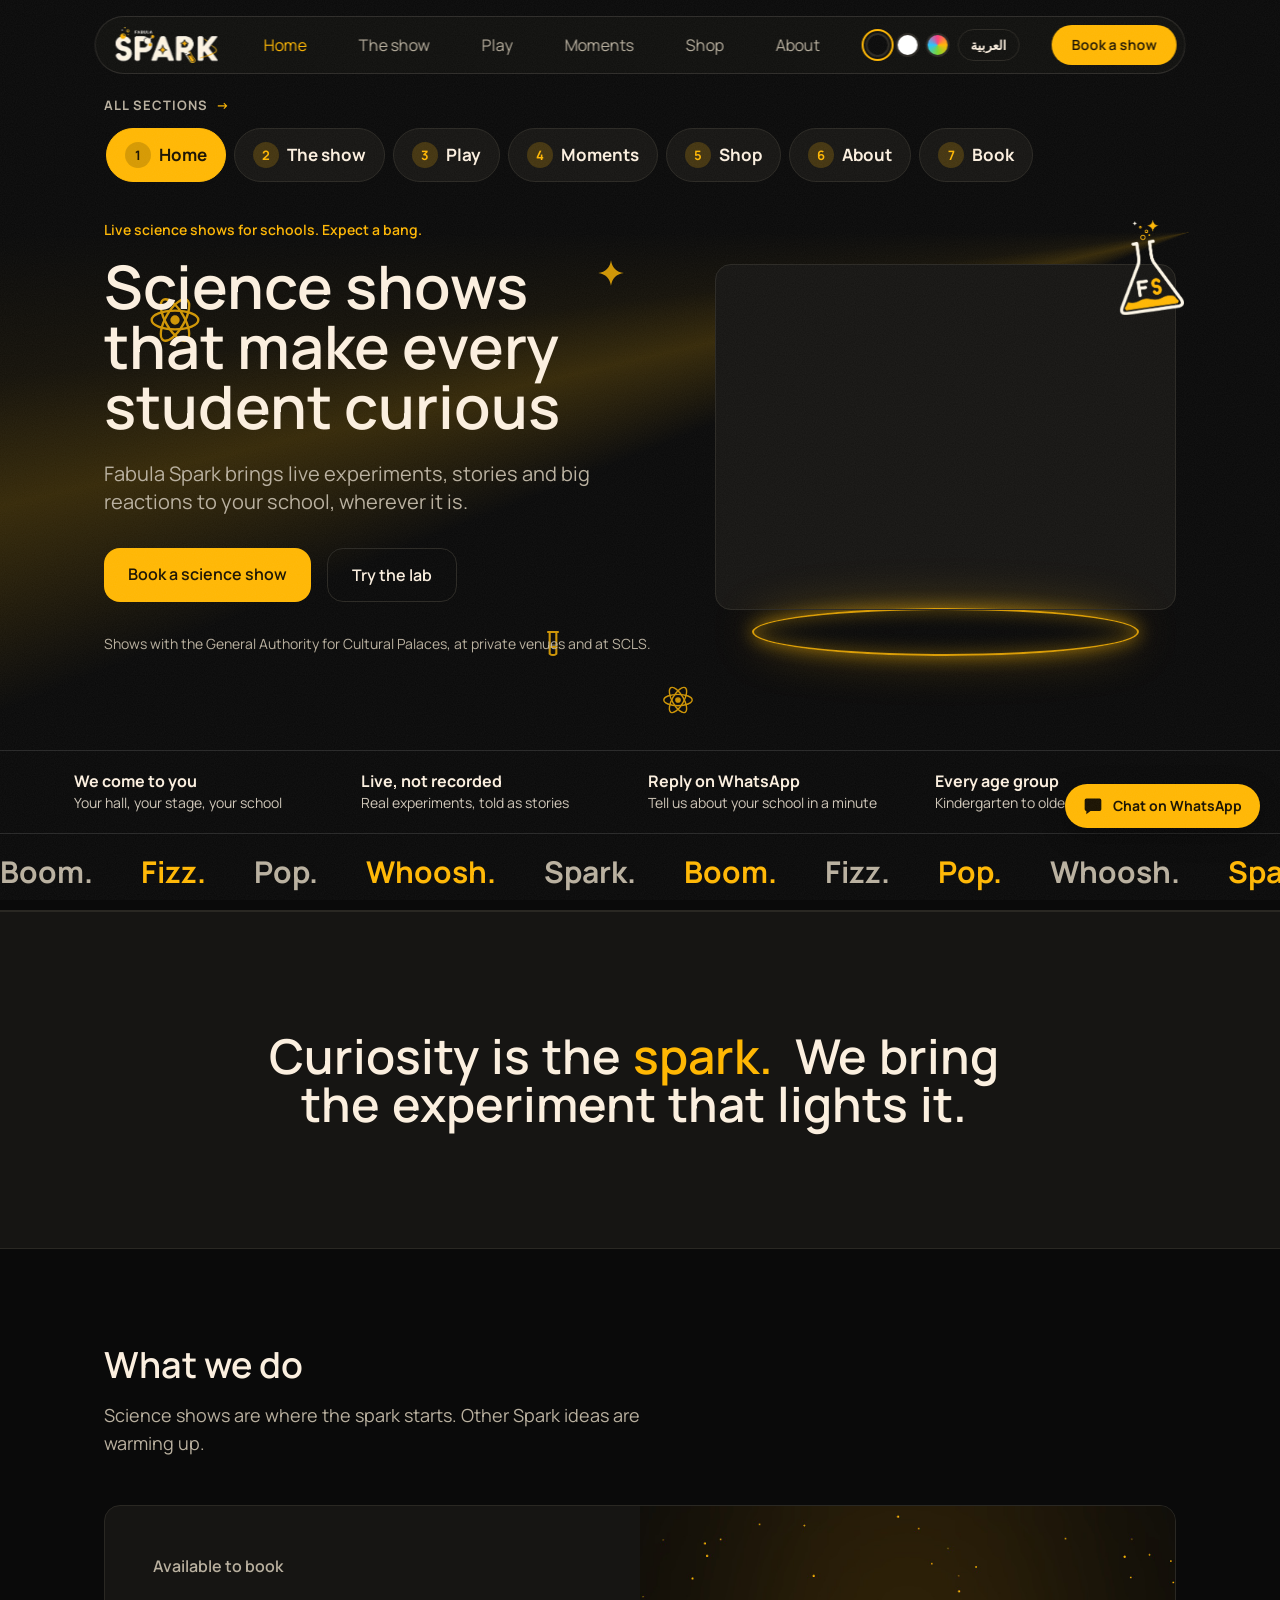
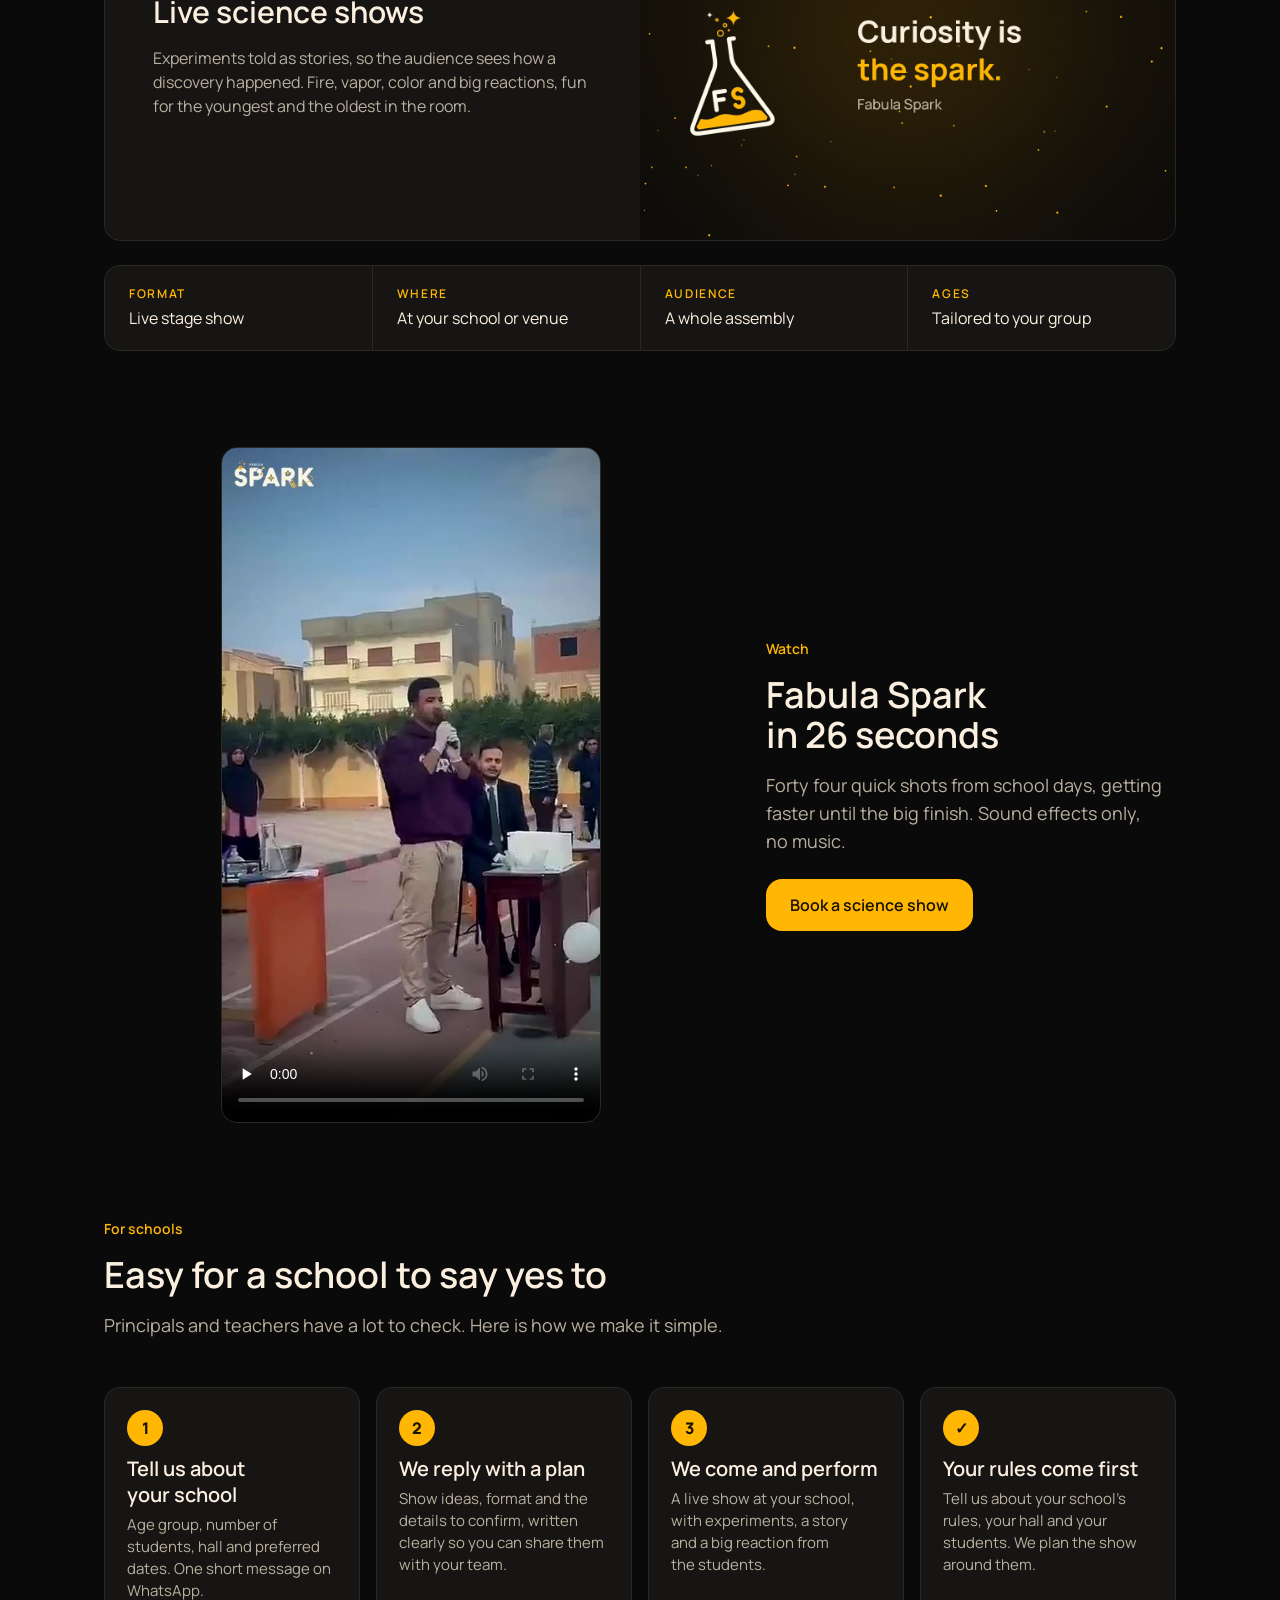
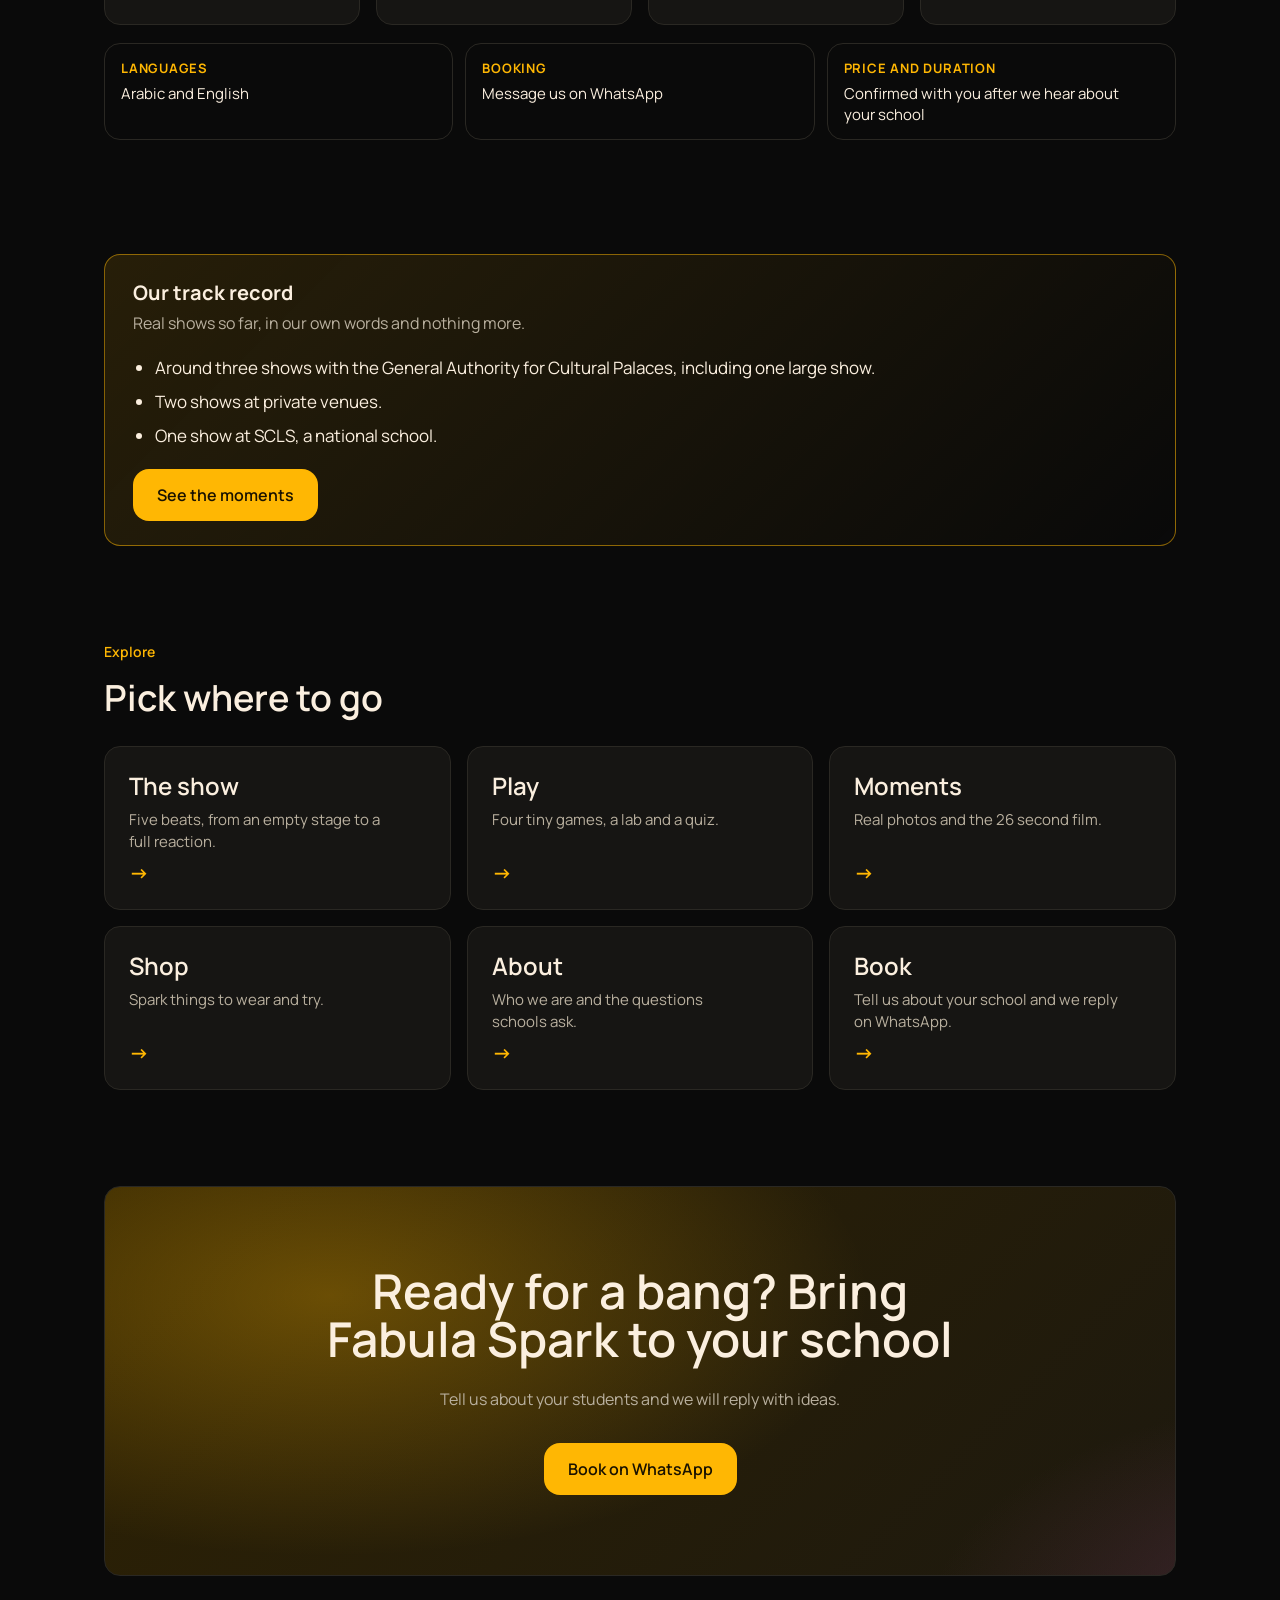
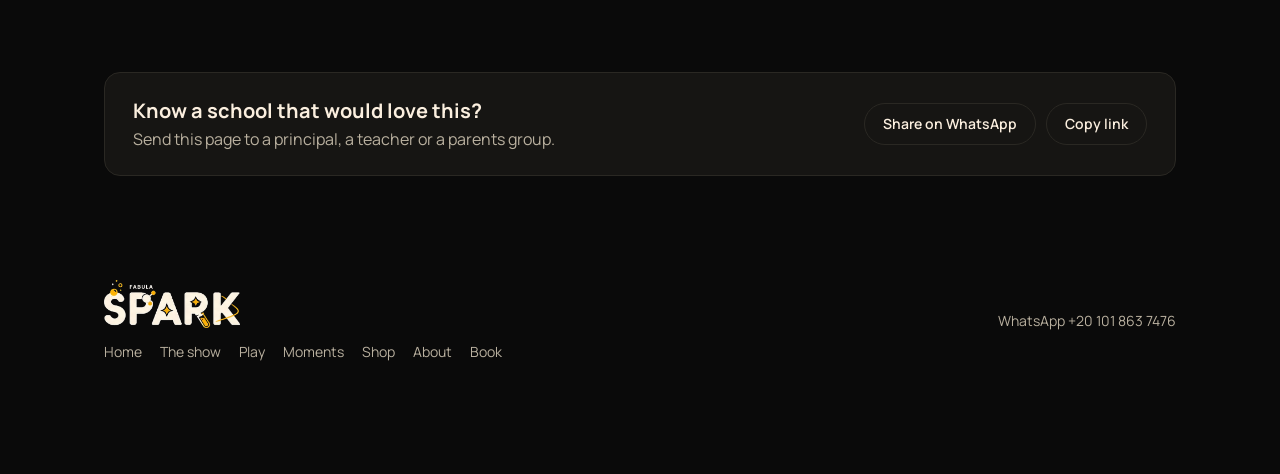
<file: index.html>
<!DOCTYPE html>
<html lang="en" data-ar-title="فيبولا سبارك | عروض علمية حية للمدارس" data-ar-desc="فيبولا سبارك بتقدم عروض علمية حية للمدارس: تجارب وقصص وردود فعل كبيرة تخلي الطلاب فضوليين. احجز عرض علمي على واتساب.">
<head>
<meta charset="utf-8">
<meta name="viewport" content="width=device-width, initial-scale=1">
<title>Fabula Spark | Live science shows for schools</title>
<meta name="description" content="Fabula Spark brings live science shows to schools. Experiments, stories and big reactions that make students curious. Book a science show on WhatsApp.">
<link rel="canonical" href="https://jospark47-jpg.github.io/fabula-spark/">
<meta name="robots" content="index,follow,max-image-preview:large">
<meta property="og:type" content="website"><meta property="og:site_name" content="Fabula Spark"><meta property="og:title" content="Fabula Spark | Live science shows for schools"><meta property="og:description" content="Fabula Spark brings live science shows to schools. Experiments, stories and big reactions that make students curious. Book a science show on WhatsApp."><meta property="og:url" content="https://jospark47-jpg.github.io/fabula-spark/"><meta property="og:image" content="https://jospark47-jpg.github.io/fabula-spark/og-card.jpg"><meta property="og:image:alt" content="Fabula Spark: live science shows for schools, in English and Arabic">
<meta name="twitter:card" content="summary_large_image"><meta name="twitter:title" content="Fabula Spark | Live science shows for schools"><meta name="twitter:description" content="Fabula Spark brings live science shows to schools. Experiments, stories and big reactions that make students curious. Book a science show on WhatsApp."><meta name="twitter:image" content="https://jospark47-jpg.github.io/fabula-spark/og-card.jpg">
<script type="application/ld+json">{"@context": "https://schema.org", "@graph": [{"@type": "Organization", "@id": "https://jospark47-jpg.github.io/fabula-spark/#org", "name": "Fabula Spark", "url": "https://jospark47-jpg.github.io/fabula-spark/", "logo": "https://jospark47-jpg.github.io/fabula-spark/wordmark.png", "image": "https://jospark47-jpg.github.io/fabula-spark/og-card.jpg", "description": "Fabula Spark is an educational brand that brings live science shows to schools.", "founder": {"@id": "https://jospark47-jpg.github.io/fabula-spark/#mahmoud"}, "contactPoint": {"@type": "ContactPoint", "contactType": "bookings", "telephone": "+201018637476", "url": "https://wa.me/201018637476", "availableLanguage": ["Arabic", "English"]}, "alternateName": ["فيبولا سبارك", "فبولا سبارك"]}, {"@type": "Person", "@id": "https://jospark47-jpg.github.io/fabula-spark/#mahmoud", "name": "Mahmoud Abdelhafiz", "alternateName": "محمود عبدالحفيظ", "jobTitle": "Co-founder", "worksFor": {"@id": "https://jospark47-jpg.github.io/fabula-spark/#org"}}, {"@type": "WebSite", "@id": "https://jospark47-jpg.github.io/fabula-spark/#site", "url": "https://jospark47-jpg.github.io/fabula-spark/", "name": "Fabula Spark", "publisher": {"@id": "https://jospark47-jpg.github.io/fabula-spark/#org"}, "inLanguage": "en"}, {"@type": "Service", "@id": "https://jospark47-jpg.github.io/fabula-spark/#show", "name": "Live science shows for schools", "serviceType": "Science show", "provider": {"@id": "https://jospark47-jpg.github.io/fabula-spark/#org"}, "description": "A live stage science show with experiments told as stories, performed at your school or venue for a whole assembly.", "url": "https://jospark47-jpg.github.io/fabula-spark/#what"}, {"@type": "FAQPage", "mainEntity": [{"@type": "Question", "name": "Which ages do you work with?", "acceptedAnswer": {"@type": "Answer", "text": "Tell us your group and we shape the show to fit it."}}, {"@type": "Question", "name": "Where do the shows take place?", "acceptedAnswer": {"@type": "Answer", "text": "We bring the show to you. Tell us your location and we will confirm."}}, {"@type": "Question", "name": "Can the show include a story?", "acceptedAnswer": {"@type": "Answer", "text": "Yes. We wrap experiments in a story that explains how the discovery happened."}}, {"@type": "Question", "name": "Do you only do science shows?", "acceptedAnswer": {"@type": "Answer", "text": "Science shows are our focus today. More Spark experiences are on the way."}}, {"@type": "Question", "name": "How do we book?", "acceptedAnswer": {"@type": "Answer", "text": "Send us a message with your school, age group and preferred dates."}}]}]}</script>
<link rel="icon" type="image/png" href="favicon.png">
<script>(function(){var m={"beats": "show.html", "screen": "show.html", "temp": "show.html", "lab": "play.html", "play": "play.html", "quiz": "play.html", "gallery": "moments.html", "yard": "moments.html", "shop": "shop.html", "team": "about.html", "faq": "about.html", "voices": "about.html", "how": "book.html", "planner": "book.html", "contact": "book.html"},h=location.hash.slice(1);if(m[h])location.replace(m[h]+"#"+h)})();</script>
<script>(function(){try{var t=localStorage.getItem('fs_theme'),l=localStorage.getItem('fs_lang'),d=document.documentElement;if(t==='light'||t==='kids')d.setAttribute('data-theme',t);if(l==='ar'){d.lang='ar';d.dir='rtl'}}catch(e){}window.INK=function(){return getComputedStyle(document.documentElement).getPropertyValue('--text').trim()||'#fbefdf'}})();</script>
<link rel="preconnect" href="https://fonts.googleapis.com">
<link href="https://fonts.googleapis.com/css2?family=Manrope:wght@400;500;600;700&display=swap" rel="stylesheet">
<link rel="stylesheet" href="style.css">
</head>
<body>
<a class="skip" href="#main">Skip to content</a>
<div class="prog" id="prog"></div>
<div class="cursorlight" id="cl"></div>
<canvas id="trail"></canvas>
<nav class="nav"><a href="./" aria-label="Fabula Spark home"><img src="wordmark.png" alt="Fabula Spark"></a><div class="menu" id="menu"><a href="./" class="act" aria-current="page">Home</a><a href="show.html">The show</a><a href="play.html">Play</a><a href="moments.html">Moments</a><a href="shop.html">Shop</a><a href="about.html">About</a></div><div class="tools"><div class="sw" role="group" aria-label="Theme"><button type="button" class="s-d" data-th="dark" aria-label="Dark theme"></button><button type="button" class="s-l" data-th="light" aria-label="Light theme"></button><button type="button" class="s-k" data-th="kids" aria-label="Colorful kids theme"></button></div><button type="button" class="tb" id="langb" aria-label="Switch language">العربية</button></div><a class="btn mag" href="book.html#planner">Book a show</a><button type="button" class="nm" id="nm" aria-label="Menu" aria-expanded="false" aria-controls="menu"><i></i><i></i><i></i></button></nav>
<a class="wa" id="wa" href="https://wa.me/201018637476?text=Hello%20Fabula%20Spark%2C%20I%20have%20a%20question." target="_blank" rel="noopener" aria-label="Chat on WhatsApp"><svg viewBox="0 0 24 24" fill="currentColor"><path d="M4 3h16a2 2 0 0 1 2 2v11a2 2 0 0 1-2 2H9l-5 4v-4a2 2 0 0 1-2-2V5a2 2 0 0 1 2-2z"/></svg><span>Chat on WhatsApp</span></a>
<main id="main">
<nav class="pstrip ptop" aria-label="Sections"><div class="wrap"><p class="pstl">All sections</p><div class="pst"><a href="./" class="act" aria-current="page"><b>1</b>Home</a><a href="show.html"><b>2</b>The show</a><a href="play.html"><b>3</b>Play</a><a href="moments.html"><b>4</b>Moments</a><a href="shop.html"><b>5</b>Shop</a><a href="about.html"><b>6</b>About</a><a href="book.html"><b>7</b>Book</a></div></div></nav>

<div class="wrap">
<header class="hero" id="hero">
 <div class="beamwrap" aria-hidden="true"><div class="beam"></div></div>
 <div class="float " style="left:4%;top:18%;--d:-14"><svg style="animation-duration:8s;animation-delay:-1s" width="56" height="56" viewBox="0 0 48 48" fill="none" stroke="currentColor" stroke-width="2"><ellipse cx="24" cy="24" rx="20" ry="8"/><ellipse cx="24" cy="24" rx="20" ry="8" transform="rotate(60 24 24)"/><ellipse cx="24" cy="24" rx="20" ry="8" transform="rotate(120 24 24)"/><circle cx="24" cy="24" r="3" fill="currentColor"/></svg></div><div class="float " style="left:46%;top:12%;--d:22"><svg style="animation-duration:6s;animation-delay:-3s" width="28" height="28" viewBox="0 0 48 48" fill="currentColor"><path d="M24 2c2 13 9 20 22 22-13 2-20 9-22 22-2-13-9-20-22-22C15 22 22 15 24 2z"/></svg></div><div class="float hide-m" style="left:88%;top:62%;--d:-26"><svg style="animation-duration:9s;animation-delay:-2s" width="36" height="36" viewBox="0 0 48 48" fill="none" stroke="currentColor" stroke-width="2.5"><circle cx="24" cy="24" r="18"/><path d="M14 20a11 11 0 0 1 8-8" stroke-linecap="round"/></svg></div><div class="float hide-m" style="left:40%;top:78%;--d:18"><svg style="animation-duration:7s;animation-delay:-4s" width="40" height="40" viewBox="0 0 48 48" fill="none" stroke="currentColor" stroke-width="2.5" stroke-linecap="round"><path d="M18 6h12M20 6v26a6 6 0 0 0 8 0V6"/><path d="M20 24h8" /></svg></div><div class="float hide-m" style="left:92%;top:20%;--d:30"><svg style="animation-duration:5s;animation-delay:-1s" width="18" height="18" viewBox="0 0 48 48" fill="currentColor"><path d="M24 2c2 13 9 20 22 22-13 2-20 9-22 22-2-13-9-20-22-22C15 22 22 15 24 2z"/></svg></div><div class="float hide-m" style="left:52%;top:88%;--d:-10"><svg style="animation-duration:10s;animation-delay:-5s" width="34" height="34" viewBox="0 0 48 48" fill="none" stroke="currentColor" stroke-width="2"><ellipse cx="24" cy="24" rx="20" ry="8"/><ellipse cx="24" cy="24" rx="20" ry="8" transform="rotate(60 24 24)"/><ellipse cx="24" cy="24" rx="20" ry="8" transform="rotate(120 24 24)"/><circle cx="24" cy="24" r="3" fill="currentColor"/></svg></div>
 <div>
  <p class="eyebrow he" style="--d:100ms">Live science shows for schools. Expect a bang.</p>
  <h1 class="he" style="--d:200ms">Science shows that make every student curious</h1>
  <p class="sub he" style="--d:350ms">Fabula Spark brings live experiments, stories and big reactions to your school, wherever it is.</p>
  <div class="cta he" style="--d:500ms"><a class="btn mag" href="book.html#planner">Book a science show</a><a class="btn ghost mag" href="play.html">Try the lab</a></div>
  <p class="proof he" style="--d:650ms">Shows with the General Authority for Cultural Palaces, at private venues and at SCLS.</p>
 </div>
 <div class="visual he tilt" style="--d:300ms" data-tilt><img class="flaskfloat" src="flask.png" alt="" style="height:auto"><div class="vi"><img src="h1.jpg" alt="A column of vapor rising on stage during a Fabula Spark science show"><img src="g3.jpg" alt="A presenter and two students at an experiment table on stage" loading="lazy"><img src="g9.jpg" alt="A burst of fire during a stage experiment" loading="lazy"><img src="g2.jpg" alt="Presenters and students under a balloon arch on a school stage" loading="lazy"></div></div>
</header>
</div>

<div class="qs" role="list"><div class="gi"><p role="listitem"><b>We come to you</b><span>Your hall, your stage, your school</span></p><p role="listitem"><b>Live, not recorded</b><span>Real experiments, told as stories</span></p><p role="listitem"><b>Reply on WhatsApp</b><span>Tell us about your school in a minute</span></p><p role="listitem"><b>Every age group</b><span>Kindergarten to older students</span></p></div></div>
<div class="marq" aria-hidden="true"><div><span>Boom.</span><span>Fizz.</span><span>Pop.</span><span>Whoosh.</span><span>Spark.</span><span>Boom.</span><span>Fizz.</span><span>Pop.</span><span>Whoosh.</span><span>Spark.</span><span>Boom.</span><span>Fizz.</span><span>Pop.</span><span>Whoosh.</span><span>Spark.</span><span>Boom.</span><span>Fizz.</span><span>Pop.</span><span>Whoosh.</span><span>Spark.</span></div></div>
<div class="tag"><div class="wrap"><p id="tl"><span class="w">Curiosity</span><span class="w">is</span><span class="w">the</span><span class="w hl">spark.</span> <span class="w">We</span><span class="w">bring</span><span class="w">the</span><span class="w">experiment</span><span class="w">that</span><span class="w">lights</span><span class="w">it.</span></p></div></div>

<section id="what"><div class="wrap">
 <h2 class="rv">What we do</h2>
 <p class="lead rv" style="--d:80ms">Science shows are where the spark starts. Other Spark ideas are warming up.</p>
 <div class="feature rv" style="--d:120ms"><div class="t"><p class="eyebrow">Available to book</p><h3>Live science shows</h3><p>Experiments told as stories, so the audience sees how a discovery happened. Fire, vapor, color and big reactions, fun for the youngest and the oldest in the room.</p></div><img src="poster3.jpg" alt="Fabula Spark card reading Curiosity is the spark"></div>
 <div class="atg rv"><div><b>Format</b><span>Live stage show</span></div><div><b>Where</b><span>At your school or venue</span></div><div><b>Audience</b><span>A whole assembly</span></div><div><b>Ages</b><span>Tailored to your group</span></div></div>
</div></section>
<section id="watch" style="padding-top:0"><div class="wrap vid">
 <div class="vcard rv" style="max-width:380px;justify-self:center;width:100%"><video controls preload="none" playsinline poster="poster_fast.jpg"><source src="video_fast.mp4" type="video/mp4"></video></div>
 <div class="rv" style="--d:120ms"><p class="eyebrow">Watch</p><h2>Fabula Spark in 26 seconds</h2><p class="lead" style="margin-bottom:24px">Forty four quick shots from school days, getting faster until the big finish. Sound effects only, no music.</p><a class="btn mag" href="book.html#planner">Book a science show</a></div>
</div></section>
<section id="trust" style="padding-top:0"><div class="wrap">
 <p class="eyebrow rv">For schools</p>
 <h2 class="rv" style="--d:60ms">Easy for a school to say yes to</h2>
 <p class="lead rv" style="--d:100ms">Principals and teachers have a lot to check. Here is how we make it simple.</p>
 <div class="trgrid">
  <div class="trc rv"><span class="trn">1</span><h3>Tell us about your school</h3><p>Age group, number of students, hall and preferred dates. One short message on WhatsApp.</p></div>
  <div class="trc rv" style="--d:60ms"><span class="trn">2</span><h3>We reply with a plan</h3><p>Show ideas, format and the details to confirm, written clearly so you can share them with your team.</p></div>
  <div class="trc rv" style="--d:120ms"><span class="trn">3</span><h3>We come and perform</h3><p>A live show at your school, with experiments, a story and a big reaction from the students.</p></div>
  <div class="trc rv" style="--d:180ms"><span class="trn">&#10003;</span><h3>Your rules come first</h3><p>Tell us about your school's rules, your hall and your students. We plan the show around them.</p></div>
 </div>
 <div class="trfact rv">
  <p><b>Languages</b> Arabic and English</p><p><b>Booking</b> Message us on WhatsApp</p><p><b>Price and duration</b> Confirmed with you after we hear about your school</p>
 </div>
</div></section>

<section id="record" style="padding-top:0"><div class="wrap"><div class="trproof rv" style="align-items:flex-start;flex-direction:column"><div><b>Our track record</b><p>Real shows so far, in our own words and nothing more.</p></div><ul class="trlist"><li>Around three shows with the General Authority for Cultural Palaces, including one large show.</li><li>Two shows at private venues.</li><li>One show at SCLS, a national school.</li></ul><a class="btn" href="moments.html">See the moments</a></div></div></section>

<section id="explore" style="padding-top:0"><div class="wrap"><p class="eyebrow rv">Explore</p><h2 class="rv" style="--d:60ms">Pick where to go</h2><div class="xp" style="margin-top:28px"><a class="xc rv" style="--d:0ms" href="show.html"><h3>The show</h3><p>Five beats, from an empty stage to a full reaction.</p><span class="go" aria-hidden="true"></span></a><a class="xc rv" style="--d:60ms" href="play.html"><h3>Play</h3><p>Four tiny games, a lab and a quiz.</p><span class="go" aria-hidden="true"></span></a><a class="xc rv" style="--d:120ms" href="moments.html"><h3>Moments</h3><p>Real photos and the 26 second film.</p><span class="go" aria-hidden="true"></span></a><a class="xc rv" style="--d:180ms" href="shop.html"><h3>Shop</h3><p>Spark things to wear and try.</p><span class="go" aria-hidden="true"></span></a><a class="xc rv" style="--d:240ms" href="about.html"><h3>About</h3><p>Who we are and the questions schools ask.</p><span class="go" aria-hidden="true"></span></a><a class="xc rv" style="--d:300ms" href="book.html"><h3>Book</h3><p>Tell us about your school and we reply on WhatsApp.</p><span class="go" aria-hidden="true"></span></a></div></div></section>
<section style="padding-top:0"><div class="wrap">
 <div class="final rv">
  <h2>Ready for a bang? Bring Fabula Spark to your school</h2>
  <p>Tell us about your students and we will reply with ideas.</p>
  <a class="btn mag" href="https://wa.me/201018637476?text=Hello%20Fabula%20Spark%2C%20I%20would%20like%20to%20book%20a%20science%20show%20for%20our%20school." target="_blank" rel="noopener">Book on WhatsApp</a>
 </div>
</div></section>
</main>
<section class="shbar" aria-label="Share"><div class="wrap"><div class="shin"><div><b>Know a school that would love this?</b><p>Send this page to a principal, a teacher or a parents group.</p></div><div class="shb"><a class="chip shwa" target="_blank" rel="noopener" href="#">Share on WhatsApp</a><button type="button" class="chip shcp">Copy link</button><button type="button" class="chip shnt" hidden>Share&hellip;</button></div></div></div></section>
<footer><div class="fl"><img src="wordmark.png" alt="Fabula Spark" style="height:48px;width:auto"><nav class="fnav" aria-label="Pages"><a href="./">Home</a><a href="show.html">The show</a><a href="play.html">Play</a><a href="moments.html">Moments</a><a href="shop.html">Shop</a><a href="about.html">About</a><a href="book.html">Book</a></nav></div><a href="https://wa.me/201018637476" target="_blank" rel="noopener">WhatsApp +20 101 863 7476</a></footer>
<div class="mbar"><a class="btn" href="book.html#planner">Book a show</a><a class="btn ghost" href="https://wa.me/201018637476?text=Hello%20Fabula%20Spark%2C%20I%20would%20like%20to%20book%20a%20science%20show." target="_blank" rel="noopener">WhatsApp</a></div>
<dialog id="lb" aria-label="Photo viewer"><div class="in"><img id="lbi" alt=""></div><button class="x" aria-label="Close">&#10005;</button><button class="pv" aria-label="Previous photo">&#8592;</button><button class="nx" aria-label="Next photo">&#8594;</button><p id="lbc"></p></dialog>
<script src="app.js"></script>
</body>
</html>
</file>
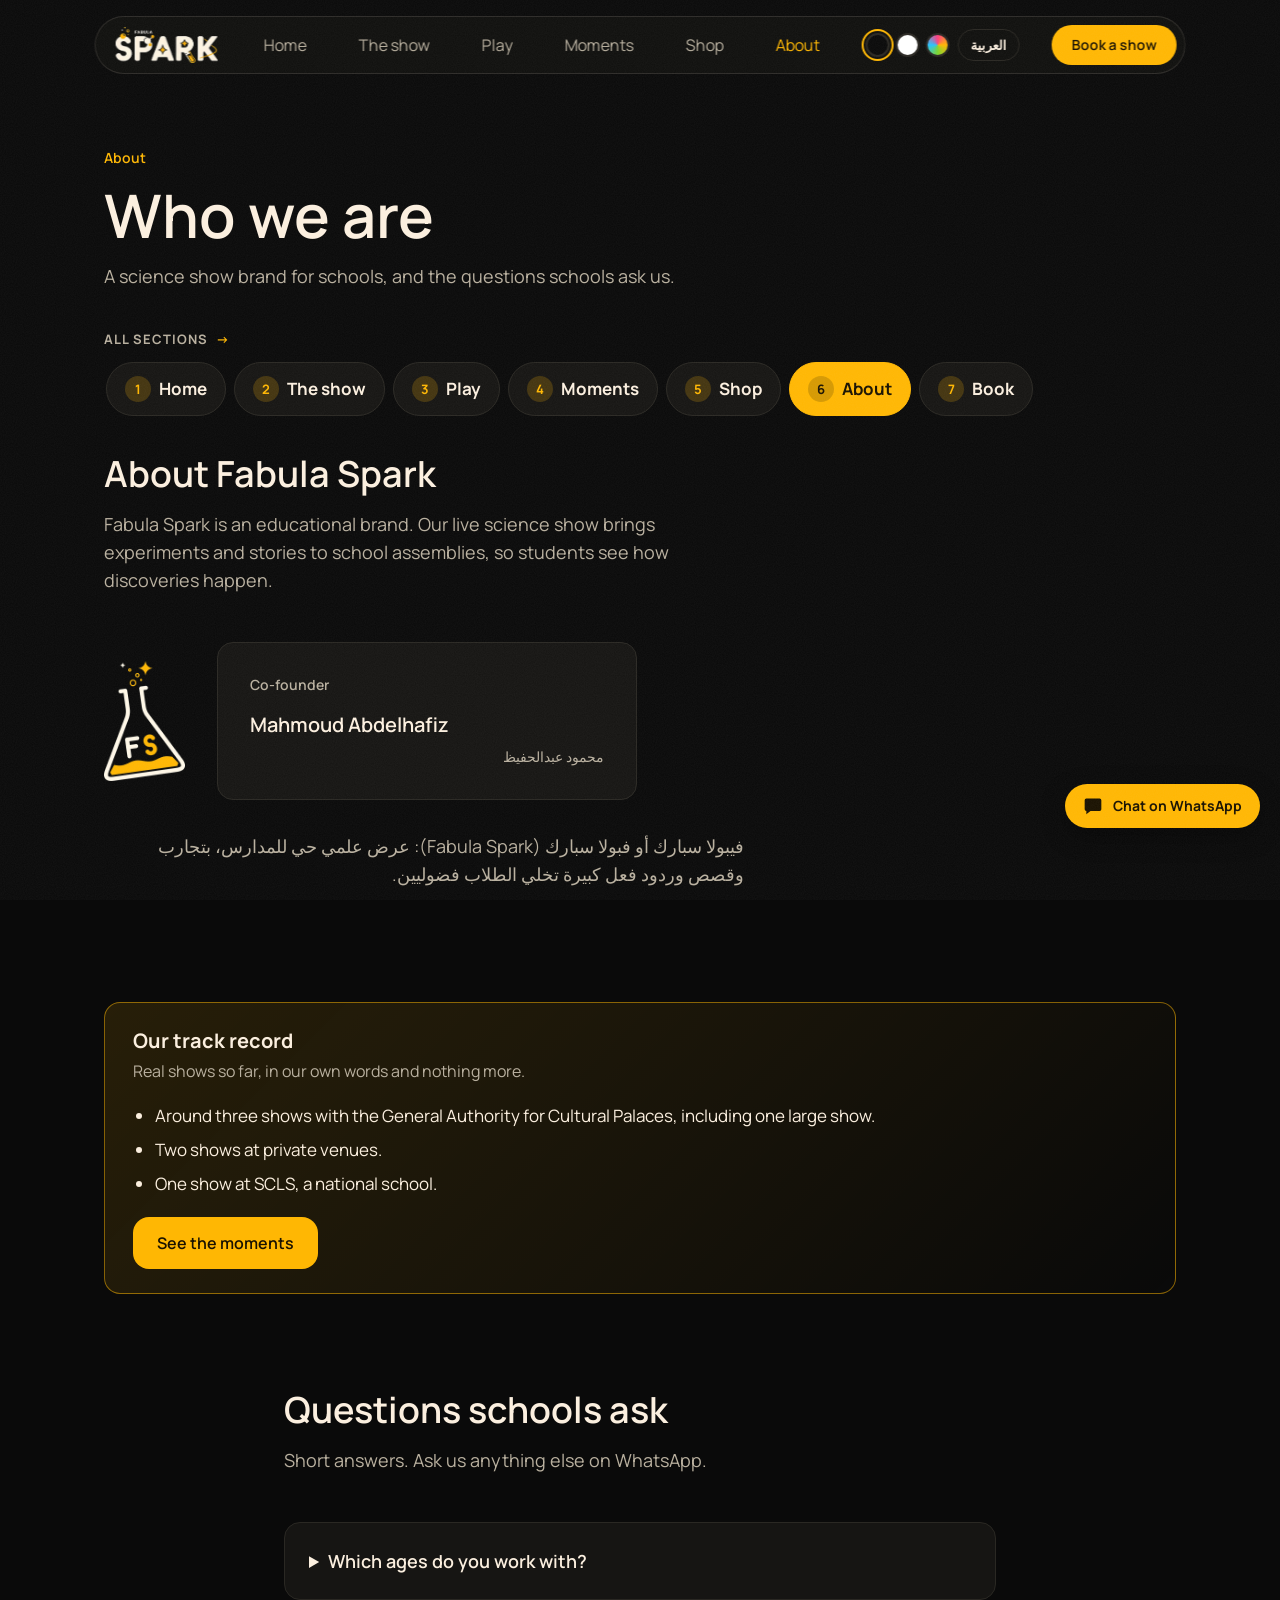
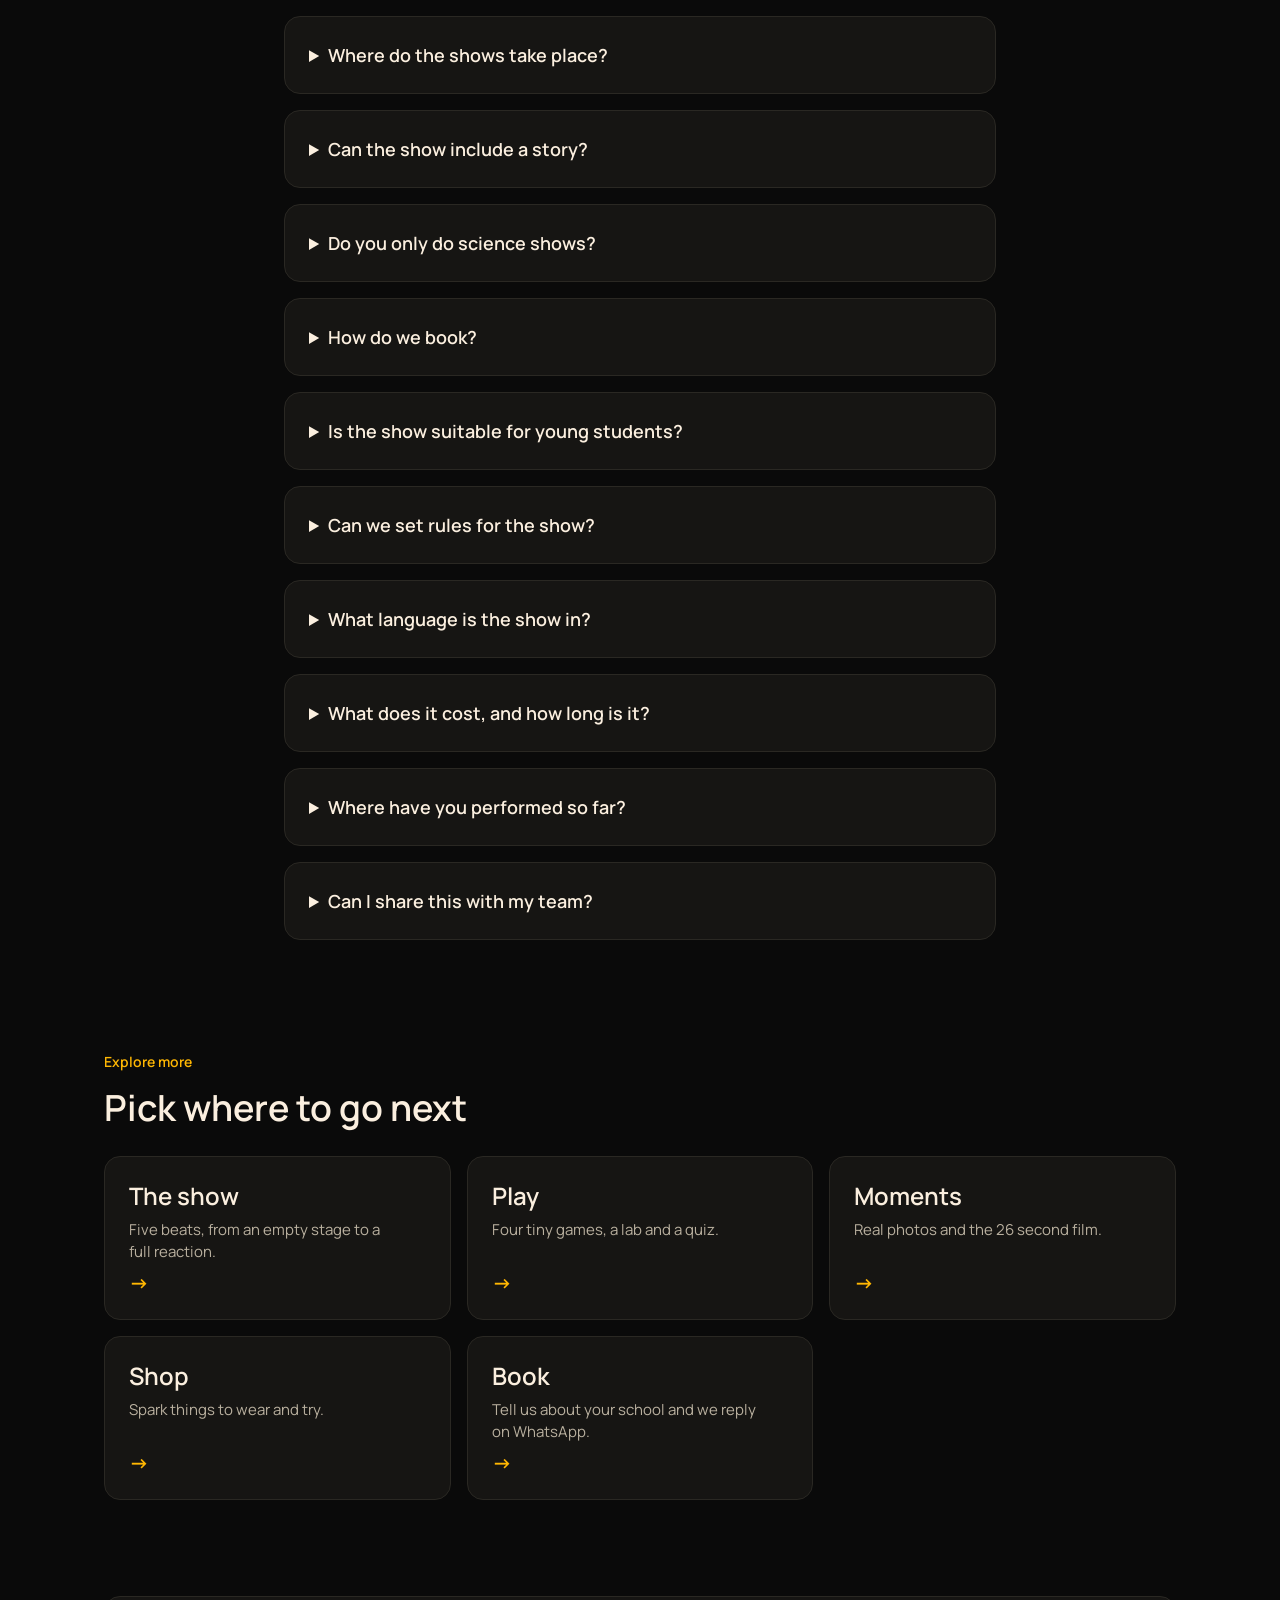
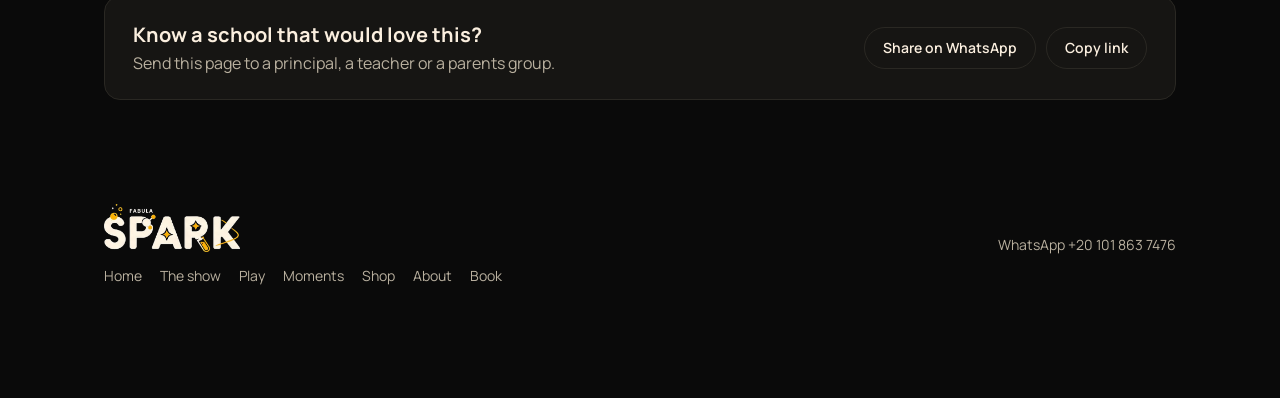
<file: about.html>
<!DOCTYPE html>
<html lang="en" data-ar-title="من نحن والأسئلة | فيبولا سبارك" data-ar-desc="عن فيبولا سبارك، علامة تعليمية بتقدم عروض علمية حية للمدارس، وإجابات الأسئلة الشائعة.">
<head>
<meta charset="utf-8">
<meta name="viewport" content="width=device-width, initial-scale=1">
<title>About and FAQ | Fabula Spark</title>
<meta name="description" content="About Fabula Spark, an educational brand that brings live science shows to schools, plus answers to common questions.">
<link rel="canonical" href="https://jospark47-jpg.github.io/fabula-spark/about.html">
<meta name="robots" content="index,follow,max-image-preview:large">
<meta property="og:type" content="website"><meta property="og:site_name" content="Fabula Spark"><meta property="og:title" content="About and FAQ | Fabula Spark"><meta property="og:description" content="About Fabula Spark, an educational brand that brings live science shows to schools, plus answers to common questions."><meta property="og:url" content="https://jospark47-jpg.github.io/fabula-spark/about.html"><meta property="og:image" content="https://jospark47-jpg.github.io/fabula-spark/og-card.jpg"><meta property="og:image:alt" content="Fabula Spark: live science shows for schools, in English and Arabic">
<meta name="twitter:card" content="summary_large_image"><meta name="twitter:title" content="About and FAQ | Fabula Spark"><meta name="twitter:description" content="About Fabula Spark, an educational brand that brings live science shows to schools, plus answers to common questions."><meta name="twitter:image" content="https://jospark47-jpg.github.io/fabula-spark/og-card.jpg">
<script type="application/ld+json">{"@context": "https://schema.org", "@graph": [{"@type": "Organization", "@id": "https://jospark47-jpg.github.io/fabula-spark/#org", "name": "Fabula Spark", "url": "https://jospark47-jpg.github.io/fabula-spark/", "logo": "https://jospark47-jpg.github.io/fabula-spark/wordmark.png", "image": "https://jospark47-jpg.github.io/fabula-spark/og-card.jpg", "description": "Fabula Spark is an educational brand that brings live science shows to schools.", "founder": {"@id": "https://jospark47-jpg.github.io/fabula-spark/#mahmoud"}, "contactPoint": {"@type": "ContactPoint", "contactType": "bookings", "telephone": "+201018637476", "url": "https://wa.me/201018637476", "availableLanguage": ["Arabic", "English"]}, "alternateName": ["فيبولا سبارك", "فبولا سبارك"]}, {"@type": "Person", "@id": "https://jospark47-jpg.github.io/fabula-spark/#mahmoud", "name": "Mahmoud Abdelhafiz", "alternateName": "محمود عبدالحفيظ", "jobTitle": "Co-founder", "worksFor": {"@id": "https://jospark47-jpg.github.io/fabula-spark/#org"}}, {"@type": "WebSite", "@id": "https://jospark47-jpg.github.io/fabula-spark/#site", "url": "https://jospark47-jpg.github.io/fabula-spark/", "name": "Fabula Spark", "publisher": {"@id": "https://jospark47-jpg.github.io/fabula-spark/#org"}, "inLanguage": "en"}, {"@type": "Service", "@id": "https://jospark47-jpg.github.io/fabula-spark/#show", "name": "Live science shows for schools", "serviceType": "Science show", "provider": {"@id": "https://jospark47-jpg.github.io/fabula-spark/#org"}, "description": "A live stage science show with experiments told as stories, performed at your school or venue for a whole assembly.", "url": "https://jospark47-jpg.github.io/fabula-spark/#what"}, {"@type": "FAQPage", "mainEntity": [{"@type": "Question", "name": "Which ages do you work with?", "acceptedAnswer": {"@type": "Answer", "text": "Tell us your group and we shape the show to fit it."}}, {"@type": "Question", "name": "Where do the shows take place?", "acceptedAnswer": {"@type": "Answer", "text": "We bring the show to you. Tell us your location and we will confirm."}}, {"@type": "Question", "name": "Can the show include a story?", "acceptedAnswer": {"@type": "Answer", "text": "Yes. We wrap experiments in a story that explains how the discovery happened."}}, {"@type": "Question", "name": "Do you only do science shows?", "acceptedAnswer": {"@type": "Answer", "text": "Science shows are our focus today. More Spark experiences are on the way."}}, {"@type": "Question", "name": "How do we book?", "acceptedAnswer": {"@type": "Answer", "text": "Send us a message with your school, age group and preferred dates."}}]}]}</script>
<link rel="icon" type="image/png" href="favicon.png">
<script>(function(){try{var t=localStorage.getItem('fs_theme'),l=localStorage.getItem('fs_lang'),d=document.documentElement;if(t==='light'||t==='kids')d.setAttribute('data-theme',t);if(l==='ar'){d.lang='ar';d.dir='rtl'}}catch(e){}window.INK=function(){return getComputedStyle(document.documentElement).getPropertyValue('--text').trim()||'#fbefdf'}})();</script>
<link rel="preconnect" href="https://fonts.googleapis.com">
<link href="https://fonts.googleapis.com/css2?family=Manrope:wght@400;500;600;700&display=swap" rel="stylesheet">
<link rel="stylesheet" href="style.css">
</head>
<body>
<a class="skip" href="#main">Skip to content</a>
<div class="prog" id="prog"></div>
<div class="cursorlight" id="cl"></div>
<canvas id="trail"></canvas>
<nav class="nav"><a href="./" aria-label="Fabula Spark home"><img src="wordmark.png" alt="Fabula Spark"></a><div class="menu" id="menu"><a href="./">Home</a><a href="show.html">The show</a><a href="play.html">Play</a><a href="moments.html">Moments</a><a href="shop.html">Shop</a><a href="about.html" class="act" aria-current="page">About</a></div><div class="tools"><div class="sw" role="group" aria-label="Theme"><button type="button" class="s-d" data-th="dark" aria-label="Dark theme"></button><button type="button" class="s-l" data-th="light" aria-label="Light theme"></button><button type="button" class="s-k" data-th="kids" aria-label="Colorful kids theme"></button></div><button type="button" class="tb" id="langb" aria-label="Switch language">العربية</button></div><a class="btn mag" href="book.html#planner">Book a show</a><button type="button" class="nm" id="nm" aria-label="Menu" aria-expanded="false" aria-controls="menu"><i></i><i></i><i></i></button></nav>
<a class="wa" id="wa" href="https://wa.me/201018637476?text=Hello%20Fabula%20Spark%2C%20I%20have%20a%20question." target="_blank" rel="noopener" aria-label="Chat on WhatsApp"><svg viewBox="0 0 24 24" fill="currentColor"><path d="M4 3h16a2 2 0 0 1 2 2v11a2 2 0 0 1-2 2H9l-5 4v-4a2 2 0 0 1-2-2V5a2 2 0 0 1 2-2z"/></svg><span>Chat on WhatsApp</span></a>
<main id="main">
<header class="phead"><div class="wrap"><p class="eyebrow rv">About</p><h1 class="rv" style="--d:60ms">Who we are</h1><p class="lead rv" style="--d:120ms">A science show brand for schools, and the questions schools ask us.</p></div></header>
<nav class="pstrip" aria-label="Sections"><div class="wrap"><p class="pstl">All sections</p><div class="pst"><a href="./"><b>1</b>Home</a><a href="show.html"><b>2</b>The show</a><a href="play.html"><b>3</b>Play</a><a href="moments.html"><b>4</b>Moments</a><a href="shop.html"><b>5</b>Shop</a><a href="about.html" class="act" aria-current="page"><b>6</b>About</a><a href="book.html"><b>7</b>Book</a></div></div></nav>
<section id="team" style="padding-top:0"><div class="wrap">
 <h2 class="rv">About Fabula Spark</h2>
 <p class="lead rv" style="--d:80ms">Fabula Spark is an educational brand. Our live science show brings experiments and stories to school assemblies, so students see how discoveries happen.</p>
 <div class="aboutflex rv" style="--d:120ms"><img src="flasklogo.png" alt="Fabula Spark flask logo with the letters FS" loading="lazy"><div class="card" style="max-width:420px;flex:1;min-width:260px"><p class="num">Co-founder</p><h3>Mahmoud Abdelhafiz</h3><p lang="ar" dir="rtl" style="font-family:inherit">محمود عبدالحفيظ</p></div></div>
 <p class="lead rv" lang="ar" dir="rtl" style="--d:160ms;margin:32px 0 0">فيبولا سبارك أو فبولا سبارك (Fabula Spark): عرض علمي حي للمدارس، بتجارب وقصص وردود فعل كبيرة تخلي الطلاب فضوليين.</p>
</div></section>
<section id="record" style="padding-top:0"><div class="wrap"><div class="trproof rv" style="align-items:flex-start;flex-direction:column"><div><b>Our track record</b><p>Real shows so far, in our own words and nothing more.</p></div><ul class="trlist"><li>Around three shows with the General Authority for Cultural Palaces, including one large show.</li><li>Two shows at private venues.</li><li>One show at SCLS, a national school.</li></ul><a class="btn" href="moments.html">See the moments</a></div></div></section>

<section id="voices" hidden aria-hidden="true"><!-- Placeholder: add real teacher and parent quotes here, with permission. Nothing is shown until then. --></section>
<section id="faq" style="padding-top:0"><div class="wrap" style="max-width:760px">
 <h2 class="rv">Questions schools ask</h2>
 <p class="lead rv" style="--d:80ms">Short answers. Ask us anything else on WhatsApp.</p>
 <details class="rv"><summary>Which ages do you work with?</summary><p>Tell us your group and we shape the show to fit it.</p></details>
 <details class="rv"><summary>Where do the shows take place?</summary><p>We bring the show to you. Tell us your location and we will confirm.</p></details>
 <details class="rv"><summary>Can the show include a story?</summary><p>Yes. We wrap experiments in a story that explains how the discovery happened.</p></details>
 <details class="rv"><summary>Do you only do science shows?</summary><p>Science shows are our focus today. More Spark experiences are on the way.</p></details>
 <details class="rv"><summary>How do we book?</summary><p>Send us a message with your school, age group and preferred dates.</p></details>
<details class="rv"><summary>Is the show suitable for young students?</summary><p>We shape the show to the age group you tell us about, from kindergarten to older students.</p></details><details class="rv"><summary>Can we set rules for the show?</summary><p>Yes. Tell us about your school's rules and your hall, and we plan the show around them.</p></details><details class="rv"><summary>What language is the show in?</summary><p>Arabic or English. Tell us what your students need.</p></details><details class="rv"><summary>What does it cost, and how long is it?</summary><p>It depends on your school, hall and group. We send the details after you message us, before anything is confirmed.</p></details><details class="rv"><summary>Where have you performed so far?</summary><p>Around three shows with the General Authority for Cultural Palaces, including one large show. Two shows at private venues, and one show at SCLS, a national school.</p></details><details class="rv"><summary>Can I share this with my team?</summary><p>Yes. Use the share buttons at the bottom of any page to send it on WhatsApp or copy the link.</p></details></div></section><section id="proof" hidden aria-hidden="true"><!-- Placeholder: add a school logo row, reference letters or a real quote here, with permission. Nothing is shown until then. --></section>
<section id="explore" style="padding-top:0"><div class="wrap"><p class="eyebrow rv">Explore more</p><h2 class="rv" style="--d:60ms">Pick where to go next</h2><div class="xp" style="margin-top:28px"><a class="xc rv" style="--d:0ms" href="show.html"><h3>The show</h3><p>Five beats, from an empty stage to a full reaction.</p><span class="go" aria-hidden="true"></span></a><a class="xc rv" style="--d:60ms" href="play.html"><h3>Play</h3><p>Four tiny games, a lab and a quiz.</p><span class="go" aria-hidden="true"></span></a><a class="xc rv" style="--d:120ms" href="moments.html"><h3>Moments</h3><p>Real photos and the 26 second film.</p><span class="go" aria-hidden="true"></span></a><a class="xc rv" style="--d:180ms" href="shop.html"><h3>Shop</h3><p>Spark things to wear and try.</p><span class="go" aria-hidden="true"></span></a><a class="xc rv" style="--d:240ms" href="book.html"><h3>Book</h3><p>Tell us about your school and we reply on WhatsApp.</p><span class="go" aria-hidden="true"></span></a></div></div></section>
</main>
<section class="shbar" aria-label="Share"><div class="wrap"><div class="shin"><div><b>Know a school that would love this?</b><p>Send this page to a principal, a teacher or a parents group.</p></div><div class="shb"><a class="chip shwa" target="_blank" rel="noopener" href="#">Share on WhatsApp</a><button type="button" class="chip shcp">Copy link</button><button type="button" class="chip shnt" hidden>Share&hellip;</button></div></div></div></section>
<footer><div class="fl"><img src="wordmark.png" alt="Fabula Spark" style="height:48px;width:auto"><nav class="fnav" aria-label="Pages"><a href="./">Home</a><a href="show.html">The show</a><a href="play.html">Play</a><a href="moments.html">Moments</a><a href="shop.html">Shop</a><a href="about.html">About</a><a href="book.html">Book</a></nav></div><a href="https://wa.me/201018637476" target="_blank" rel="noopener">WhatsApp +20 101 863 7476</a></footer>
<div class="mbar"><a class="btn" href="book.html#planner">Book a show</a><a class="btn ghost" href="https://wa.me/201018637476?text=Hello%20Fabula%20Spark%2C%20I%20would%20like%20to%20book%20a%20science%20show." target="_blank" rel="noopener">WhatsApp</a></div>
<dialog id="lb" aria-label="Photo viewer"><div class="in"><img id="lbi" alt=""></div><button class="x" aria-label="Close">&#10005;</button><button class="pv" aria-label="Previous photo">&#8592;</button><button class="nx" aria-label="Next photo">&#8594;</button><p id="lbc"></p></dialog>
<script src="app.js"></script>
</body>
</html>
</file>
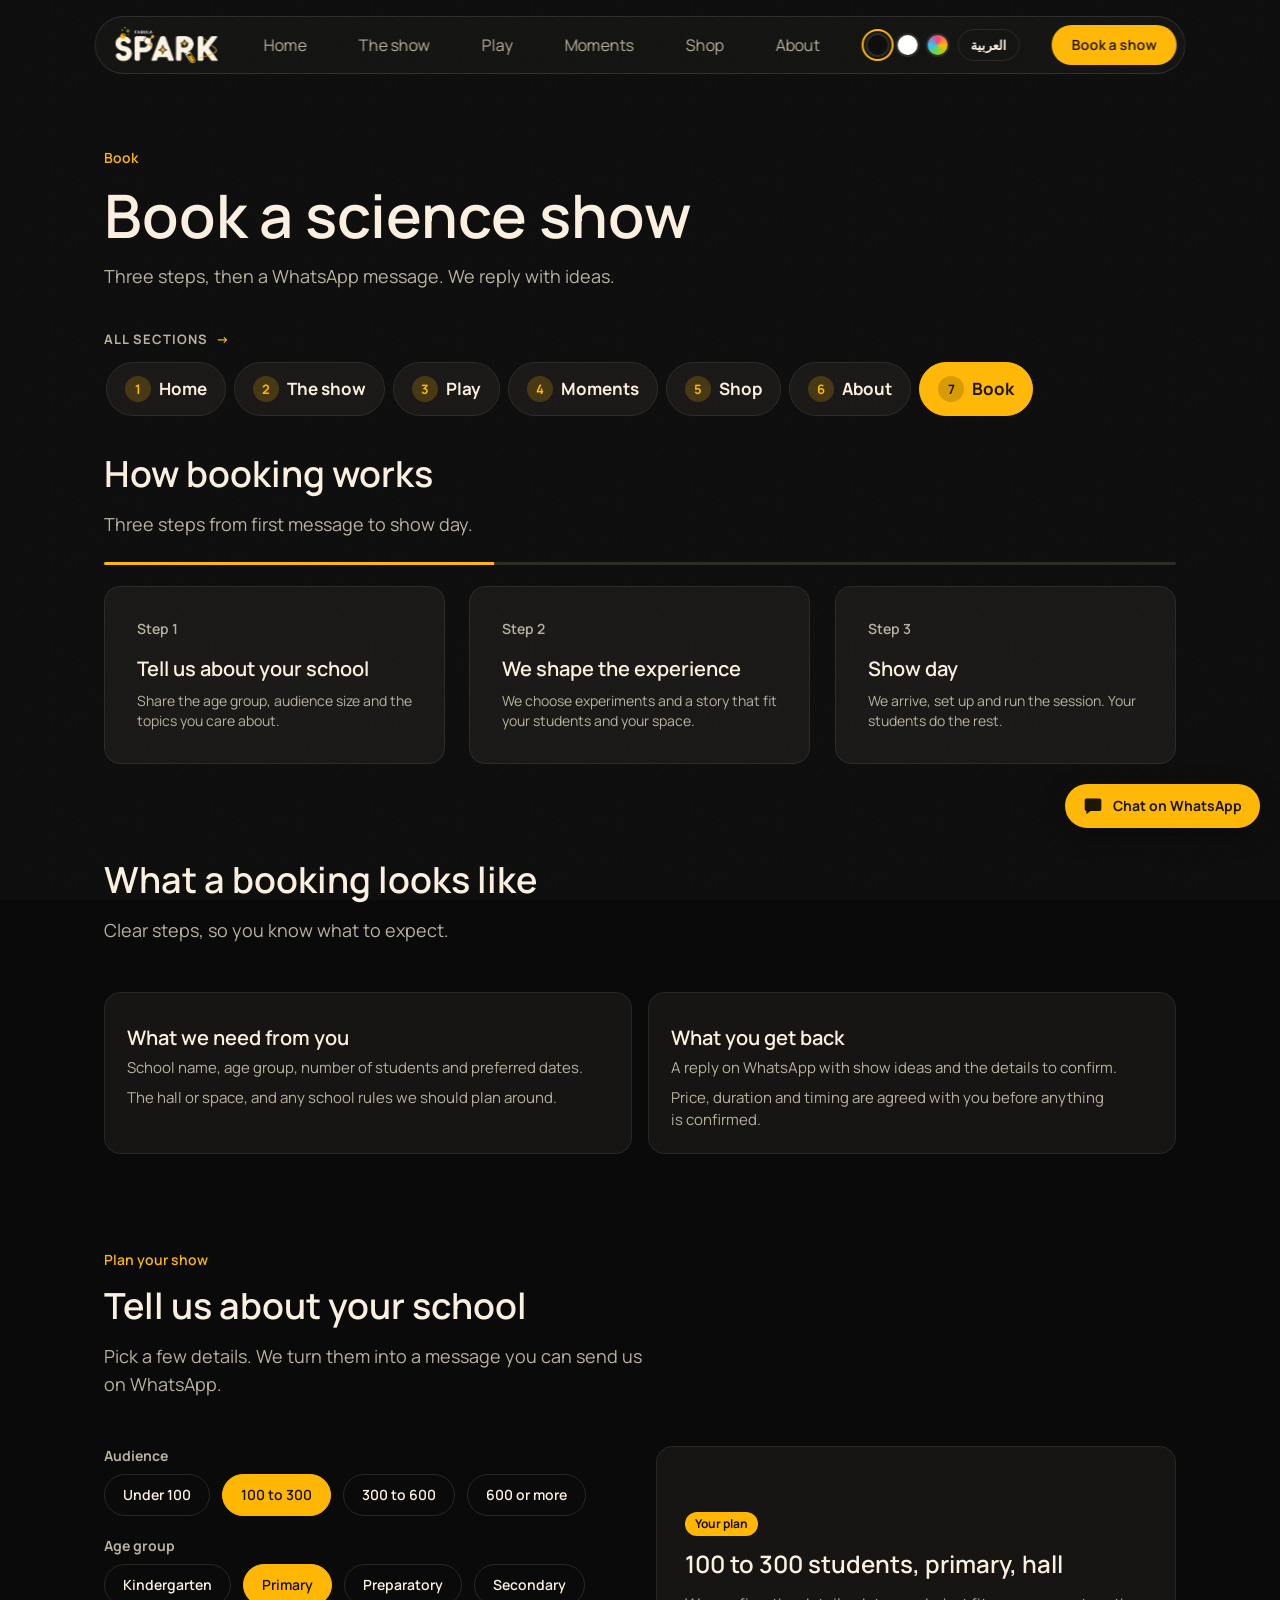
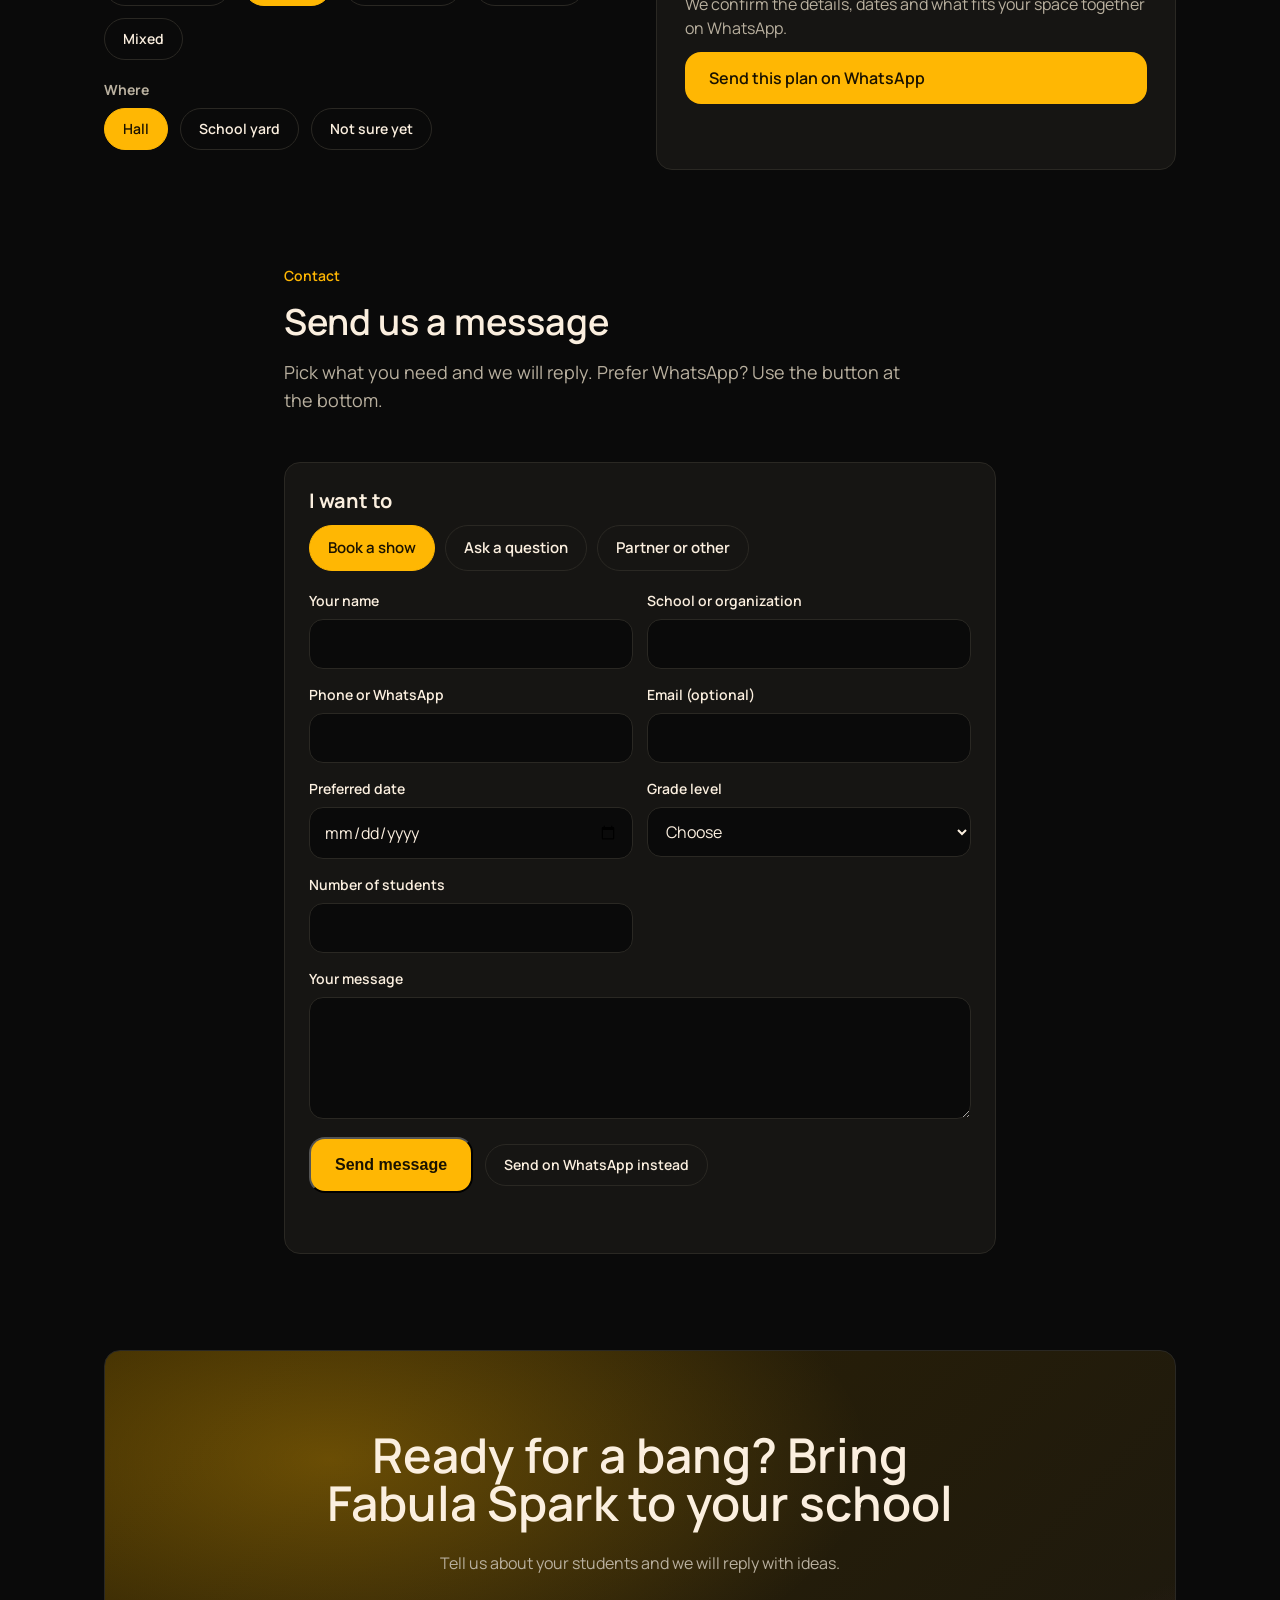
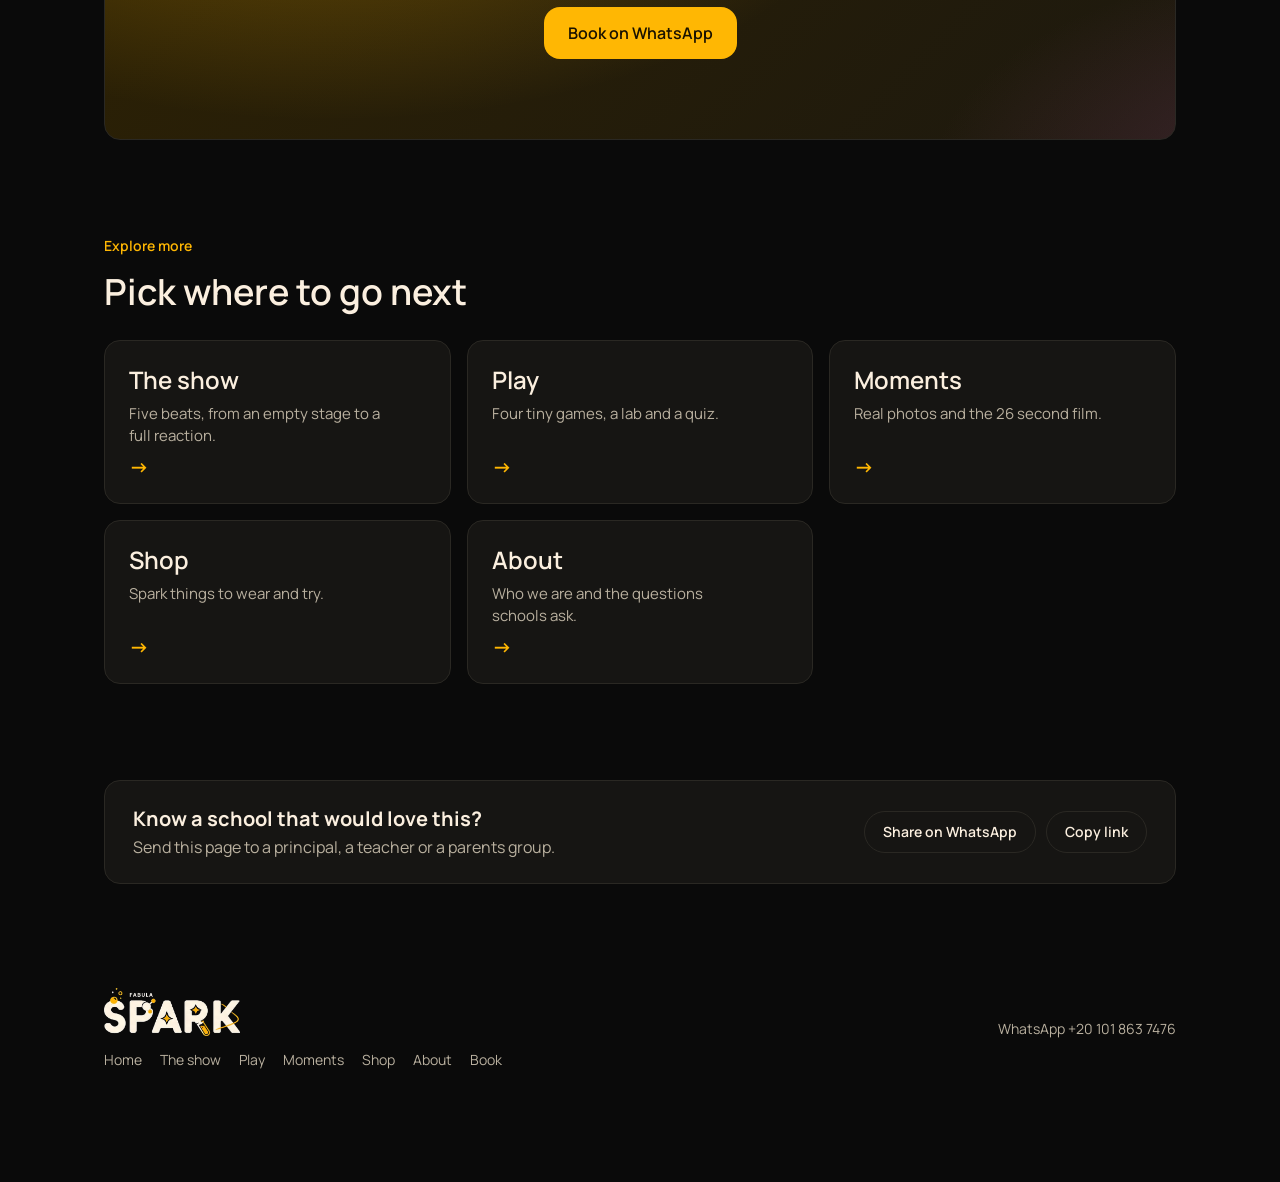
<file: book.html>
<!DOCTYPE html>
<html lang="en" data-ar-title="احجز عرض علمي | فيبولا سبارك" data-ar-desc="احجز عرض فيبولا سبارك العلمي لمدرستك. احكيلنا عن طلابك ونرد عليك على واتساب.">
<head>
<meta charset="utf-8">
<meta name="viewport" content="width=device-width, initial-scale=1">
<title>Book a science show | Fabula Spark</title>
<meta name="description" content="Book a Fabula Spark science show for your school. Tell us about your students and we reply on WhatsApp.">
<link rel="canonical" href="https://jospark47-jpg.github.io/fabula-spark/book.html">
<meta name="robots" content="index,follow,max-image-preview:large">
<meta property="og:type" content="website"><meta property="og:site_name" content="Fabula Spark"><meta property="og:title" content="Book a science show | Fabula Spark"><meta property="og:description" content="Book a Fabula Spark science show for your school. Tell us about your students and we reply on WhatsApp."><meta property="og:url" content="https://jospark47-jpg.github.io/fabula-spark/book.html"><meta property="og:image" content="https://jospark47-jpg.github.io/fabula-spark/og-card.jpg"><meta property="og:image:alt" content="Fabula Spark: live science shows for schools, in English and Arabic">
<meta name="twitter:card" content="summary_large_image"><meta name="twitter:title" content="Book a science show | Fabula Spark"><meta name="twitter:description" content="Book a Fabula Spark science show for your school. Tell us about your students and we reply on WhatsApp."><meta name="twitter:image" content="https://jospark47-jpg.github.io/fabula-spark/og-card.jpg">
<script type="application/ld+json">{"@context": "https://schema.org", "@graph": [{"@type": "Organization", "@id": "https://jospark47-jpg.github.io/fabula-spark/#org", "name": "Fabula Spark", "url": "https://jospark47-jpg.github.io/fabula-spark/", "logo": "https://jospark47-jpg.github.io/fabula-spark/wordmark.png", "image": "https://jospark47-jpg.github.io/fabula-spark/og-card.jpg", "description": "Fabula Spark is an educational brand that brings live science shows to schools.", "founder": {"@id": "https://jospark47-jpg.github.io/fabula-spark/#mahmoud"}, "contactPoint": {"@type": "ContactPoint", "contactType": "bookings", "telephone": "+201018637476", "url": "https://wa.me/201018637476", "availableLanguage": ["Arabic", "English"]}, "alternateName": ["فيبولا سبارك", "فبولا سبارك"]}, {"@type": "Person", "@id": "https://jospark47-jpg.github.io/fabula-spark/#mahmoud", "name": "Mahmoud Abdelhafiz", "alternateName": "محمود عبدالحفيظ", "jobTitle": "Co-founder", "worksFor": {"@id": "https://jospark47-jpg.github.io/fabula-spark/#org"}}, {"@type": "WebSite", "@id": "https://jospark47-jpg.github.io/fabula-spark/#site", "url": "https://jospark47-jpg.github.io/fabula-spark/", "name": "Fabula Spark", "publisher": {"@id": "https://jospark47-jpg.github.io/fabula-spark/#org"}, "inLanguage": "en"}, {"@type": "Service", "@id": "https://jospark47-jpg.github.io/fabula-spark/#show", "name": "Live science shows for schools", "serviceType": "Science show", "provider": {"@id": "https://jospark47-jpg.github.io/fabula-spark/#org"}, "description": "A live stage science show with experiments told as stories, performed at your school or venue for a whole assembly.", "url": "https://jospark47-jpg.github.io/fabula-spark/#what"}, {"@type": "FAQPage", "mainEntity": [{"@type": "Question", "name": "Which ages do you work with?", "acceptedAnswer": {"@type": "Answer", "text": "Tell us your group and we shape the show to fit it."}}, {"@type": "Question", "name": "Where do the shows take place?", "acceptedAnswer": {"@type": "Answer", "text": "We bring the show to you. Tell us your location and we will confirm."}}, {"@type": "Question", "name": "Can the show include a story?", "acceptedAnswer": {"@type": "Answer", "text": "Yes. We wrap experiments in a story that explains how the discovery happened."}}, {"@type": "Question", "name": "Do you only do science shows?", "acceptedAnswer": {"@type": "Answer", "text": "Science shows are our focus today. More Spark experiences are on the way."}}, {"@type": "Question", "name": "How do we book?", "acceptedAnswer": {"@type": "Answer", "text": "Send us a message with your school, age group and preferred dates."}}]}]}</script>
<link rel="icon" type="image/png" href="favicon.png">
<script>(function(){try{var t=localStorage.getItem('fs_theme'),l=localStorage.getItem('fs_lang'),d=document.documentElement;if(t==='light'||t==='kids')d.setAttribute('data-theme',t);if(l==='ar'){d.lang='ar';d.dir='rtl'}}catch(e){}window.INK=function(){return getComputedStyle(document.documentElement).getPropertyValue('--text').trim()||'#fbefdf'}})();</script>
<link rel="preconnect" href="https://fonts.googleapis.com">
<link href="https://fonts.googleapis.com/css2?family=Manrope:wght@400;500;600;700&display=swap" rel="stylesheet">
<link rel="stylesheet" href="style.css">
</head>
<body>
<a class="skip" href="#main">Skip to content</a>
<div class="prog" id="prog"></div>
<div class="cursorlight" id="cl"></div>
<canvas id="trail"></canvas>
<nav class="nav"><a href="./" aria-label="Fabula Spark home"><img src="wordmark.png" alt="Fabula Spark"></a><div class="menu" id="menu"><a href="./">Home</a><a href="show.html">The show</a><a href="play.html">Play</a><a href="moments.html">Moments</a><a href="shop.html">Shop</a><a href="about.html">About</a></div><div class="tools"><div class="sw" role="group" aria-label="Theme"><button type="button" class="s-d" data-th="dark" aria-label="Dark theme"></button><button type="button" class="s-l" data-th="light" aria-label="Light theme"></button><button type="button" class="s-k" data-th="kids" aria-label="Colorful kids theme"></button></div><button type="button" class="tb" id="langb" aria-label="Switch language">العربية</button></div><a class="btn mag" href="#planner">Book a show</a><button type="button" class="nm" id="nm" aria-label="Menu" aria-expanded="false" aria-controls="menu"><i></i><i></i><i></i></button></nav>
<a class="wa" id="wa" href="https://wa.me/201018637476?text=Hello%20Fabula%20Spark%2C%20I%20have%20a%20question." target="_blank" rel="noopener" aria-label="Chat on WhatsApp"><svg viewBox="0 0 24 24" fill="currentColor"><path d="M4 3h16a2 2 0 0 1 2 2v11a2 2 0 0 1-2 2H9l-5 4v-4a2 2 0 0 1-2-2V5a2 2 0 0 1 2-2z"/></svg><span>Chat on WhatsApp</span></a>
<main id="main">
<header class="phead"><div class="wrap"><p class="eyebrow rv">Book</p><h1 class="rv" style="--d:60ms">Book a science show</h1><p class="lead rv" style="--d:120ms">Three steps, then a WhatsApp message. We reply with ideas.</p></div></header>
<nav class="pstrip" aria-label="Sections"><div class="wrap"><p class="pstl">All sections</p><div class="pst"><a href="./"><b>1</b>Home</a><a href="show.html"><b>2</b>The show</a><a href="play.html"><b>3</b>Play</a><a href="moments.html"><b>4</b>Moments</a><a href="shop.html"><b>5</b>Shop</a><a href="about.html"><b>6</b>About</a><a href="book.html" class="act" aria-current="page"><b>7</b>Book</a></div></div></nav>
<section id="how" style="padding-top:0"><div class="wrap">
 <h2 class="rv">How booking works</h2>
 <p class="lead rv" style="--d:80ms">Three steps from first message to show day.</p>
 <div class="grid steps" id="steps">
  <div class="stepline"><i id="stepfill"></i></div>
  <div class="card tilt rv" style="--d:0ms" data-tilt><p class="num">Step 1</p><h3>Tell us about your school</h3><p>Share the age group, audience size and the topics you care about.</p></div>
  <div class="card tilt rv" style="--d:100ms" data-tilt><p class="num">Step 2</p><h3>We shape the experience</h3><p>We choose experiments and a story that fit your students and your space.</p></div>
  <div class="card tilt rv" style="--d:200ms" data-tilt><p class="num">Step 3</p><h3>Show day</h3><p>We arrive, set up and run the session. Your students do the rest.</p></div>
 </div>
</div></section>
<section id="offer" style="padding-top:0"><div class="wrap"><h2 class="rv">What a booking looks like</h2><p class="lead rv" style="--d:80ms">Clear steps, so you know what to expect.</p><div class="trgrid" style="grid-template-columns:1fr 1fr"><div class="trc rv"><h3>What we need from you</h3><p>School name, age group, number of students and preferred dates.</p><p style="margin-top:8px">The hall or space, and any school rules we should plan around.</p></div><div class="trc rv" style="--d:60ms"><h3>What you get back</h3><p>A reply on WhatsApp with show ideas and the details to confirm.</p><p style="margin-top:8px">Price, duration and timing are agreed with you before anything is confirmed.</p></div></div></div></section>
<section id="planner" style="padding-top:0"><div class="wrap">
 <p class="eyebrow rv">Plan your show</p>
 <h2 class="rv" style="--d:60ms">Tell us about your school</h2>
 <p class="lead rv" style="--d:100ms">Pick a few details. We turn them into a message you can send us on WhatsApp.</p>
 <div class="plan rv" id="plan">
  <div>
   <div class="row"><span class="lbl">Audience</span><div class="modes" data-k="aud" style="margin:0"><button class="chip" aria-pressed="false">Under 100</button><button class="chip" aria-pressed="true">100 to 300</button><button class="chip" aria-pressed="false">300 to 600</button><button class="chip" aria-pressed="false">600 or more</button></div></div>
   <div class="row"><span class="lbl">Age group</span><div class="modes" data-k="age" style="margin:0"><button class="chip" aria-pressed="false">Kindergarten</button><button class="chip" aria-pressed="true">Primary</button><button class="chip" aria-pressed="false">Preparatory</button><button class="chip" aria-pressed="false">Secondary</button><button class="chip" aria-pressed="false">Mixed</button></div></div>
   <div class="row"><span class="lbl">Where</span><div class="modes" data-k="where" style="margin:0"><button class="chip" aria-pressed="true">Hall</button><button class="chip" aria-pressed="false">School yard</button><button class="chip" aria-pressed="false">Not sure yet</button></div></div>
  </div>
  <div class="planout"><span class="illo" style="align-self:flex-start;margin:0">Your plan</span><h3 id="pt"></h3><p id="pd">We confirm the details, dates and what fits your space together on WhatsApp.</p><a class="btn mag" id="pgo" href="#" target="_blank" rel="noopener">Send this plan on WhatsApp</a></div>
 </div>
</div></section>
<section id="msg" style="padding-top:0"><div class="wrap" style="max-width:760px">
 <p class="eyebrow rv">Contact</p>
 <h2 class="rv" style="--d:60ms">Send us a message</h2>
 <p class="lead rv" style="--d:100ms">Pick what you need and we will reply. Prefer WhatsApp? Use the button at the bottom.</p>
 <form class="fmx rv" id="fmx" novalidate>
  <fieldset class="fmt"><legend>I want to</legend>
   <label><input type="radio" name="kind" value="booking" checked><span>Book a show</span></label>
   <label><input type="radio" name="kind" value="question"><span>Ask a question</span></label>
   <label><input type="radio" name="kind" value="partner"><span>Partner or other</span></label>
  </fieldset>
  <div class="fmg">
   <label class="fmf">Your name<input name="name" type="text" autocomplete="name" required></label>
   <label class="fmf" data-for="booking partner">School or organization<input name="org" type="text" autocomplete="organization"></label>
   <label class="fmf">Phone or WhatsApp<input name="phone" type="tel" autocomplete="tel" inputmode="tel" required></label>
   <label class="fmf">Email (optional)<input name="email" type="email" autocomplete="email"></label>
   <label class="fmf" data-for="booking">Preferred date<input name="date" type="date"></label>
   <label class="fmf" data-for="booking">Grade level<select name="grade"><option value="">Choose</option><option>Kindergarten</option><option>Primary</option><option>Preparatory</option><option>Secondary</option><option>Mixed ages</option></select></label>
   <label class="fmf" data-for="booking">Number of students<input name="students" type="number" min="1" inputmode="numeric"></label>
   <label class="fmf fmw">Your message<textarea name="notes" rows="4"></textarea></label>
  </div>
  <input type="text" name="_honey" tabindex="-1" autocomplete="off" class="fmh" aria-hidden="true">
  <div class="fmb"><button class="btn" type="submit">Send message</button><button class="chip fmwa" type="button">Send on WhatsApp instead</button></div>
  <p class="fmo" role="status" aria-live="polite"></p>
 </form>
</div></section>

<section id="contact" style="padding-top:0"><div class="wrap">
 <div class="final rv">
  <h2>Ready for a bang? Bring Fabula Spark to your school</h2>
  <p>Tell us about your students and we will reply with ideas.</p>
  <a class="btn mag" href="https://wa.me/201018637476?text=Hello%20Fabula%20Spark%2C%20I%20would%20like%20to%20book%20a%20science%20show%20for%20our%20school." target="_blank" rel="noopener">Book on WhatsApp</a>
 </div>
</div></section>
<section id="explore" style="padding-top:0"><div class="wrap"><p class="eyebrow rv">Explore more</p><h2 class="rv" style="--d:60ms">Pick where to go next</h2><div class="xp" style="margin-top:28px"><a class="xc rv" style="--d:0ms" href="show.html"><h3>The show</h3><p>Five beats, from an empty stage to a full reaction.</p><span class="go" aria-hidden="true"></span></a><a class="xc rv" style="--d:60ms" href="play.html"><h3>Play</h3><p>Four tiny games, a lab and a quiz.</p><span class="go" aria-hidden="true"></span></a><a class="xc rv" style="--d:120ms" href="moments.html"><h3>Moments</h3><p>Real photos and the 26 second film.</p><span class="go" aria-hidden="true"></span></a><a class="xc rv" style="--d:180ms" href="shop.html"><h3>Shop</h3><p>Spark things to wear and try.</p><span class="go" aria-hidden="true"></span></a><a class="xc rv" style="--d:240ms" href="about.html"><h3>About</h3><p>Who we are and the questions schools ask.</p><span class="go" aria-hidden="true"></span></a></div></div></section>
</main>
<section class="shbar" aria-label="Share"><div class="wrap"><div class="shin"><div><b>Know a school that would love this?</b><p>Send this page to a principal, a teacher or a parents group.</p></div><div class="shb"><a class="chip shwa" target="_blank" rel="noopener" href="#">Share on WhatsApp</a><button type="button" class="chip shcp">Copy link</button><button type="button" class="chip shnt" hidden>Share&hellip;</button></div></div></div></section>
<footer><div class="fl"><img src="wordmark.png" alt="Fabula Spark" style="height:48px;width:auto"><nav class="fnav" aria-label="Pages"><a href="./">Home</a><a href="show.html">The show</a><a href="play.html">Play</a><a href="moments.html">Moments</a><a href="shop.html">Shop</a><a href="about.html">About</a><a href="book.html">Book</a></nav></div><a href="https://wa.me/201018637476" target="_blank" rel="noopener">WhatsApp +20 101 863 7476</a></footer>
<div class="mbar"><a class="btn" href="#planner">Book a show</a><a class="btn ghost" href="https://wa.me/201018637476?text=Hello%20Fabula%20Spark%2C%20I%20would%20like%20to%20book%20a%20science%20show." target="_blank" rel="noopener">WhatsApp</a></div>
<dialog id="lb" aria-label="Photo viewer"><div class="in"><img id="lbi" alt=""></div><button class="x" aria-label="Close">&#10005;</button><button class="pv" aria-label="Previous photo">&#8592;</button><button class="nx" aria-label="Next photo">&#8594;</button><p id="lbc"></p></dialog>
<script src="app.js"></script>
</body>
</html>
</file>
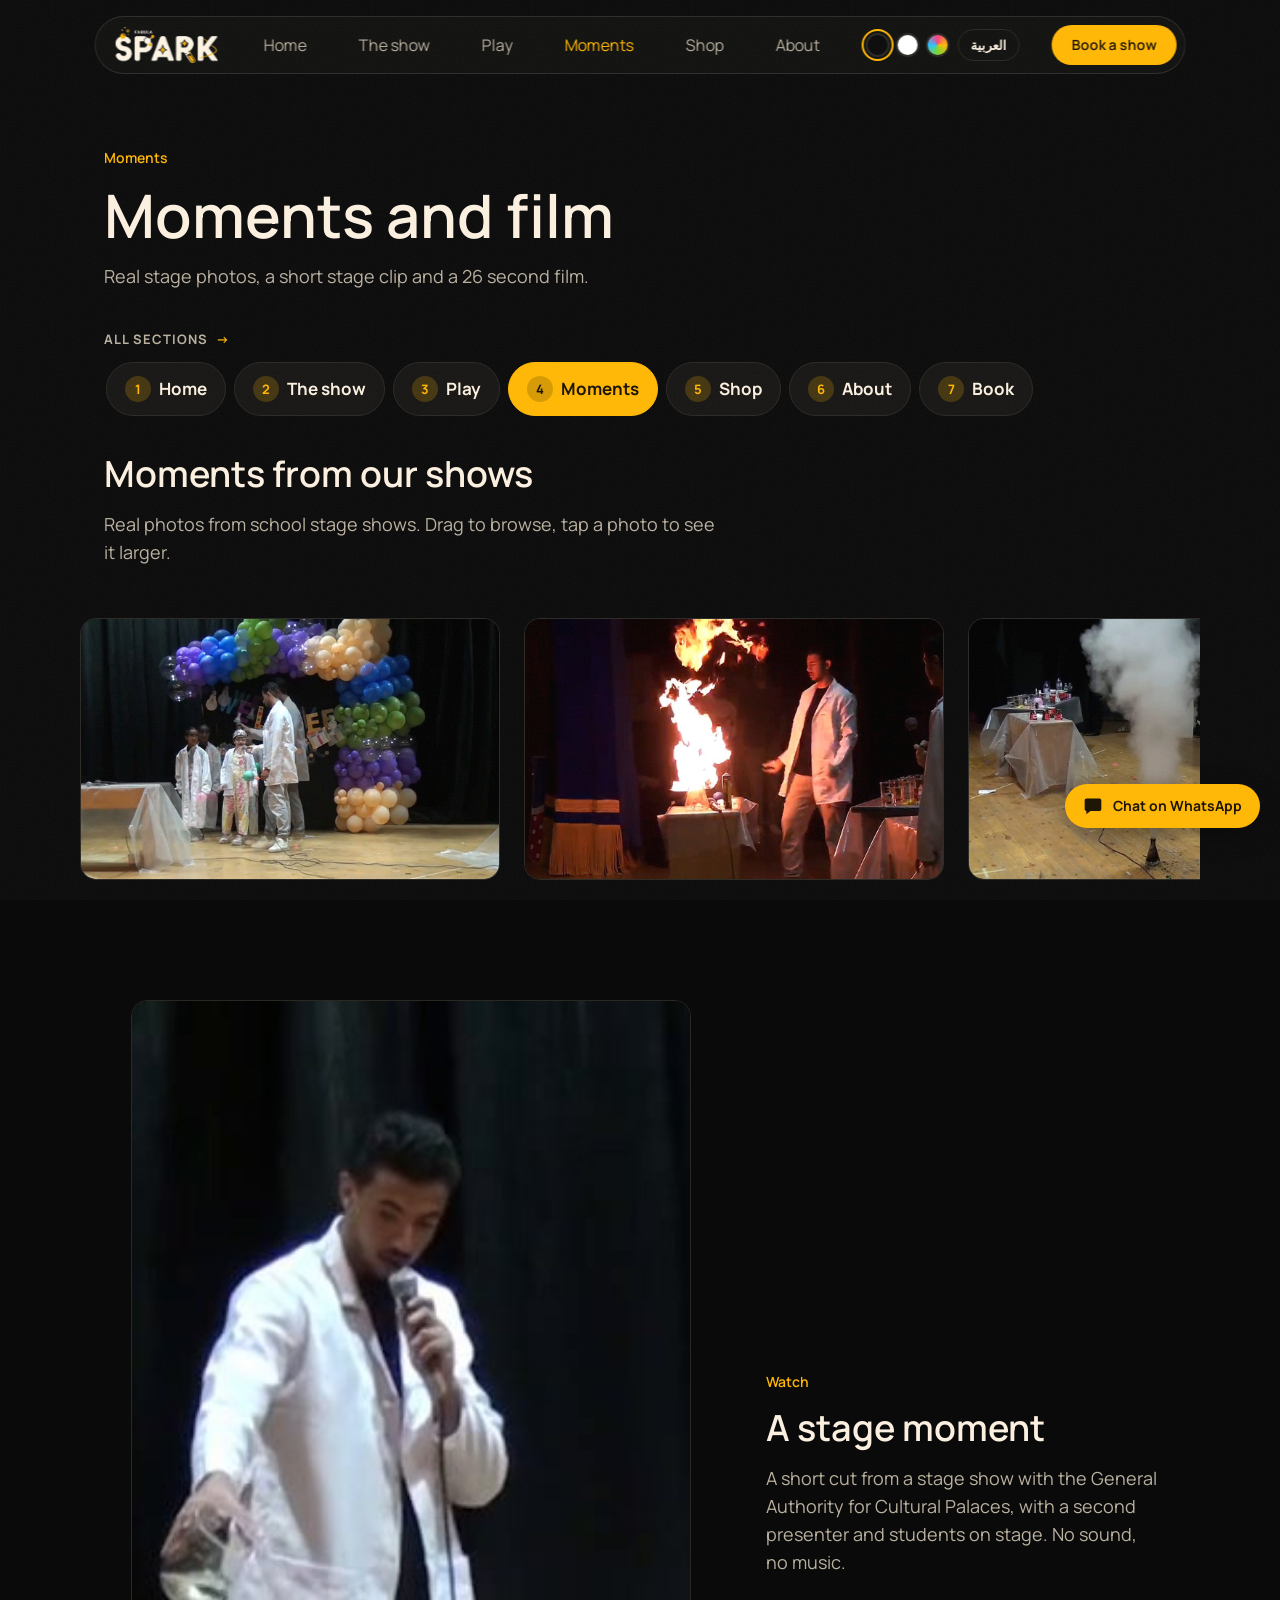
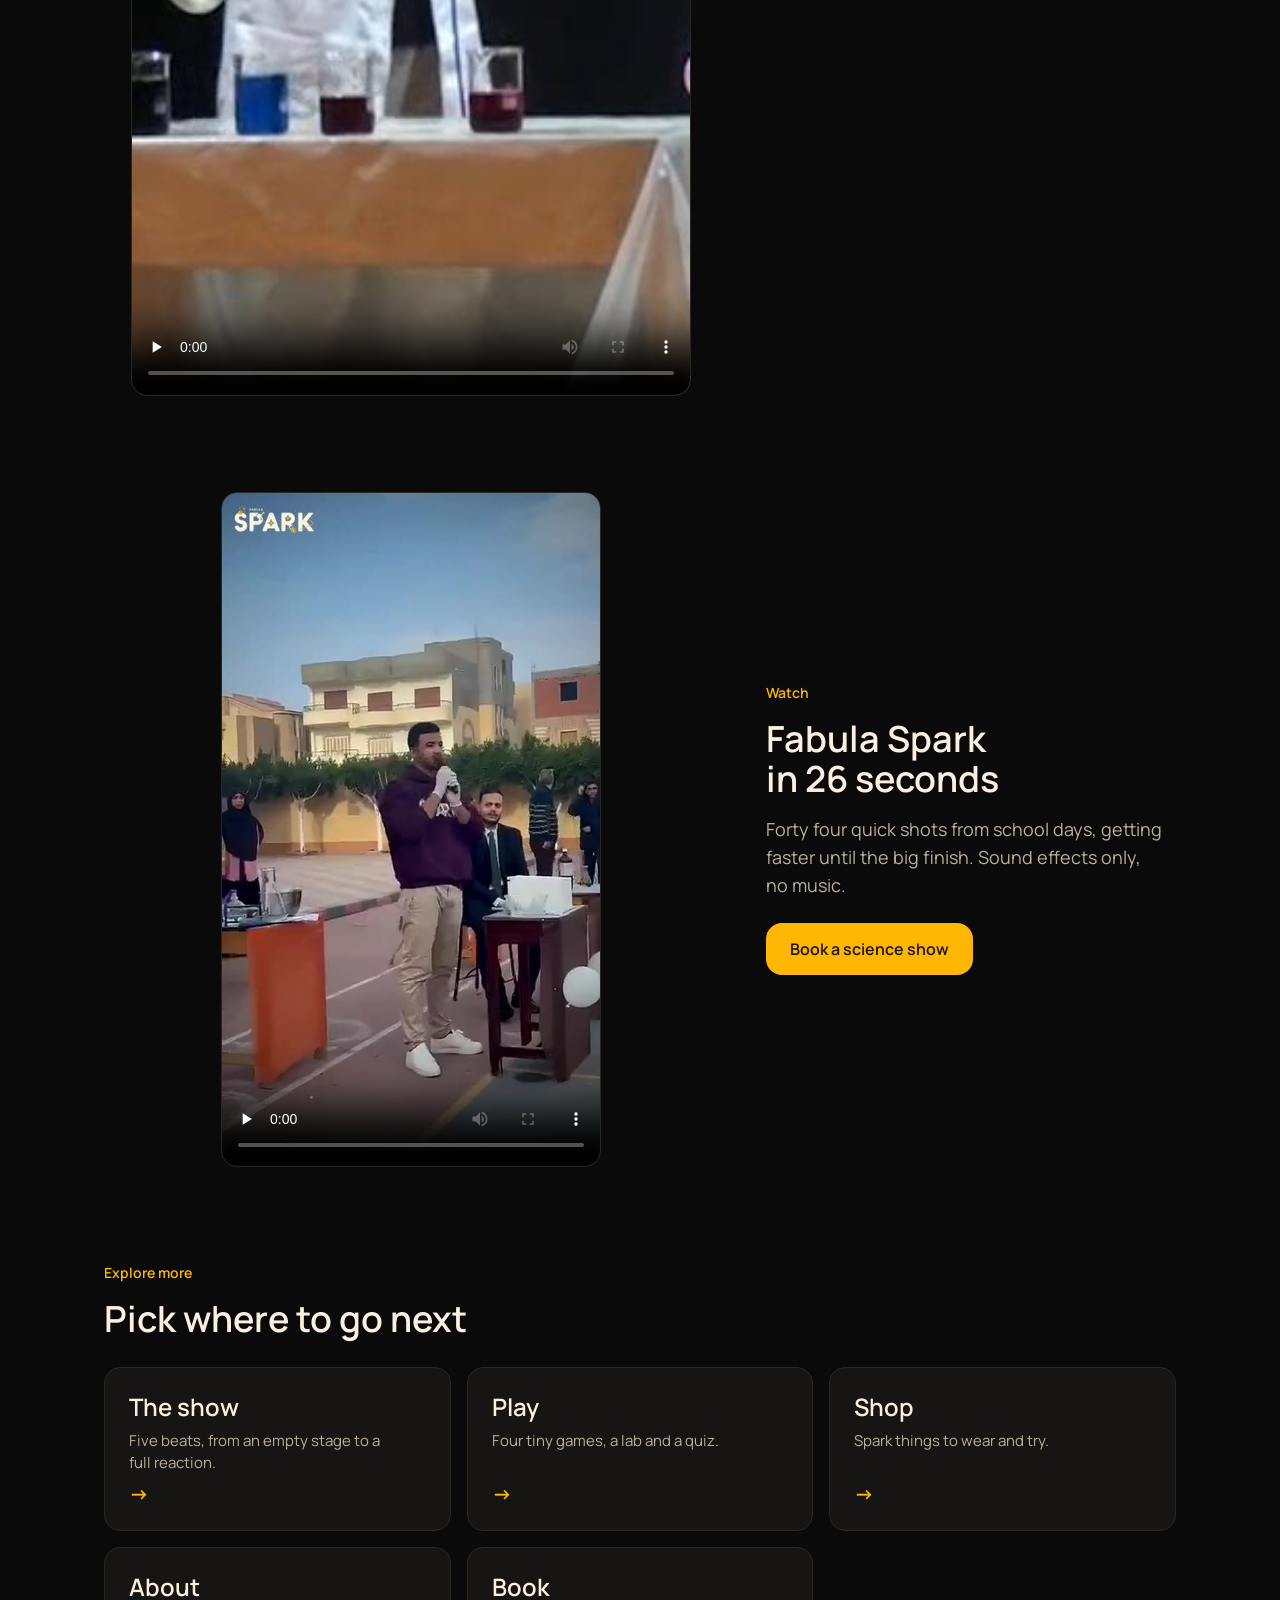
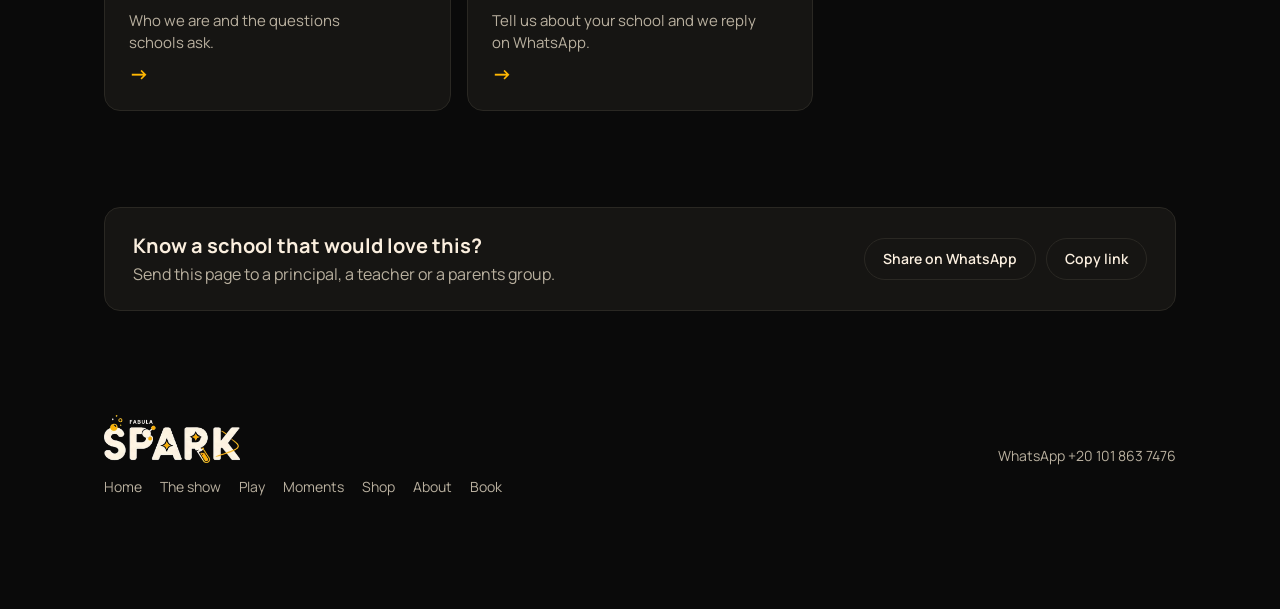
<file: moments.html>
<!DOCTYPE html>
<html lang="en" data-ar-title="لحظات وفيديو | فيبولا سبارك" data-ar-desc="صور حقيقية من عروض فيبولا سبارك العلمية في المدارس، وفيلم 26 ثانية بمؤثرات صوتية بس.">
<head>
<meta charset="utf-8">
<meta name="viewport" content="width=device-width, initial-scale=1">
<title>Moments and film | Fabula Spark</title>
<meta name="description" content="Real photos from Fabula Spark school science shows, and a 26 second film. Sound effects only, no music.">
<link rel="canonical" href="https://jospark47-jpg.github.io/fabula-spark/moments.html">
<meta name="robots" content="index,follow,max-image-preview:large">
<meta property="og:type" content="website"><meta property="og:site_name" content="Fabula Spark"><meta property="og:title" content="Moments and film | Fabula Spark"><meta property="og:description" content="Real photos from Fabula Spark school science shows, and a 26 second film. Sound effects only, no music."><meta property="og:url" content="https://jospark47-jpg.github.io/fabula-spark/moments.html"><meta property="og:image" content="https://jospark47-jpg.github.io/fabula-spark/og-card.jpg"><meta property="og:image:alt" content="Fabula Spark: live science shows for schools, in English and Arabic">
<meta name="twitter:card" content="summary_large_image"><meta name="twitter:title" content="Moments and film | Fabula Spark"><meta name="twitter:description" content="Real photos from Fabula Spark school science shows, and a 26 second film. Sound effects only, no music."><meta name="twitter:image" content="https://jospark47-jpg.github.io/fabula-spark/og-card.jpg">
<script type="application/ld+json">{"@context": "https://schema.org", "@graph": [{"@type": "Organization", "@id": "https://jospark47-jpg.github.io/fabula-spark/#org", "name": "Fabula Spark", "url": "https://jospark47-jpg.github.io/fabula-spark/", "logo": "https://jospark47-jpg.github.io/fabula-spark/wordmark.png", "image": "https://jospark47-jpg.github.io/fabula-spark/og-card.jpg", "description": "Fabula Spark is an educational brand that brings live science shows to schools.", "founder": {"@id": "https://jospark47-jpg.github.io/fabula-spark/#mahmoud"}, "contactPoint": {"@type": "ContactPoint", "contactType": "bookings", "telephone": "+201018637476", "url": "https://wa.me/201018637476", "availableLanguage": ["Arabic", "English"]}, "alternateName": ["فيبولا سبارك", "فبولا سبارك"]}, {"@type": "Person", "@id": "https://jospark47-jpg.github.io/fabula-spark/#mahmoud", "name": "Mahmoud Abdelhafiz", "alternateName": "محمود عبدالحفيظ", "jobTitle": "Co-founder", "worksFor": {"@id": "https://jospark47-jpg.github.io/fabula-spark/#org"}}, {"@type": "WebSite", "@id": "https://jospark47-jpg.github.io/fabula-spark/#site", "url": "https://jospark47-jpg.github.io/fabula-spark/", "name": "Fabula Spark", "publisher": {"@id": "https://jospark47-jpg.github.io/fabula-spark/#org"}, "inLanguage": "en"}, {"@type": "Service", "@id": "https://jospark47-jpg.github.io/fabula-spark/#show", "name": "Live science shows for schools", "serviceType": "Science show", "provider": {"@id": "https://jospark47-jpg.github.io/fabula-spark/#org"}, "description": "A live stage science show with experiments told as stories, performed at your school or venue for a whole assembly.", "url": "https://jospark47-jpg.github.io/fabula-spark/#what"}, {"@type": "FAQPage", "mainEntity": [{"@type": "Question", "name": "Which ages do you work with?", "acceptedAnswer": {"@type": "Answer", "text": "Tell us your group and we shape the show to fit it."}}, {"@type": "Question", "name": "Where do the shows take place?", "acceptedAnswer": {"@type": "Answer", "text": "We bring the show to you. Tell us your location and we will confirm."}}, {"@type": "Question", "name": "Can the show include a story?", "acceptedAnswer": {"@type": "Answer", "text": "Yes. We wrap experiments in a story that explains how the discovery happened."}}, {"@type": "Question", "name": "Do you only do science shows?", "acceptedAnswer": {"@type": "Answer", "text": "Science shows are our focus today. More Spark experiences are on the way."}}, {"@type": "Question", "name": "How do we book?", "acceptedAnswer": {"@type": "Answer", "text": "Send us a message with your school, age group and preferred dates."}}]}]}</script>
<link rel="icon" type="image/png" href="favicon.png">
<script>(function(){try{var t=localStorage.getItem('fs_theme'),l=localStorage.getItem('fs_lang'),d=document.documentElement;if(t==='light'||t==='kids')d.setAttribute('data-theme',t);if(l==='ar'){d.lang='ar';d.dir='rtl'}}catch(e){}window.INK=function(){return getComputedStyle(document.documentElement).getPropertyValue('--text').trim()||'#fbefdf'}})();</script>
<link rel="preconnect" href="https://fonts.googleapis.com">
<link href="https://fonts.googleapis.com/css2?family=Manrope:wght@400;500;600;700&display=swap" rel="stylesheet">
<link rel="stylesheet" href="style.css">
</head>
<body>
<a class="skip" href="#main">Skip to content</a>
<div class="prog" id="prog"></div>
<div class="cursorlight" id="cl"></div>
<canvas id="trail"></canvas>
<nav class="nav"><a href="./" aria-label="Fabula Spark home"><img src="wordmark.png" alt="Fabula Spark"></a><div class="menu" id="menu"><a href="./">Home</a><a href="show.html">The show</a><a href="play.html">Play</a><a href="moments.html" class="act" aria-current="page">Moments</a><a href="shop.html">Shop</a><a href="about.html">About</a></div><div class="tools"><div class="sw" role="group" aria-label="Theme"><button type="button" class="s-d" data-th="dark" aria-label="Dark theme"></button><button type="button" class="s-l" data-th="light" aria-label="Light theme"></button><button type="button" class="s-k" data-th="kids" aria-label="Colorful kids theme"></button></div><button type="button" class="tb" id="langb" aria-label="Switch language">العربية</button></div><a class="btn mag" href="book.html#planner">Book a show</a><button type="button" class="nm" id="nm" aria-label="Menu" aria-expanded="false" aria-controls="menu"><i></i><i></i><i></i></button></nav>
<a class="wa" id="wa" href="https://wa.me/201018637476?text=Hello%20Fabula%20Spark%2C%20I%20have%20a%20question." target="_blank" rel="noopener" aria-label="Chat on WhatsApp"><svg viewBox="0 0 24 24" fill="currentColor"><path d="M4 3h16a2 2 0 0 1 2 2v11a2 2 0 0 1-2 2H9l-5 4v-4a2 2 0 0 1-2-2V5a2 2 0 0 1 2-2z"/></svg><span>Chat on WhatsApp</span></a>
<main id="main">
<header class="phead"><div class="wrap"><p class="eyebrow rv">Moments</p><h1 class="rv" style="--d:60ms">Moments and film</h1><p class="lead rv" style="--d:120ms">Real stage photos, a short stage clip and a 26 second film.</p></div></header>
<nav class="pstrip" aria-label="Sections"><div class="wrap"><p class="pstl">All sections</p><div class="pst"><a href="./"><b>1</b>Home</a><a href="show.html"><b>2</b>The show</a><a href="play.html"><b>3</b>Play</a><a href="moments.html" class="act" aria-current="page"><b>4</b>Moments</a><a href="shop.html"><b>5</b>Shop</a><a href="about.html"><b>6</b>About</a><a href="book.html"><b>7</b>Book</a></div></div></nav>
<section id="gallery" style="padding-top:0"><div class="wrap">
 <h2 class="rv">Moments from our shows</h2>
 <p class="lead rv" style="--d:80ms">Real photos from school stage shows. Drag to browse, tap a photo to see it larger.</p>
 <div class="carousel rv" id="car"><div class="gwrap"><img class="gimg" src="g2.jpg" alt="Presenters and students under a balloon arch on a school stage" loading="lazy" tabindex="0"></div><div class="gwrap"><img class="gimg" src="g9.jpg" alt="A burst of fire during a stage experiment" loading="lazy" tabindex="0"></div><div class="gwrap"><img class="gimg" src="g8.jpg" alt="A tall column of vapor on stage with a balloon arch" loading="lazy" tabindex="0"></div><div class="gwrap"><img class="gimg" src="g3.jpg" alt="A presenter and two students at an experiment table" loading="lazy" tabindex="0"></div><div class="gwrap"><img class="gimg" src="g12.jpg" alt="Two presenters running an experiment on a small table" loading="lazy" tabindex="0"></div><div class="gwrap"><img class="gimg" src="k60.jpg" alt="Two presenters on stage as a burst of fire rises from the table" loading="lazy" tabindex="0"></div><div class="gwrap"><img class="gimg" src="g6.jpg" alt="A projected flask animation explaining gas particles" loading="lazy" tabindex="0"></div><div class="gwrap"><img class="gimg" src="m1.jpg" alt="A presenter in a lab coat holds a balloon in front of a balloon arch" loading="lazy" tabindex="0"></div><div class="gwrap"><img class="gimg" src="g7.jpg" alt="A full school hall watching a presenter" loading="lazy" tabindex="0"></div><div class="gwrap"><img class="gimg" src="g4.jpg" alt="A presenter pouring a liquid while two students watch" loading="lazy" tabindex="0"></div><div class="gwrap"><img class="gimg" src="m3.jpg" alt="A packed school hall watching a stage show" loading="lazy" tabindex="0"></div></div>
</div></section>
<section id="palace" style="padding-top:0"><div class="wrap vid"><div class="vcard rv" style="max-width:560px;justify-self:center;width:100%"><video controls preload="none" playsinline poster="poster_palace.jpg"><source src="video_palace.mp4" type="video/mp4"></video></div><div class="rv" style="--d:120ms"><p class="eyebrow">Watch</p><h2>A stage moment</h2><p class="lead">A short cut from a stage show with the General Authority for Cultural Palaces, with a second presenter and students on stage. No sound, no music.</p></div></div></section>
<section id="watch" style="padding-top:0"><div class="wrap vid">
 <div class="vcard rv" style="max-width:380px;justify-self:center;width:100%"><video controls preload="none" playsinline poster="poster_fast.jpg"><source src="video_fast.mp4" type="video/mp4"></video></div>
 <div class="rv" style="--d:120ms"><p class="eyebrow">Watch</p><h2>Fabula Spark in 26 seconds</h2><p class="lead" style="margin-bottom:24px">Forty four quick shots from school days, getting faster until the big finish. Sound effects only, no music.</p><a class="btn mag" href="book.html#planner">Book a science show</a></div>
</div></section>
<section id="explore" style="padding-top:0"><div class="wrap"><p class="eyebrow rv">Explore more</p><h2 class="rv" style="--d:60ms">Pick where to go next</h2><div class="xp" style="margin-top:28px"><a class="xc rv" style="--d:0ms" href="show.html"><h3>The show</h3><p>Five beats, from an empty stage to a full reaction.</p><span class="go" aria-hidden="true"></span></a><a class="xc rv" style="--d:60ms" href="play.html"><h3>Play</h3><p>Four tiny games, a lab and a quiz.</p><span class="go" aria-hidden="true"></span></a><a class="xc rv" style="--d:120ms" href="shop.html"><h3>Shop</h3><p>Spark things to wear and try.</p><span class="go" aria-hidden="true"></span></a><a class="xc rv" style="--d:180ms" href="about.html"><h3>About</h3><p>Who we are and the questions schools ask.</p><span class="go" aria-hidden="true"></span></a><a class="xc rv" style="--d:240ms" href="book.html"><h3>Book</h3><p>Tell us about your school and we reply on WhatsApp.</p><span class="go" aria-hidden="true"></span></a></div></div></section>
</main>
<section class="shbar" aria-label="Share"><div class="wrap"><div class="shin"><div><b>Know a school that would love this?</b><p>Send this page to a principal, a teacher or a parents group.</p></div><div class="shb"><a class="chip shwa" target="_blank" rel="noopener" href="#">Share on WhatsApp</a><button type="button" class="chip shcp">Copy link</button><button type="button" class="chip shnt" hidden>Share&hellip;</button></div></div></div></section>
<footer><div class="fl"><img src="wordmark.png" alt="Fabula Spark" style="height:48px;width:auto"><nav class="fnav" aria-label="Pages"><a href="./">Home</a><a href="show.html">The show</a><a href="play.html">Play</a><a href="moments.html">Moments</a><a href="shop.html">Shop</a><a href="about.html">About</a><a href="book.html">Book</a></nav></div><a href="https://wa.me/201018637476" target="_blank" rel="noopener">WhatsApp +20 101 863 7476</a></footer>
<div class="mbar"><a class="btn" href="book.html#planner">Book a show</a><a class="btn ghost" href="https://wa.me/201018637476?text=Hello%20Fabula%20Spark%2C%20I%20would%20like%20to%20book%20a%20science%20show." target="_blank" rel="noopener">WhatsApp</a></div>
<dialog id="lb" aria-label="Photo viewer"><div class="in"><img id="lbi" alt=""></div><button class="x" aria-label="Close">&#10005;</button><button class="pv" aria-label="Previous photo">&#8592;</button><button class="nx" aria-label="Next photo">&#8594;</button><p id="lbc"></p></dialog>
<script src="app.js"></script>
</body>
</html>
</file>
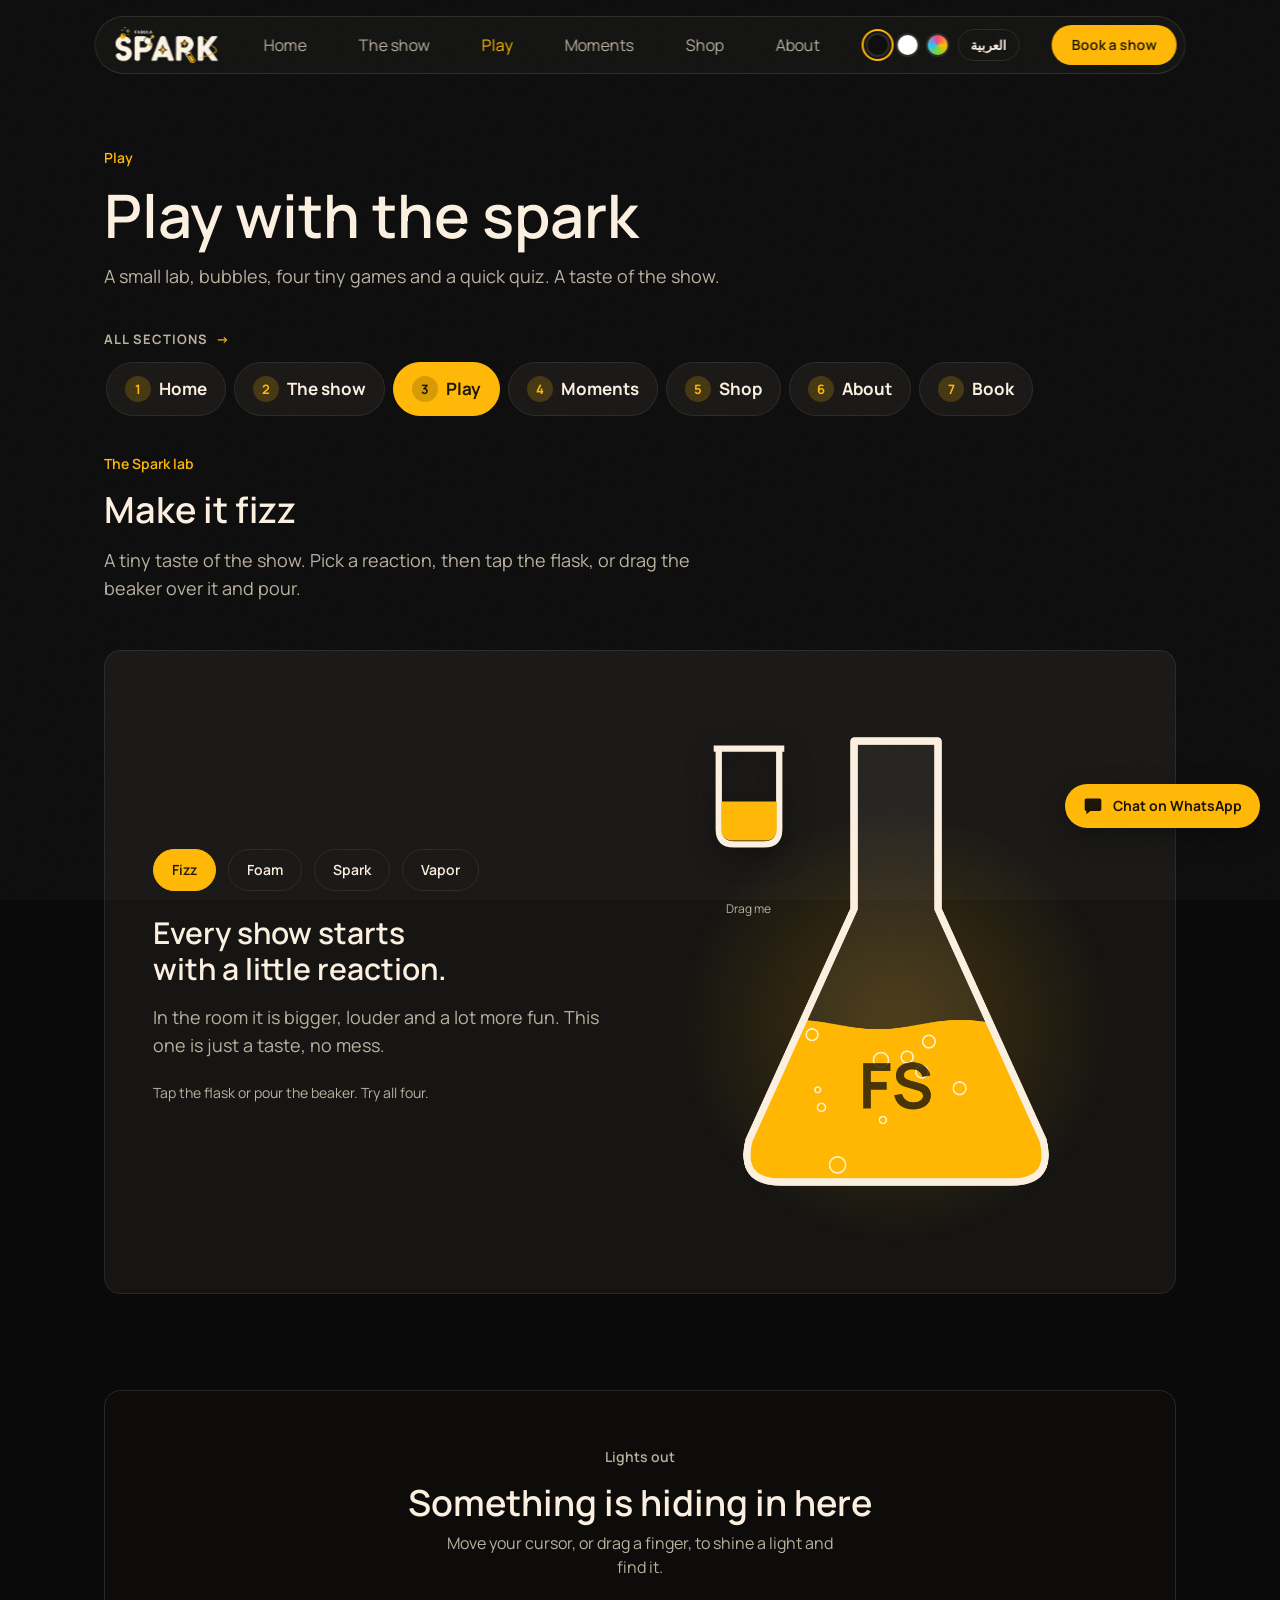
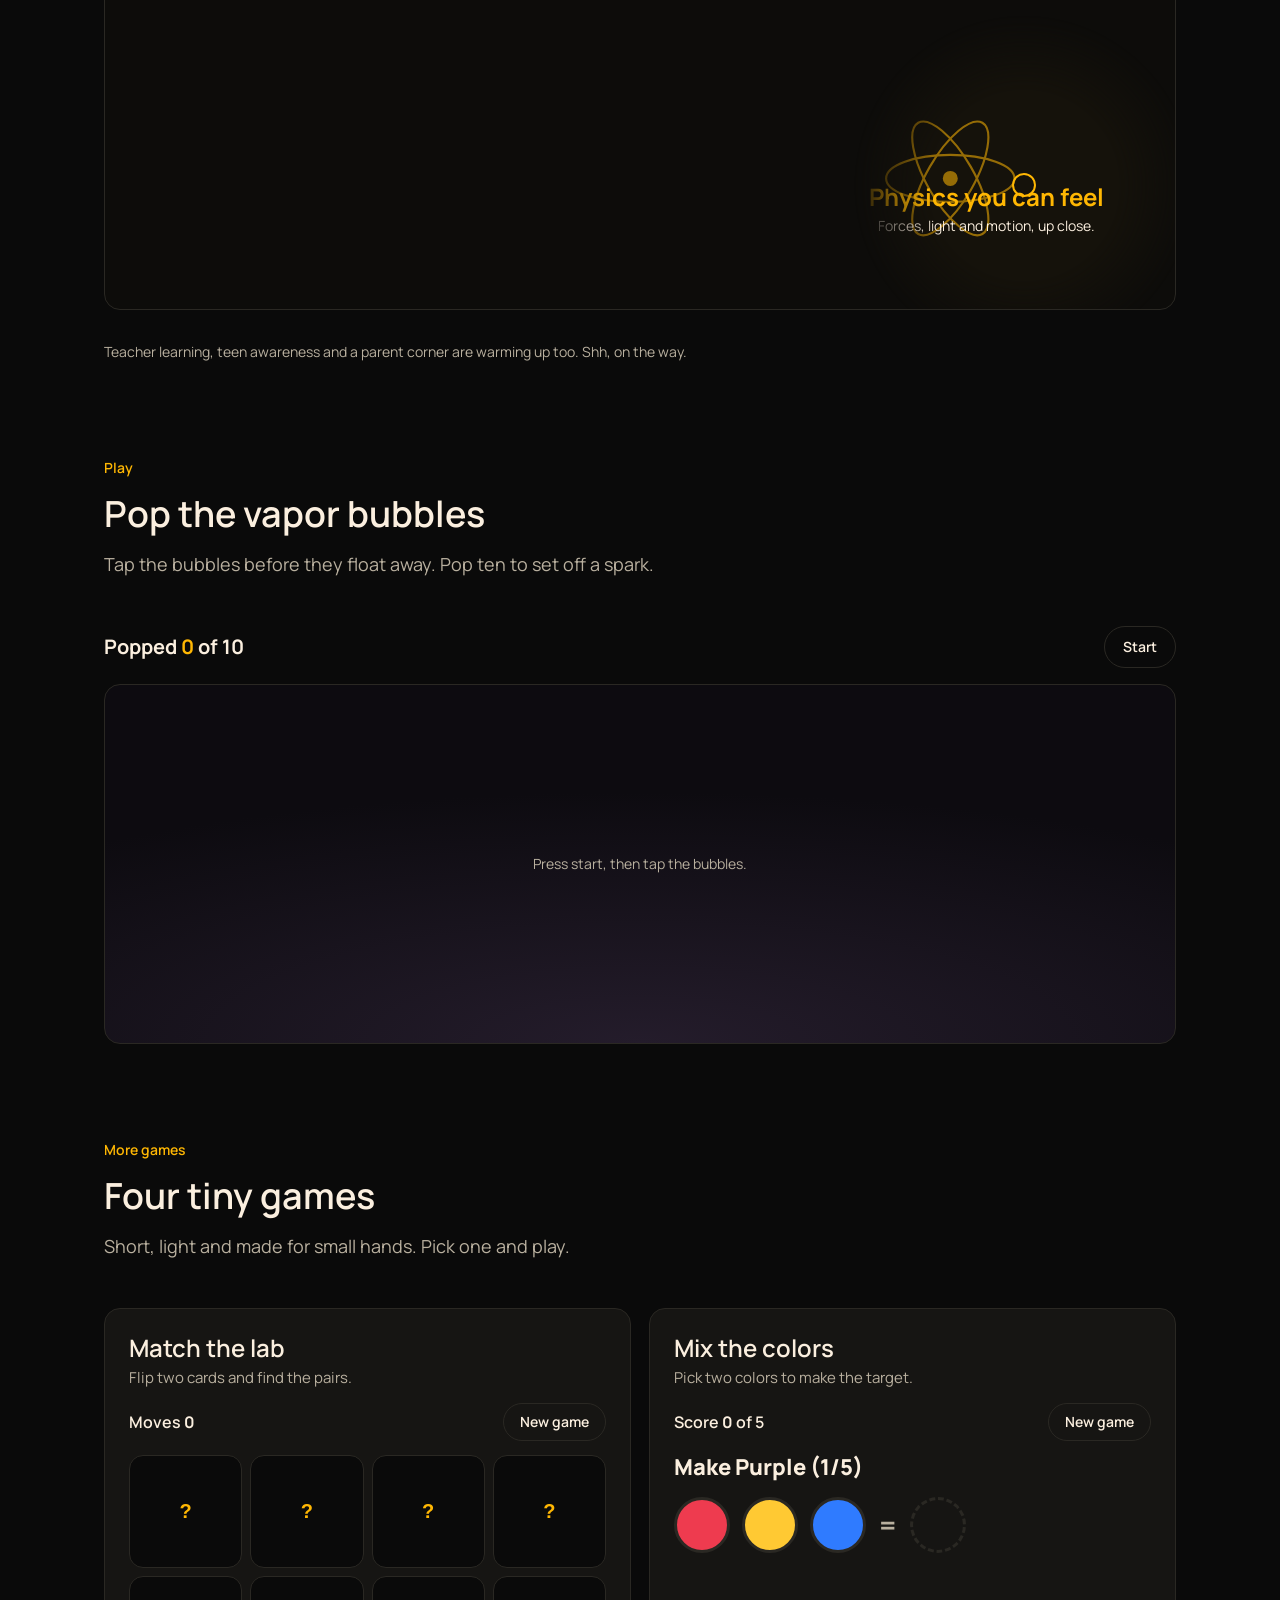
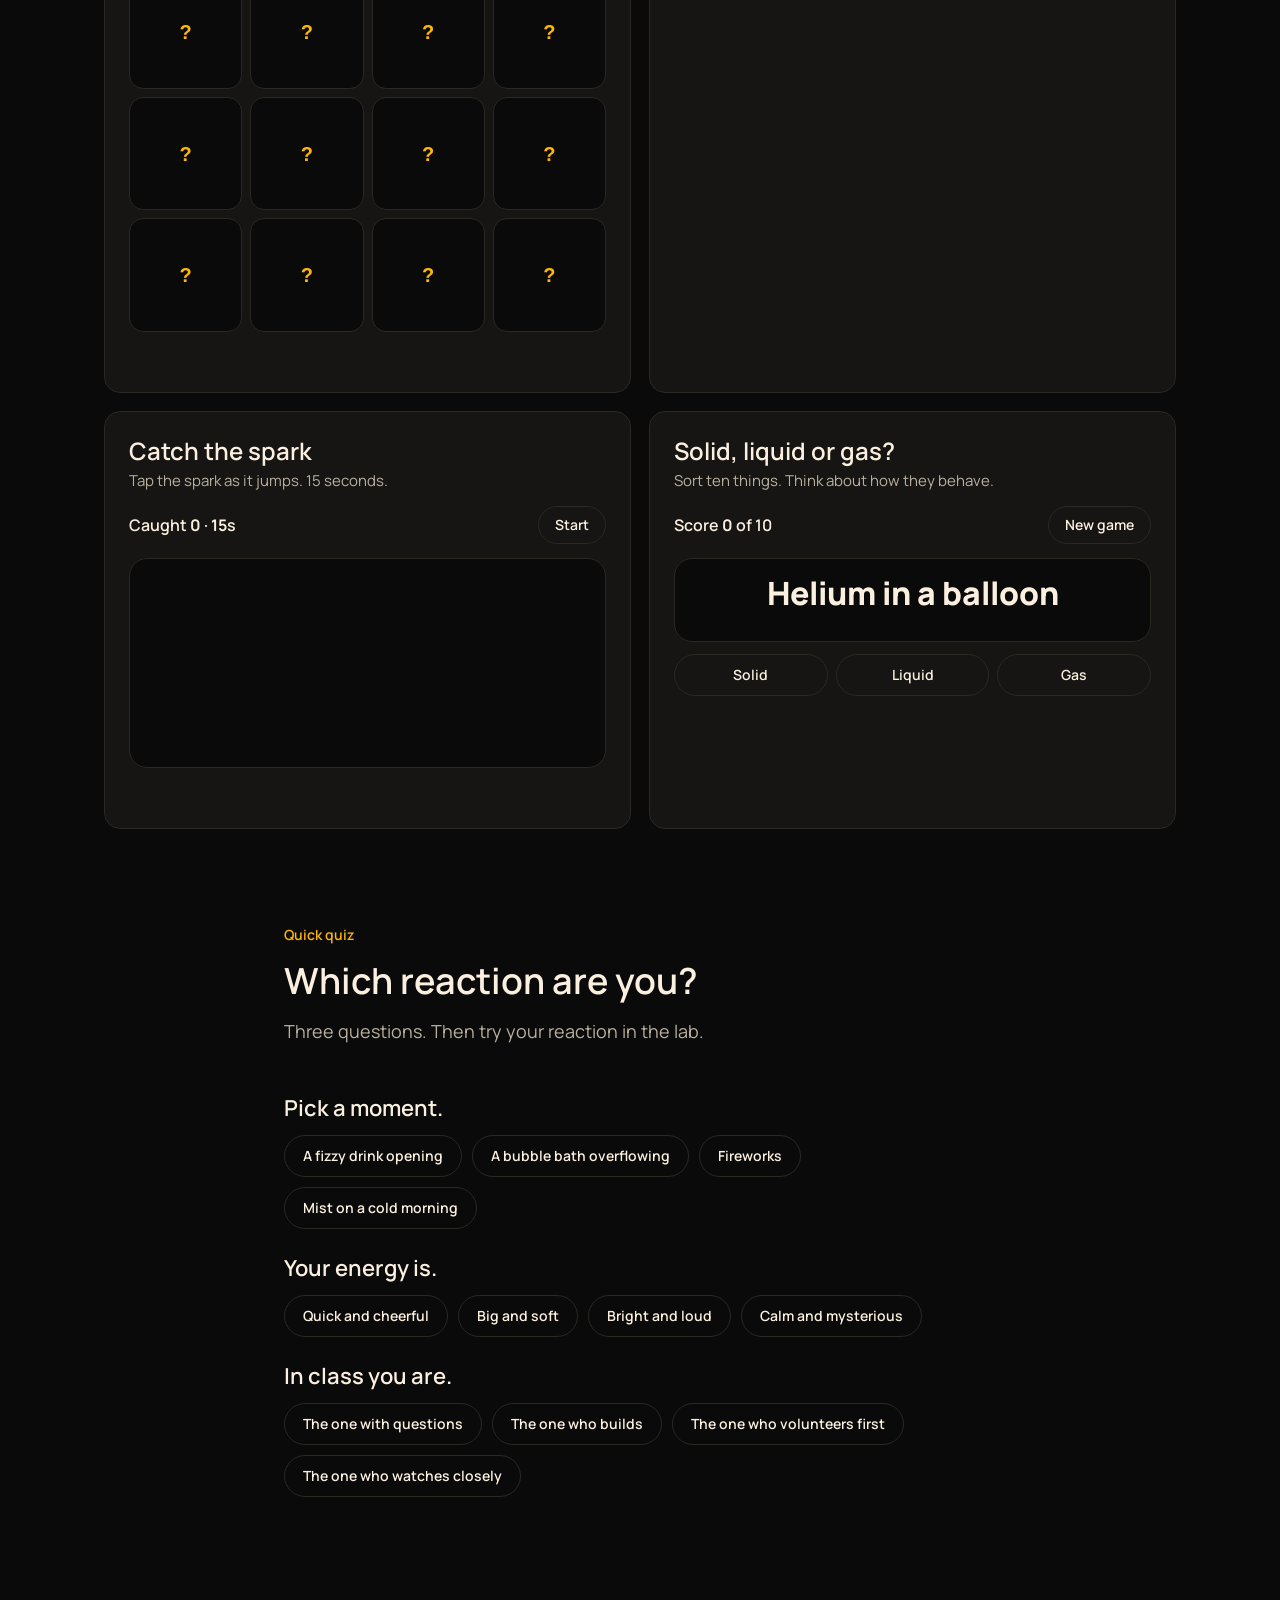
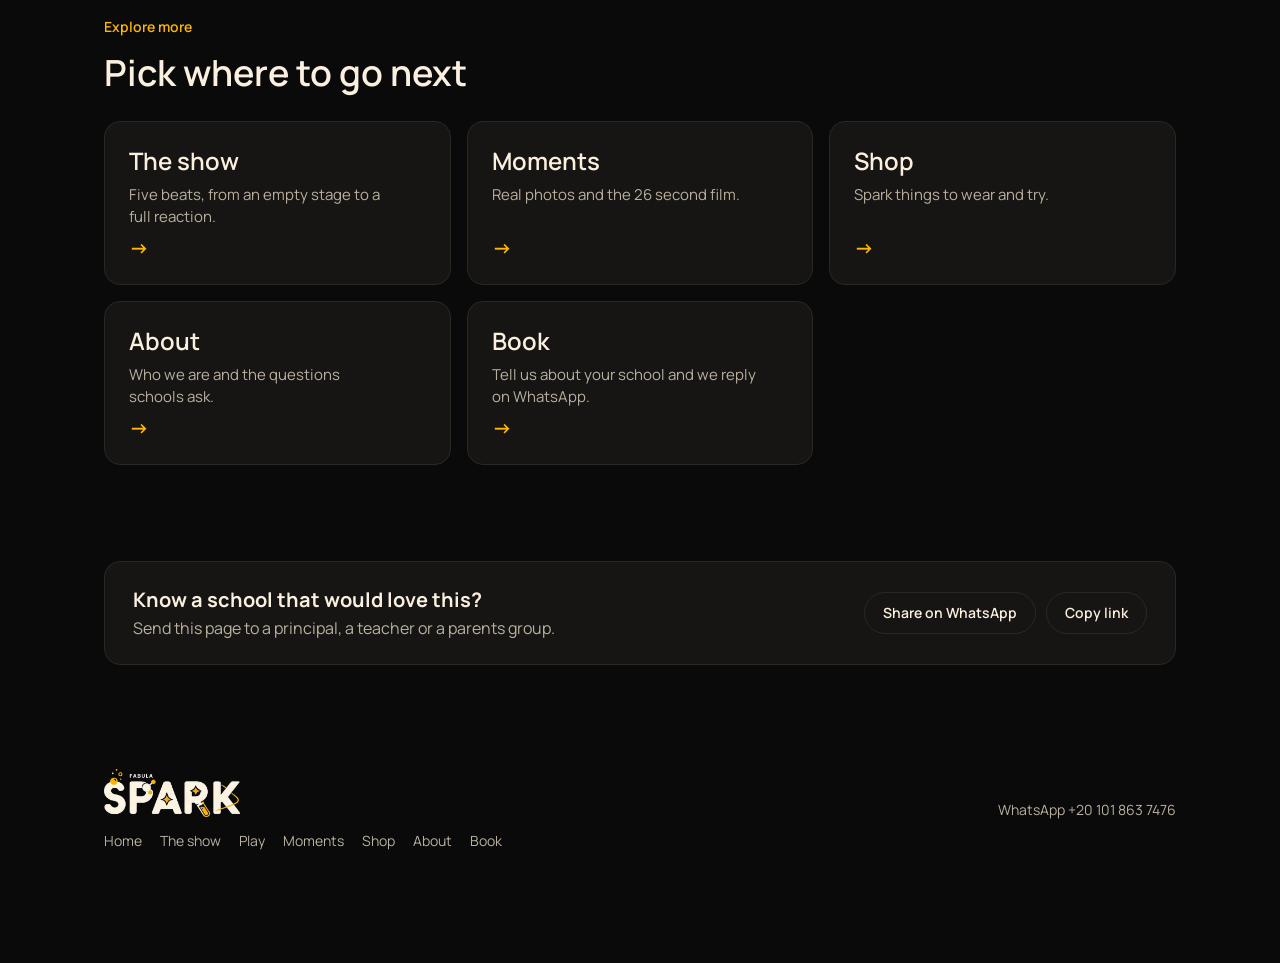
<file: play.html>
<!DOCTYPE html>
<html lang="en" data-ar-title="العب مع الشرارة | فيبولا سبارك" data-ar-desc="جرّب معمل علمي صغير، وفرقع فقاعات البخار، وحل كويز سريع من فيبولا سبارك.">
<head>
<meta charset="utf-8">
<meta name="viewport" content="width=device-width, initial-scale=1">
<title>Play with the spark | Fabula Spark</title>
<meta name="description" content="Try a tiny science lab, pop vapor bubbles and take a quick quiz from Fabula Spark.">
<link rel="canonical" href="https://jospark47-jpg.github.io/fabula-spark/play.html">
<meta name="robots" content="index,follow,max-image-preview:large">
<meta property="og:type" content="website"><meta property="og:site_name" content="Fabula Spark"><meta property="og:title" content="Play with the spark | Fabula Spark"><meta property="og:description" content="Try a tiny science lab, pop vapor bubbles and take a quick quiz from Fabula Spark."><meta property="og:url" content="https://jospark47-jpg.github.io/fabula-spark/play.html"><meta property="og:image" content="https://jospark47-jpg.github.io/fabula-spark/og-card.jpg"><meta property="og:image:alt" content="Fabula Spark: live science shows for schools, in English and Arabic">
<meta name="twitter:card" content="summary_large_image"><meta name="twitter:title" content="Play with the spark | Fabula Spark"><meta name="twitter:description" content="Try a tiny science lab, pop vapor bubbles and take a quick quiz from Fabula Spark."><meta name="twitter:image" content="https://jospark47-jpg.github.io/fabula-spark/og-card.jpg">
<script type="application/ld+json">{"@context": "https://schema.org", "@graph": [{"@type": "Organization", "@id": "https://jospark47-jpg.github.io/fabula-spark/#org", "name": "Fabula Spark", "url": "https://jospark47-jpg.github.io/fabula-spark/", "logo": "https://jospark47-jpg.github.io/fabula-spark/wordmark.png", "image": "https://jospark47-jpg.github.io/fabula-spark/og-card.jpg", "description": "Fabula Spark is an educational brand that brings live science shows to schools.", "founder": {"@id": "https://jospark47-jpg.github.io/fabula-spark/#mahmoud"}, "contactPoint": {"@type": "ContactPoint", "contactType": "bookings", "telephone": "+201018637476", "url": "https://wa.me/201018637476", "availableLanguage": ["Arabic", "English"]}, "alternateName": ["فيبولا سبارك", "فبولا سبارك"]}, {"@type": "Person", "@id": "https://jospark47-jpg.github.io/fabula-spark/#mahmoud", "name": "Mahmoud Abdelhafiz", "alternateName": "محمود عبدالحفيظ", "jobTitle": "Co-founder", "worksFor": {"@id": "https://jospark47-jpg.github.io/fabula-spark/#org"}}, {"@type": "WebSite", "@id": "https://jospark47-jpg.github.io/fabula-spark/#site", "url": "https://jospark47-jpg.github.io/fabula-spark/", "name": "Fabula Spark", "publisher": {"@id": "https://jospark47-jpg.github.io/fabula-spark/#org"}, "inLanguage": "en"}, {"@type": "Service", "@id": "https://jospark47-jpg.github.io/fabula-spark/#show", "name": "Live science shows for schools", "serviceType": "Science show", "provider": {"@id": "https://jospark47-jpg.github.io/fabula-spark/#org"}, "description": "A live stage science show with experiments told as stories, performed at your school or venue for a whole assembly.", "url": "https://jospark47-jpg.github.io/fabula-spark/#what"}, {"@type": "FAQPage", "mainEntity": [{"@type": "Question", "name": "Which ages do you work with?", "acceptedAnswer": {"@type": "Answer", "text": "Tell us your group and we shape the show to fit it."}}, {"@type": "Question", "name": "Where do the shows take place?", "acceptedAnswer": {"@type": "Answer", "text": "We bring the show to you. Tell us your location and we will confirm."}}, {"@type": "Question", "name": "Can the show include a story?", "acceptedAnswer": {"@type": "Answer", "text": "Yes. We wrap experiments in a story that explains how the discovery happened."}}, {"@type": "Question", "name": "Do you only do science shows?", "acceptedAnswer": {"@type": "Answer", "text": "Science shows are our focus today. More Spark experiences are on the way."}}, {"@type": "Question", "name": "How do we book?", "acceptedAnswer": {"@type": "Answer", "text": "Send us a message with your school, age group and preferred dates."}}]}]}</script>
<link rel="icon" type="image/png" href="favicon.png">
<script>(function(){try{var t=localStorage.getItem('fs_theme'),l=localStorage.getItem('fs_lang'),d=document.documentElement;if(t==='light'||t==='kids')d.setAttribute('data-theme',t);if(l==='ar'){d.lang='ar';d.dir='rtl'}}catch(e){}window.INK=function(){return getComputedStyle(document.documentElement).getPropertyValue('--text').trim()||'#fbefdf'}})();</script>
<link rel="preconnect" href="https://fonts.googleapis.com">
<link href="https://fonts.googleapis.com/css2?family=Manrope:wght@400;500;600;700&display=swap" rel="stylesheet">
<link rel="stylesheet" href="style.css">
</head>
<body>
<a class="skip" href="#main">Skip to content</a>
<div class="prog" id="prog"></div>
<div class="cursorlight" id="cl"></div>
<canvas id="trail"></canvas>
<nav class="nav"><a href="./" aria-label="Fabula Spark home"><img src="wordmark.png" alt="Fabula Spark"></a><div class="menu" id="menu"><a href="./">Home</a><a href="show.html">The show</a><a href="play.html" class="act" aria-current="page">Play</a><a href="moments.html">Moments</a><a href="shop.html">Shop</a><a href="about.html">About</a></div><div class="tools"><div class="sw" role="group" aria-label="Theme"><button type="button" class="s-d" data-th="dark" aria-label="Dark theme"></button><button type="button" class="s-l" data-th="light" aria-label="Light theme"></button><button type="button" class="s-k" data-th="kids" aria-label="Colorful kids theme"></button></div><button type="button" class="tb" id="langb" aria-label="Switch language">العربية</button></div><a class="btn mag" href="book.html#planner">Book a show</a><button type="button" class="nm" id="nm" aria-label="Menu" aria-expanded="false" aria-controls="menu"><i></i><i></i><i></i></button></nav>
<a class="wa" id="wa" href="https://wa.me/201018637476?text=Hello%20Fabula%20Spark%2C%20I%20have%20a%20question." target="_blank" rel="noopener" aria-label="Chat on WhatsApp"><svg viewBox="0 0 24 24" fill="currentColor"><path d="M4 3h16a2 2 0 0 1 2 2v11a2 2 0 0 1-2 2H9l-5 4v-4a2 2 0 0 1-2-2V5a2 2 0 0 1 2-2z"/></svg><span>Chat on WhatsApp</span></a>
<main id="main">
<header class="phead"><div class="wrap"><p class="eyebrow rv">Play</p><h1 class="rv" style="--d:60ms">Play with the spark</h1><p class="lead rv" style="--d:120ms">A small lab, bubbles, four tiny games and a quick quiz. A taste of the show.</p></div></header>
<nav class="pstrip" aria-label="Sections"><div class="wrap"><p class="pstl">All sections</p><div class="pst"><a href="./"><b>1</b>Home</a><a href="show.html"><b>2</b>The show</a><a href="play.html" class="act" aria-current="page"><b>3</b>Play</a><a href="moments.html"><b>4</b>Moments</a><a href="shop.html"><b>5</b>Shop</a><a href="about.html"><b>6</b>About</a><a href="book.html"><b>7</b>Book</a></div></div></nav>
<section id="lab" style="padding-top:0"><div class="wrap">
 <p class="eyebrow rv">The Spark lab</p>
 <h2 class="rv" style="--d:60ms">Make it fizz</h2>
 <p class="lead rv" style="--d:100ms">A tiny taste of the show. Pick a reaction, then tap the flask, or drag the beaker over it and pour.</p>
 <div class="lab rv" style="--d:120ms">
  <div>
   <div class="modes" role="group" aria-label="Choose a reaction"><button class="chip" data-m="fizz" aria-pressed="true">Fizz</button><button class="chip" data-m="foam" aria-pressed="false">Foam</button><button class="chip" data-m="spark" aria-pressed="false">Spark</button><button class="chip" data-m="vapor" aria-pressed="false">Vapor</button></div>
   <h3 style="font-size:30px;line-height:36px;margin-bottom:16px">Every show starts with a little reaction.</h3>
   <p class="lead" style="margin-bottom:24px">In the room it is bigger, louder and a lot more fun. This one is just a taste, no mess.</p>
   <p class="hint" id="labhint">Tap the flask or pour the beaker. Try all four.</p>
  </div>
  <div class="cwrap" id="cwrap"><canvas id="labc" width="800" height="1040" aria-label="Interactive flask. Tap to make it react."></canvas>
   <button class="beaker" id="bk" aria-label="Beaker. Drag it over the flask to pour, or press Enter to pour"><svg viewBox="0 0 100 100" fill="none" stroke="currentColor" stroke-width="5" stroke-linejoin="round"><path d="M22 14 H78 M26 14 V78 Q26 90 38 90 H62 Q74 90 74 78 V14" /><path d="M28 56 H72 V78 Q72 87 62 87 H38 Q28 87 28 78 Z" fill="#ffb703" stroke="none"/></svg></button>
   <p class="beakerhint" id="bkh">Drag me</p></div>
 </div>
</div></section>
<section style="padding-top:0"><div class="wrap">
 <div class="dark-panel rv" id="dp">
  <div class="dp-base"><p class="eyebrow">Lights out</p><h2>Something is hiding in here</h2><p>Move your cursor, or drag a finger, to shine a light and find it.</p></div>
  <div class="dp-hidden"><svg viewBox="0 0 1000 520" preserveAspectRatio="xMidYMid slice" fill="none" stroke="#ffb703" stroke-width="2" stroke-linecap="round" opacity=".55">
<g transform="translate(110,90)"><text x="0" y="40" font-family="Manrope" font-size="38" fill="#ffb703" stroke="none">a² + b² = c²</text></g>
<g transform="translate(640,70)"><text x="0" y="40" font-family="Manrope" font-size="38" fill="#ffb703" stroke="none">F = m × a</text></g>
<g transform="translate(380,440)"><text x="0" y="40" font-family="Manrope" font-size="38" fill="#ffb703" stroke="none">π ≈ 3.14159</text></g>
<g transform="translate(790,380)"><ellipse cx="0" cy="0" rx="60" ry="22"/><ellipse cx="0" cy="0" rx="60" ry="22" transform="rotate(60)"/><ellipse cx="0" cy="0" rx="60" ry="22" transform="rotate(120)"/><circle r="6" fill="#ffb703"/></g>
<g transform="translate(120,360)"><path d="M0 0 L60 -90 L120 0 Z"/><path d="M60 -90 V0"/></g>
<g transform="translate(470,170)"><path d="M0 60 Q40 -20 80 60 T160 60"/></g>
<g transform="translate(60,230)"><circle r="18"/><circle cx="34" cy="-20" r="9"/><circle cx="54" cy="10" r="5"/></g>
<g transform="translate(900,200)"><path d="M0 0 l8 -22 l8 22 l-22 -13 h28 z" fill="#ffb703" stroke="none"/></g>
</svg><div class="words"><div><b>Creativity workshops</b><span>Where imagination gets to build something real.</span></div><div><b>Math, seen differently</b><span>Numbers, as you have never watched them before.</span></div><div><b>Physics you can feel</b><span>Forces, light and motion, up close.</span></div></div></div>
  <div class="lamp" aria-hidden="true"></div>
 </div>
 <p class="note rv">Teacher learning, teen awareness and a parent corner are warming up too. Shh, on the way.</p>
</div></section>
<section id="play" style="padding-top:0"><div class="wrap">
 <p class="eyebrow rv">Play</p>
 <h2 class="rv" style="--d:60ms">Pop the vapor bubbles</h2>
 <p class="lead rv" style="--d:100ms">Tap the bubbles before they float away. Pop ten to set off a spark.</p>
 <div class="gbar rv"><p class="gscore">Popped <b id="gs">0</b> of 10</p><button class="chip" id="gbtn" type="button">Start</button></div>
 <div class="game rv" id="game" aria-label="Bubble popping game"><div class="gmsg" id="gmsg"><p class="hint">Press start, then tap the bubbles.</p></div></div>
</div></section>
<section id="games" style="padding-top:0"><div class="wrap">
 <p class="eyebrow rv">More games</p>
 <h2 class="rv" style="--d:60ms">Four tiny games</h2>
 <p class="lead rv" style="--d:100ms">Short, light and made for small hands. Pick one and play.</p>
 <div class="gmgrid">
  <article class="gmcard rv" id="gm-mem"><h3>Match the lab</h3><p class="gmsub">Flip two cards and find the pairs.</p><div class="gmbar"><span>Moves <b class="gmv" data-k="m">0</b></span><button class="chip" type="button" data-act="new">New game</button></div><div class="gmmem" role="group" aria-label="Memory cards"></div><p class="gmout" aria-live="polite"></p></article>
  <article class="gmcard rv" id="gm-mix" style="--d:60ms"><h3>Mix the colors</h3><p class="gmsub">Pick two colors to make the target.</p><div class="gmbar"><span>Score <b class="gmv" data-k="s">0</b> of 5</span><button class="chip" type="button" data-act="new">New game</button></div><p class="gmtarget"></p><div class="gmmixrow" role="group" aria-label="Colors"><button type="button" class="gmdot" data-c="red" style="--c:#ee3b4f" aria-label="Red"></button><button type="button" class="gmdot" data-c="yellow" style="--c:#ffc933" aria-label="Yellow"></button><button type="button" class="gmdot" data-c="blue" style="--c:#2f7bff" aria-label="Blue"></button><span class="gmplus" aria-hidden="true">=</span><span class="gmres" aria-hidden="true"></span></div><p class="gmout" aria-live="polite"></p></article>
  <article class="gmcard rv" id="gm-spark" style="--d:120ms"><h3>Catch the spark</h3><p class="gmsub">Tap the spark as it jumps. 15 seconds.</p><div class="gmbar"><span>Caught <b class="gmv" data-k="s">0</b> &middot; <b class="gmv" data-k="t">15</b>s</span><button class="chip" type="button" data-act="new">Start</button></div><div class="gmarena"><button type="button" class="gmspark" aria-label="Spark" hidden></button></div><p class="gmout" aria-live="polite"></p></article>
  <article class="gmcard rv" id="gm-sort" style="--d:180ms"><h3>Solid, liquid or gas?</h3><p class="gmsub">Sort ten things. Think about how they behave.</p><div class="gmbar"><span>Score <b class="gmv" data-k="s">0</b> of 10</span><button class="chip" type="button" data-act="new">New game</button></div><p class="gmitem"></p><div class="gmopts" role="group" aria-label="Choices"><button class="chip" type="button" data-a="solid">Solid</button><button class="chip" type="button" data-a="liquid">Liquid</button><button class="chip" type="button" data-a="gas">Gas</button></div><p class="gmout" aria-live="polite"></p></article>
 </div>
</div></section>

<section id="quiz" style="padding-top:0"><div class="wrap" style="max-width:760px">
 <p class="eyebrow rv">Quick quiz</p>
 <h2 class="rv" style="--d:60ms">Which reaction are you?</h2>
 <p class="lead rv" style="--d:100ms">Three questions. Then try your reaction in the lab.</p>
 <div class="quiz rv" id="qz">
  <div class="q" data-q="0"><h3>Pick a moment.</h3><div class="opts"><button class="chip" data-r="fizz">A fizzy drink opening</button><button class="chip" data-r="foam">A bubble bath overflowing</button><button class="chip" data-r="spark">Fireworks</button><button class="chip" data-r="vapor">Mist on a cold morning</button></div></div>
  <div class="q" data-q="1"><h3>Your energy is.</h3><div class="opts"><button class="chip" data-r="fizz">Quick and cheerful</button><button class="chip" data-r="foam">Big and soft</button><button class="chip" data-r="spark">Bright and loud</button><button class="chip" data-r="vapor">Calm and mysterious</button></div></div>
  <div class="q" data-q="2"><h3>In class you are.</h3><div class="opts"><button class="chip" data-r="fizz">The one with questions</button><button class="chip" data-r="foam">The one who builds</button><button class="chip" data-r="spark">The one who volunteers first</button><button class="chip" data-r="vapor">The one who watches closely</button></div></div>
  <div class="qres" id="qres" hidden><h3 id="qt"></h3><p id="qd"></p><button class="btn" id="qgo" type="button">Try it in the lab</button> <button class="chip" id="qre" type="button">Start again</button></div>
 </div>
</div></section>
<section id="explore" style="padding-top:0"><div class="wrap"><p class="eyebrow rv">Explore more</p><h2 class="rv" style="--d:60ms">Pick where to go next</h2><div class="xp" style="margin-top:28px"><a class="xc rv" style="--d:0ms" href="show.html"><h3>The show</h3><p>Five beats, from an empty stage to a full reaction.</p><span class="go" aria-hidden="true"></span></a><a class="xc rv" style="--d:60ms" href="moments.html"><h3>Moments</h3><p>Real photos and the 26 second film.</p><span class="go" aria-hidden="true"></span></a><a class="xc rv" style="--d:120ms" href="shop.html"><h3>Shop</h3><p>Spark things to wear and try.</p><span class="go" aria-hidden="true"></span></a><a class="xc rv" style="--d:180ms" href="about.html"><h3>About</h3><p>Who we are and the questions schools ask.</p><span class="go" aria-hidden="true"></span></a><a class="xc rv" style="--d:240ms" href="book.html"><h3>Book</h3><p>Tell us about your school and we reply on WhatsApp.</p><span class="go" aria-hidden="true"></span></a></div></div></section>
</main>
<section class="shbar" aria-label="Share"><div class="wrap"><div class="shin"><div><b>Know a school that would love this?</b><p>Send this page to a principal, a teacher or a parents group.</p></div><div class="shb"><a class="chip shwa" target="_blank" rel="noopener" href="#">Share on WhatsApp</a><button type="button" class="chip shcp">Copy link</button><button type="button" class="chip shnt" hidden>Share&hellip;</button></div></div></div></section>
<footer><div class="fl"><img src="wordmark.png" alt="Fabula Spark" style="height:48px;width:auto"><nav class="fnav" aria-label="Pages"><a href="./">Home</a><a href="show.html">The show</a><a href="play.html">Play</a><a href="moments.html">Moments</a><a href="shop.html">Shop</a><a href="about.html">About</a><a href="book.html">Book</a></nav></div><a href="https://wa.me/201018637476" target="_blank" rel="noopener">WhatsApp +20 101 863 7476</a></footer>
<div class="mbar"><a class="btn" href="book.html#planner">Book a show</a><a class="btn ghost" href="https://wa.me/201018637476?text=Hello%20Fabula%20Spark%2C%20I%20would%20like%20to%20book%20a%20science%20show." target="_blank" rel="noopener">WhatsApp</a></div>
<dialog id="lb" aria-label="Photo viewer"><div class="in"><img id="lbi" alt=""></div><button class="x" aria-label="Close">&#10005;</button><button class="pv" aria-label="Previous photo">&#8592;</button><button class="nx" aria-label="Next photo">&#8594;</button><p id="lbc"></p></dialog>
<script src="app.js"></script>
</body>
</html>
</file>
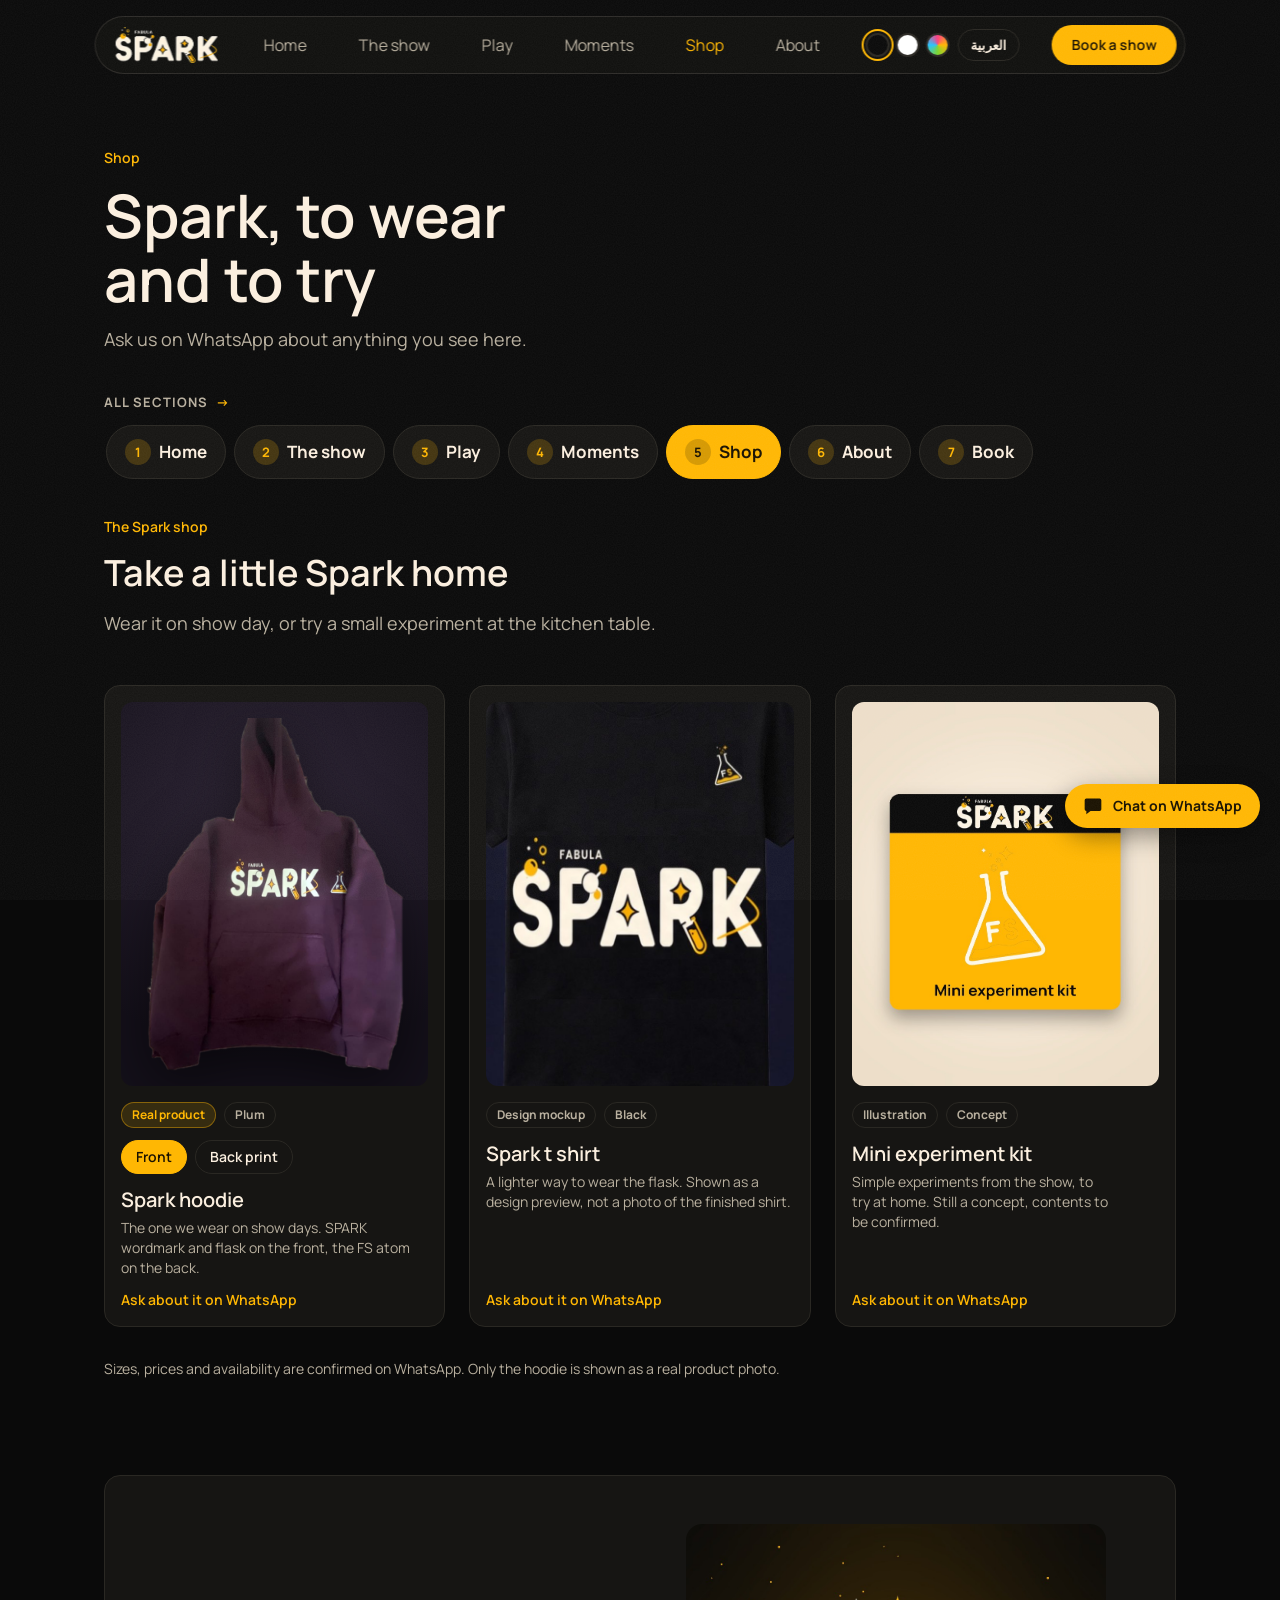
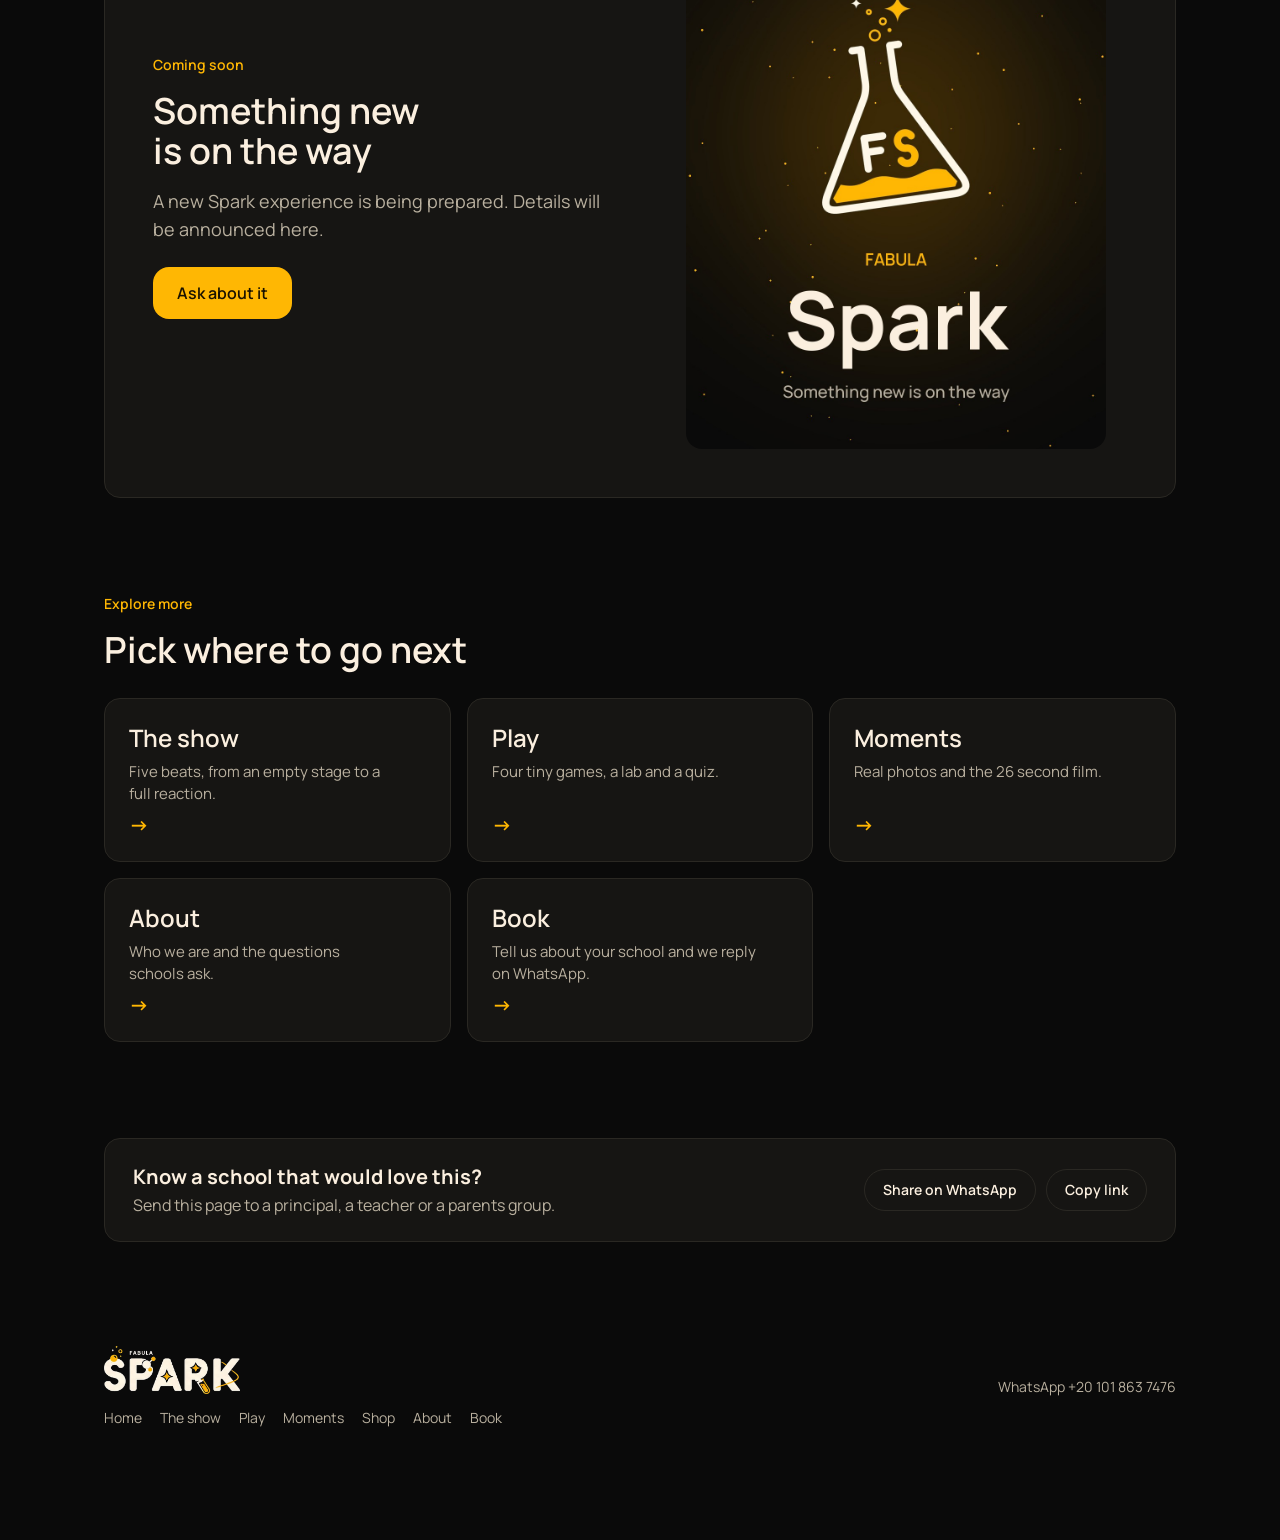
<file: shop.html>
<!DOCTYPE html>
<html lang="en" data-ar-title="متجر سبارك | فيبولا سبارك" data-ar-desc="هودي وتيشيرت وفكرة حقيبة تجارب من فيبولا سبارك. اسأل عن أي حاجة على واتساب.">
<head>
<meta charset="utf-8">
<meta name="viewport" content="width=device-width, initial-scale=1">
<title>The Spark shop | Fabula Spark</title>
<meta name="description" content="Spark hoodie, T-shirt and experiment kit ideas from Fabula Spark. Ask about anything on WhatsApp.">
<link rel="canonical" href="https://jospark47-jpg.github.io/fabula-spark/shop.html">
<meta name="robots" content="index,follow,max-image-preview:large">
<meta property="og:type" content="website"><meta property="og:site_name" content="Fabula Spark"><meta property="og:title" content="The Spark shop | Fabula Spark"><meta property="og:description" content="Spark hoodie, T-shirt and experiment kit ideas from Fabula Spark. Ask about anything on WhatsApp."><meta property="og:url" content="https://jospark47-jpg.github.io/fabula-spark/shop.html"><meta property="og:image" content="https://jospark47-jpg.github.io/fabula-spark/og-card.jpg"><meta property="og:image:alt" content="Fabula Spark: live science shows for schools, in English and Arabic">
<meta name="twitter:card" content="summary_large_image"><meta name="twitter:title" content="The Spark shop | Fabula Spark"><meta name="twitter:description" content="Spark hoodie, T-shirt and experiment kit ideas from Fabula Spark. Ask about anything on WhatsApp."><meta name="twitter:image" content="https://jospark47-jpg.github.io/fabula-spark/og-card.jpg">
<script type="application/ld+json">{"@context": "https://schema.org", "@graph": [{"@type": "Organization", "@id": "https://jospark47-jpg.github.io/fabula-spark/#org", "name": "Fabula Spark", "url": "https://jospark47-jpg.github.io/fabula-spark/", "logo": "https://jospark47-jpg.github.io/fabula-spark/wordmark.png", "image": "https://jospark47-jpg.github.io/fabula-spark/og-card.jpg", "description": "Fabula Spark is an educational brand that brings live science shows to schools.", "founder": {"@id": "https://jospark47-jpg.github.io/fabula-spark/#mahmoud"}, "contactPoint": {"@type": "ContactPoint", "contactType": "bookings", "telephone": "+201018637476", "url": "https://wa.me/201018637476", "availableLanguage": ["Arabic", "English"]}, "alternateName": ["فيبولا سبارك", "فبولا سبارك"]}, {"@type": "Person", "@id": "https://jospark47-jpg.github.io/fabula-spark/#mahmoud", "name": "Mahmoud Abdelhafiz", "alternateName": "محمود عبدالحفيظ", "jobTitle": "Co-founder", "worksFor": {"@id": "https://jospark47-jpg.github.io/fabula-spark/#org"}}, {"@type": "WebSite", "@id": "https://jospark47-jpg.github.io/fabula-spark/#site", "url": "https://jospark47-jpg.github.io/fabula-spark/", "name": "Fabula Spark", "publisher": {"@id": "https://jospark47-jpg.github.io/fabula-spark/#org"}, "inLanguage": "en"}, {"@type": "Service", "@id": "https://jospark47-jpg.github.io/fabula-spark/#show", "name": "Live science shows for schools", "serviceType": "Science show", "provider": {"@id": "https://jospark47-jpg.github.io/fabula-spark/#org"}, "description": "A live stage science show with experiments told as stories, performed at your school or venue for a whole assembly.", "url": "https://jospark47-jpg.github.io/fabula-spark/#what"}, {"@type": "FAQPage", "mainEntity": [{"@type": "Question", "name": "Which ages do you work with?", "acceptedAnswer": {"@type": "Answer", "text": "Tell us your group and we shape the show to fit it."}}, {"@type": "Question", "name": "Where do the shows take place?", "acceptedAnswer": {"@type": "Answer", "text": "We bring the show to you. Tell us your location and we will confirm."}}, {"@type": "Question", "name": "Can the show include a story?", "acceptedAnswer": {"@type": "Answer", "text": "Yes. We wrap experiments in a story that explains how the discovery happened."}}, {"@type": "Question", "name": "Do you only do science shows?", "acceptedAnswer": {"@type": "Answer", "text": "Science shows are our focus today. More Spark experiences are on the way."}}, {"@type": "Question", "name": "How do we book?", "acceptedAnswer": {"@type": "Answer", "text": "Send us a message with your school, age group and preferred dates."}}]}]}</script>
<link rel="icon" type="image/png" href="favicon.png">
<script>(function(){try{var t=localStorage.getItem('fs_theme'),l=localStorage.getItem('fs_lang'),d=document.documentElement;if(t==='light'||t==='kids')d.setAttribute('data-theme',t);if(l==='ar'){d.lang='ar';d.dir='rtl'}}catch(e){}window.INK=function(){return getComputedStyle(document.documentElement).getPropertyValue('--text').trim()||'#fbefdf'}})();</script>
<link rel="preconnect" href="https://fonts.googleapis.com">
<link href="https://fonts.googleapis.com/css2?family=Manrope:wght@400;500;600;700&display=swap" rel="stylesheet">
<link rel="stylesheet" href="style.css">
</head>
<body>
<a class="skip" href="#main">Skip to content</a>
<div class="prog" id="prog"></div>
<div class="cursorlight" id="cl"></div>
<canvas id="trail"></canvas>
<nav class="nav"><a href="./" aria-label="Fabula Spark home"><img src="wordmark.png" alt="Fabula Spark"></a><div class="menu" id="menu"><a href="./">Home</a><a href="show.html">The show</a><a href="play.html">Play</a><a href="moments.html">Moments</a><a href="shop.html" class="act" aria-current="page">Shop</a><a href="about.html">About</a></div><div class="tools"><div class="sw" role="group" aria-label="Theme"><button type="button" class="s-d" data-th="dark" aria-label="Dark theme"></button><button type="button" class="s-l" data-th="light" aria-label="Light theme"></button><button type="button" class="s-k" data-th="kids" aria-label="Colorful kids theme"></button></div><button type="button" class="tb" id="langb" aria-label="Switch language">العربية</button></div><a class="btn mag" href="book.html#planner">Book a show</a><button type="button" class="nm" id="nm" aria-label="Menu" aria-expanded="false" aria-controls="menu"><i></i><i></i><i></i></button></nav>
<a class="wa" id="wa" href="https://wa.me/201018637476?text=Hello%20Fabula%20Spark%2C%20I%20have%20a%20question." target="_blank" rel="noopener" aria-label="Chat on WhatsApp"><svg viewBox="0 0 24 24" fill="currentColor"><path d="M4 3h16a2 2 0 0 1 2 2v11a2 2 0 0 1-2 2H9l-5 4v-4a2 2 0 0 1-2-2V5a2 2 0 0 1 2-2z"/></svg><span>Chat on WhatsApp</span></a>
<main id="main">
<header class="phead"><div class="wrap"><p class="eyebrow rv">Shop</p><h1 class="rv" style="--d:60ms">Spark, to wear and to try</h1><p class="lead rv" style="--d:120ms">Ask us on WhatsApp about anything you see here.</p></div></header>
<nav class="pstrip" aria-label="Sections"><div class="wrap"><p class="pstl">All sections</p><div class="pst"><a href="./"><b>1</b>Home</a><a href="show.html"><b>2</b>The show</a><a href="play.html"><b>3</b>Play</a><a href="moments.html"><b>4</b>Moments</a><a href="shop.html" class="act" aria-current="page"><b>5</b>Shop</a><a href="about.html"><b>6</b>About</a><a href="book.html"><b>7</b>Book</a></div></div></nav>
<section id="shop" style="padding-top:0"><div class="wrap">
 <p class="eyebrow rv">The Spark shop</p>
 <h2 class="rv" style="--d:60ms">Take a little Spark home</h2>
 <p class="lead rv" style="--d:100ms">Wear it on show day, or try a small experiment at the kitchen table.</p>
 <div class="shopgrid">
  <div class="sp rv" style="--d:0ms">
   <div class="spimg" id="hoodieimg"><img id="hf" src="hoodie_front.png" alt="Fabula Spark hoodie in plum, front, with the SPARK wordmark and the flask logo" loading="lazy"><div class="sw plum" id="hb"><img src="hoodie_back.png" alt="Back print: the FS atom logo with orbiting rings" loading="lazy" style="max-width:82%"></div></div>
   <div class="tagrow"><span class="stag real">Real product</span><span class="stag">Plum</span></div>
   <div class="modes" role="group" aria-label="Hoodie view"><button class="chip" data-v="f" aria-pressed="true">Front</button><button class="chip" data-v="b" aria-pressed="false">Back print</button></div>
   <h3>Spark hoodie</h3><p>The one we wear on show days. SPARK wordmark and flask on the front, the FS atom on the back.</p><a class="ask" href="https://wa.me/201018637476?text=Hello%20Fabula%20Spark%2C%20I%20would%20like%20to%20ask%20about%20the%20Spark%20hoodie." target="_blank" rel="noopener">Ask about it on WhatsApp</a>
  </div>
  <div class="sp rv" style="--d:100ms">
   <div class="spimg"><img class="cover" src="tee_mockup.jpg" alt="Black Fabula Spark t shirt mockup with the SPARK wordmark and a small flask logo" loading="lazy"></div>
   <div class="tagrow"><span class="stag">Design mockup</span><span class="stag">Black</span></div>
   <h3>Spark t shirt</h3><p>A lighter way to wear the flask. Shown as a design preview, not a photo of the finished shirt.</p><a class="ask" href="https://wa.me/201018637476?text=Hello%20Fabula%20Spark%2C%20I%20would%20like%20to%20ask%20about%20the%20Spark%20t%20shirt." target="_blank" rel="noopener">Ask about it on WhatsApp</a>
  </div>
  <div class="sp rv" style="--d:200ms">
   <div class="spimg"><img class="cover" src="prod_kit.jpg" alt="Fabula Spark mini experiment kit illustration" loading="lazy"></div>
   <div class="tagrow"><span class="stag">Illustration</span><span class="stag">Concept</span></div>
   <h3>Mini experiment kit</h3><p>Simple experiments from the show, to try at home. Still a concept, contents to be confirmed.</p><a class="ask" href="https://wa.me/201018637476?text=Hello%20Fabula%20Spark%2C%20I%20would%20like%20to%20ask%20about%20the%20mini%20experiment%20kit." target="_blank" rel="noopener">Ask about it on WhatsApp</a>
  </div>
 </div>
 <p class="note rv">Sizes, prices and availability are confirmed on WhatsApp. Only the hoodie is shown as a real product photo.</p>
</div></section>
<section style="padding-top:0"><div class="wrap">
 <div class="teaser rv">
  <div><p class="eyebrow">Coming soon</p><h2>Something new is on the way</h2><p class="lead" style="margin-bottom:24px">A new Spark experience is being prepared. Details will be announced here.</p><a class="btn mag" href="book.html#contact">Ask about it</a></div>
  <img src="poster2.jpg" alt="Fabula Spark poster reading Something new is on the way">
 </div>
</div></section>
<section id="explore" style="padding-top:0"><div class="wrap"><p class="eyebrow rv">Explore more</p><h2 class="rv" style="--d:60ms">Pick where to go next</h2><div class="xp" style="margin-top:28px"><a class="xc rv" style="--d:0ms" href="show.html"><h3>The show</h3><p>Five beats, from an empty stage to a full reaction.</p><span class="go" aria-hidden="true"></span></a><a class="xc rv" style="--d:60ms" href="play.html"><h3>Play</h3><p>Four tiny games, a lab and a quiz.</p><span class="go" aria-hidden="true"></span></a><a class="xc rv" style="--d:120ms" href="moments.html"><h3>Moments</h3><p>Real photos and the 26 second film.</p><span class="go" aria-hidden="true"></span></a><a class="xc rv" style="--d:180ms" href="about.html"><h3>About</h3><p>Who we are and the questions schools ask.</p><span class="go" aria-hidden="true"></span></a><a class="xc rv" style="--d:240ms" href="book.html"><h3>Book</h3><p>Tell us about your school and we reply on WhatsApp.</p><span class="go" aria-hidden="true"></span></a></div></div></section>
</main>
<section class="shbar" aria-label="Share"><div class="wrap"><div class="shin"><div><b>Know a school that would love this?</b><p>Send this page to a principal, a teacher or a parents group.</p></div><div class="shb"><a class="chip shwa" target="_blank" rel="noopener" href="#">Share on WhatsApp</a><button type="button" class="chip shcp">Copy link</button><button type="button" class="chip shnt" hidden>Share&hellip;</button></div></div></div></section>
<footer><div class="fl"><img src="wordmark.png" alt="Fabula Spark" style="height:48px;width:auto"><nav class="fnav" aria-label="Pages"><a href="./">Home</a><a href="show.html">The show</a><a href="play.html">Play</a><a href="moments.html">Moments</a><a href="shop.html">Shop</a><a href="about.html">About</a><a href="book.html">Book</a></nav></div><a href="https://wa.me/201018637476" target="_blank" rel="noopener">WhatsApp +20 101 863 7476</a></footer>
<div class="mbar"><a class="btn" href="book.html#planner">Book a show</a><a class="btn ghost" href="https://wa.me/201018637476?text=Hello%20Fabula%20Spark%2C%20I%20would%20like%20to%20book%20a%20science%20show." target="_blank" rel="noopener">WhatsApp</a></div>
<dialog id="lb" aria-label="Photo viewer"><div class="in"><img id="lbi" alt=""></div><button class="x" aria-label="Close">&#10005;</button><button class="pv" aria-label="Previous photo">&#8592;</button><button class="nx" aria-label="Next photo">&#8594;</button><p id="lbc"></p></dialog>
<script src="app.js"></script>
</body>
</html>
</file>
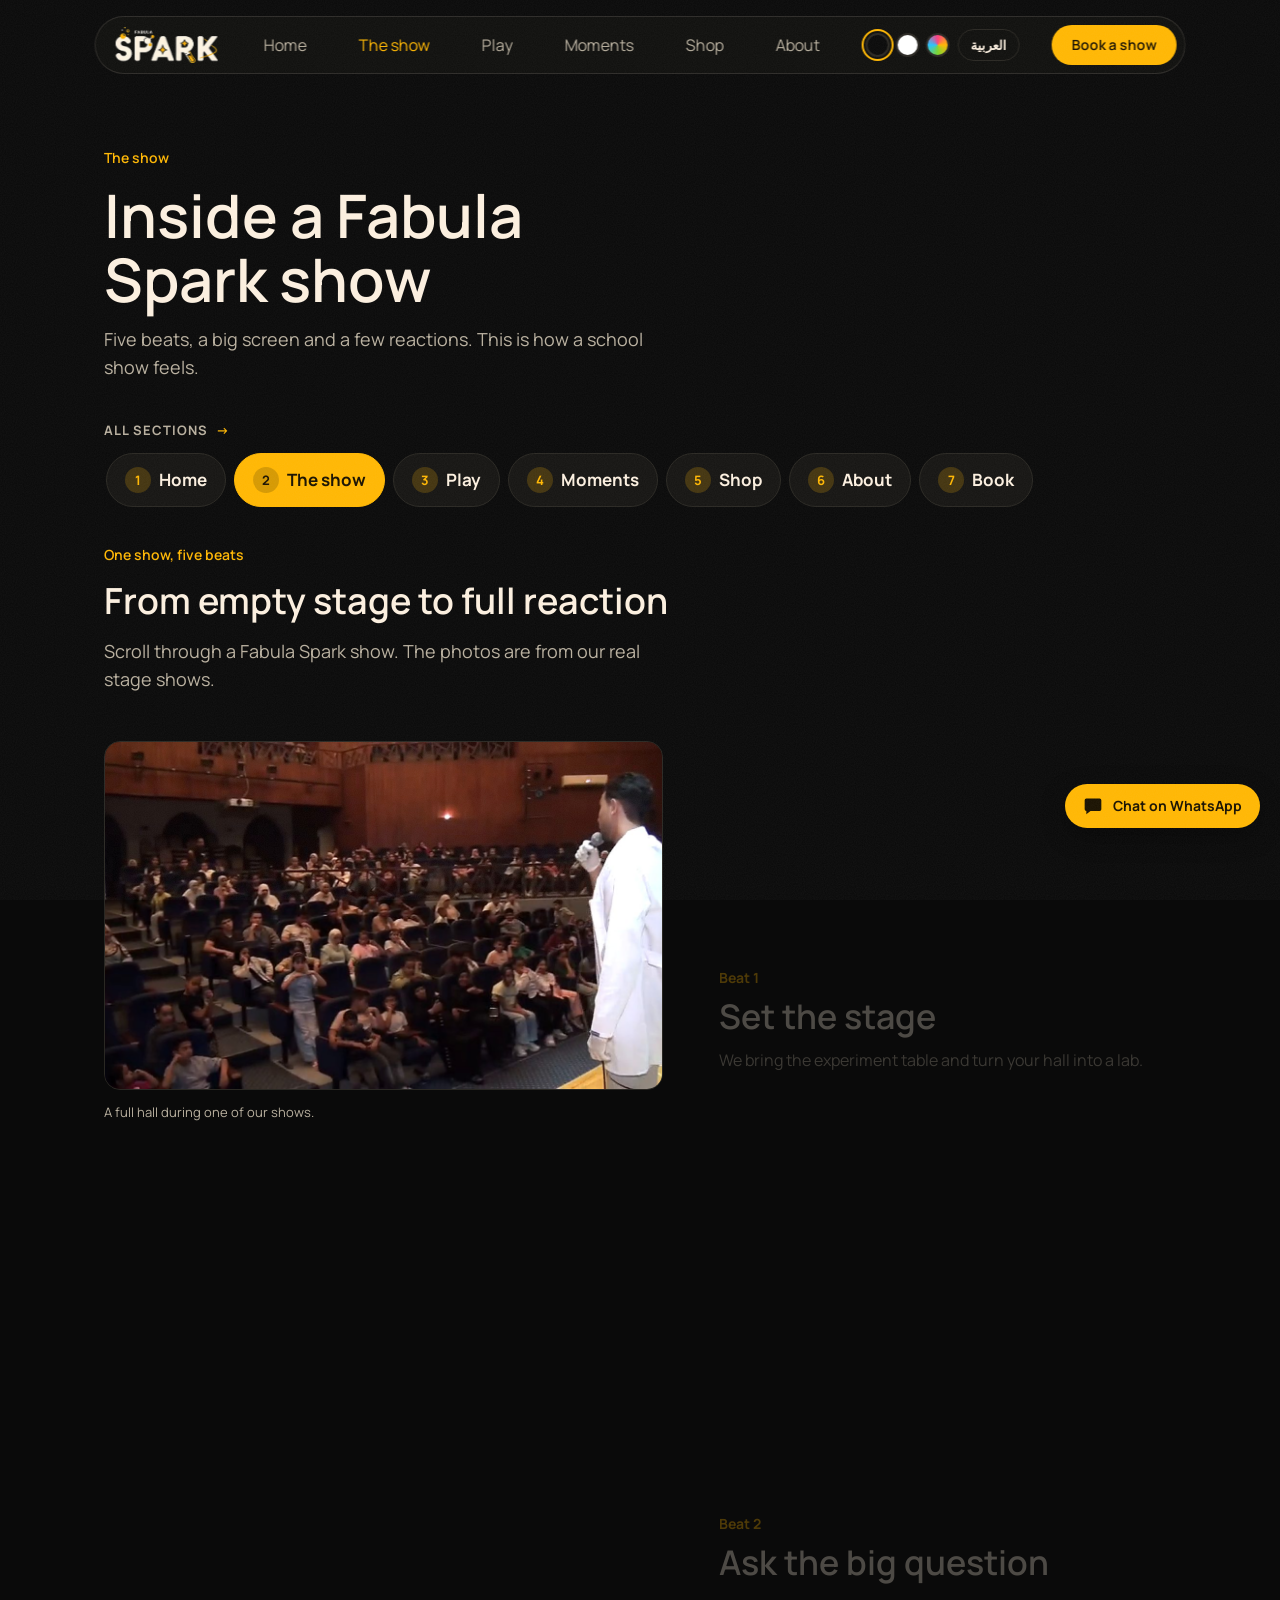
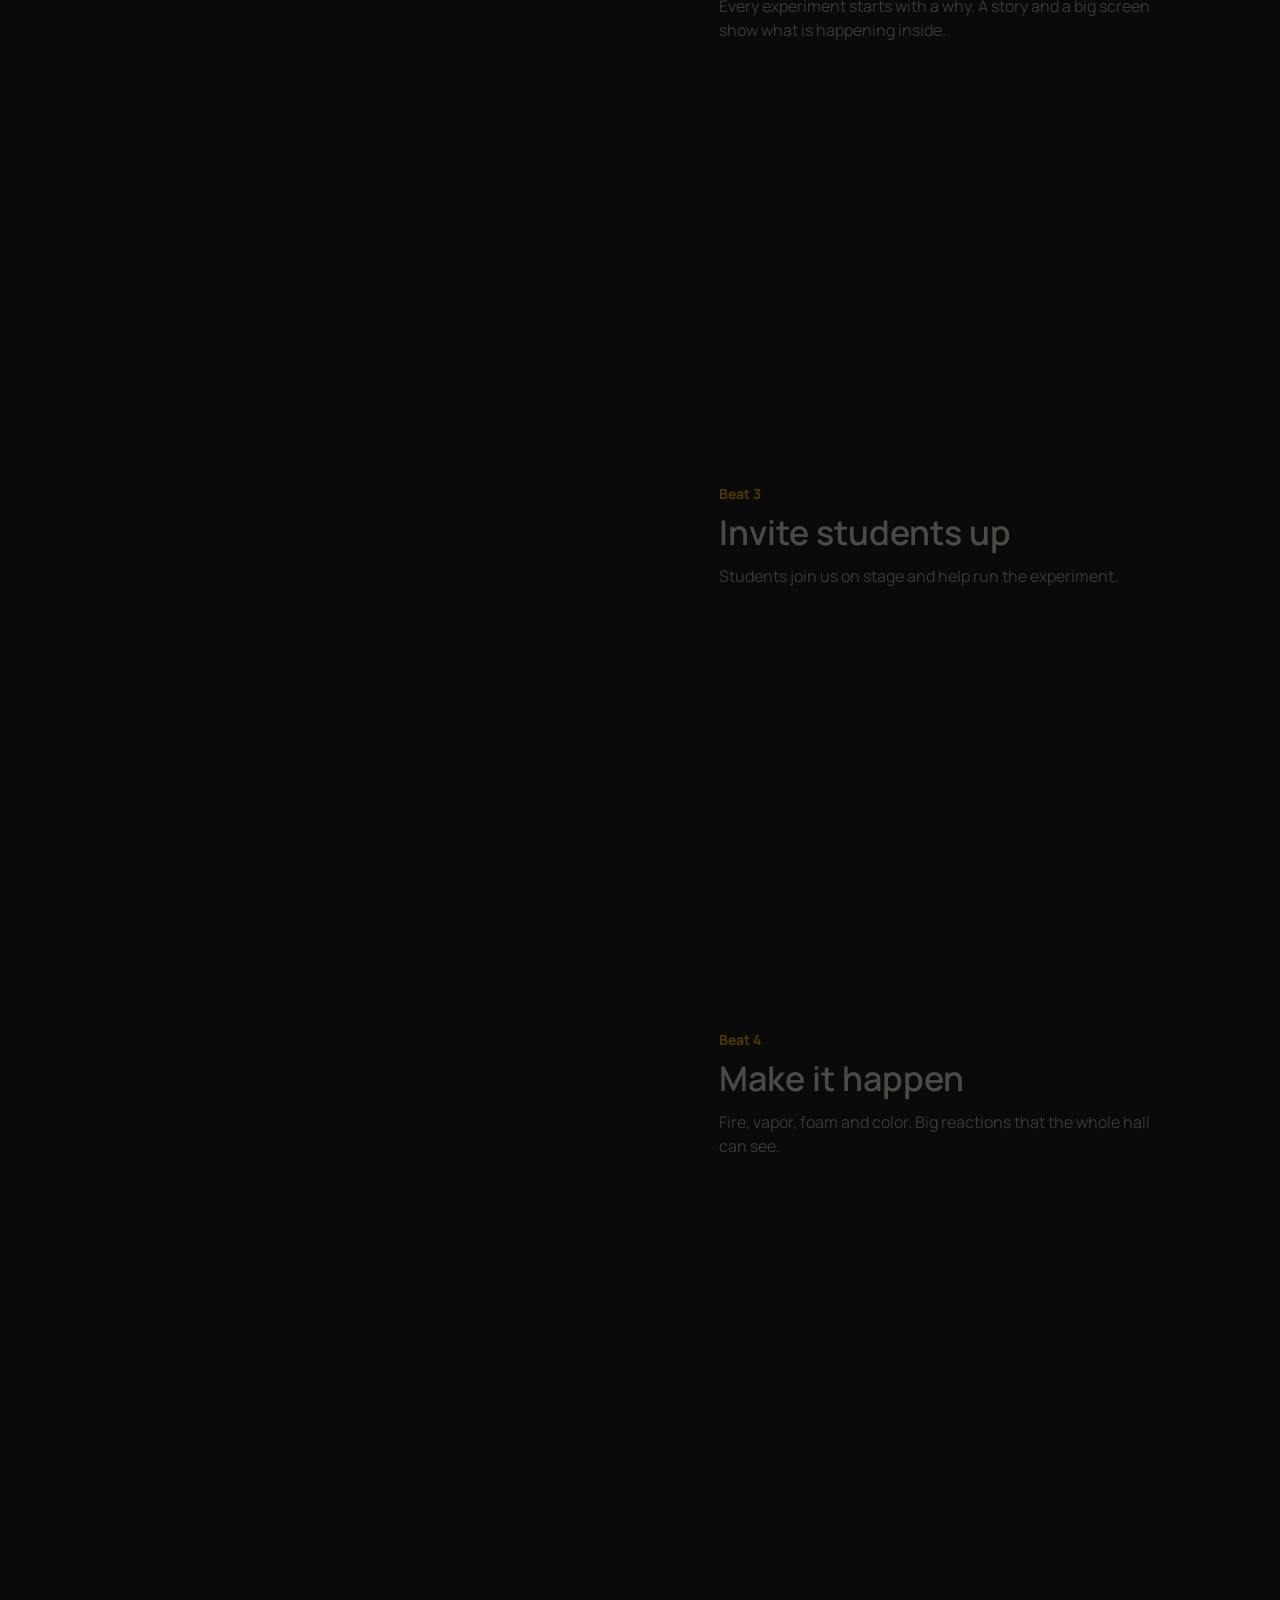
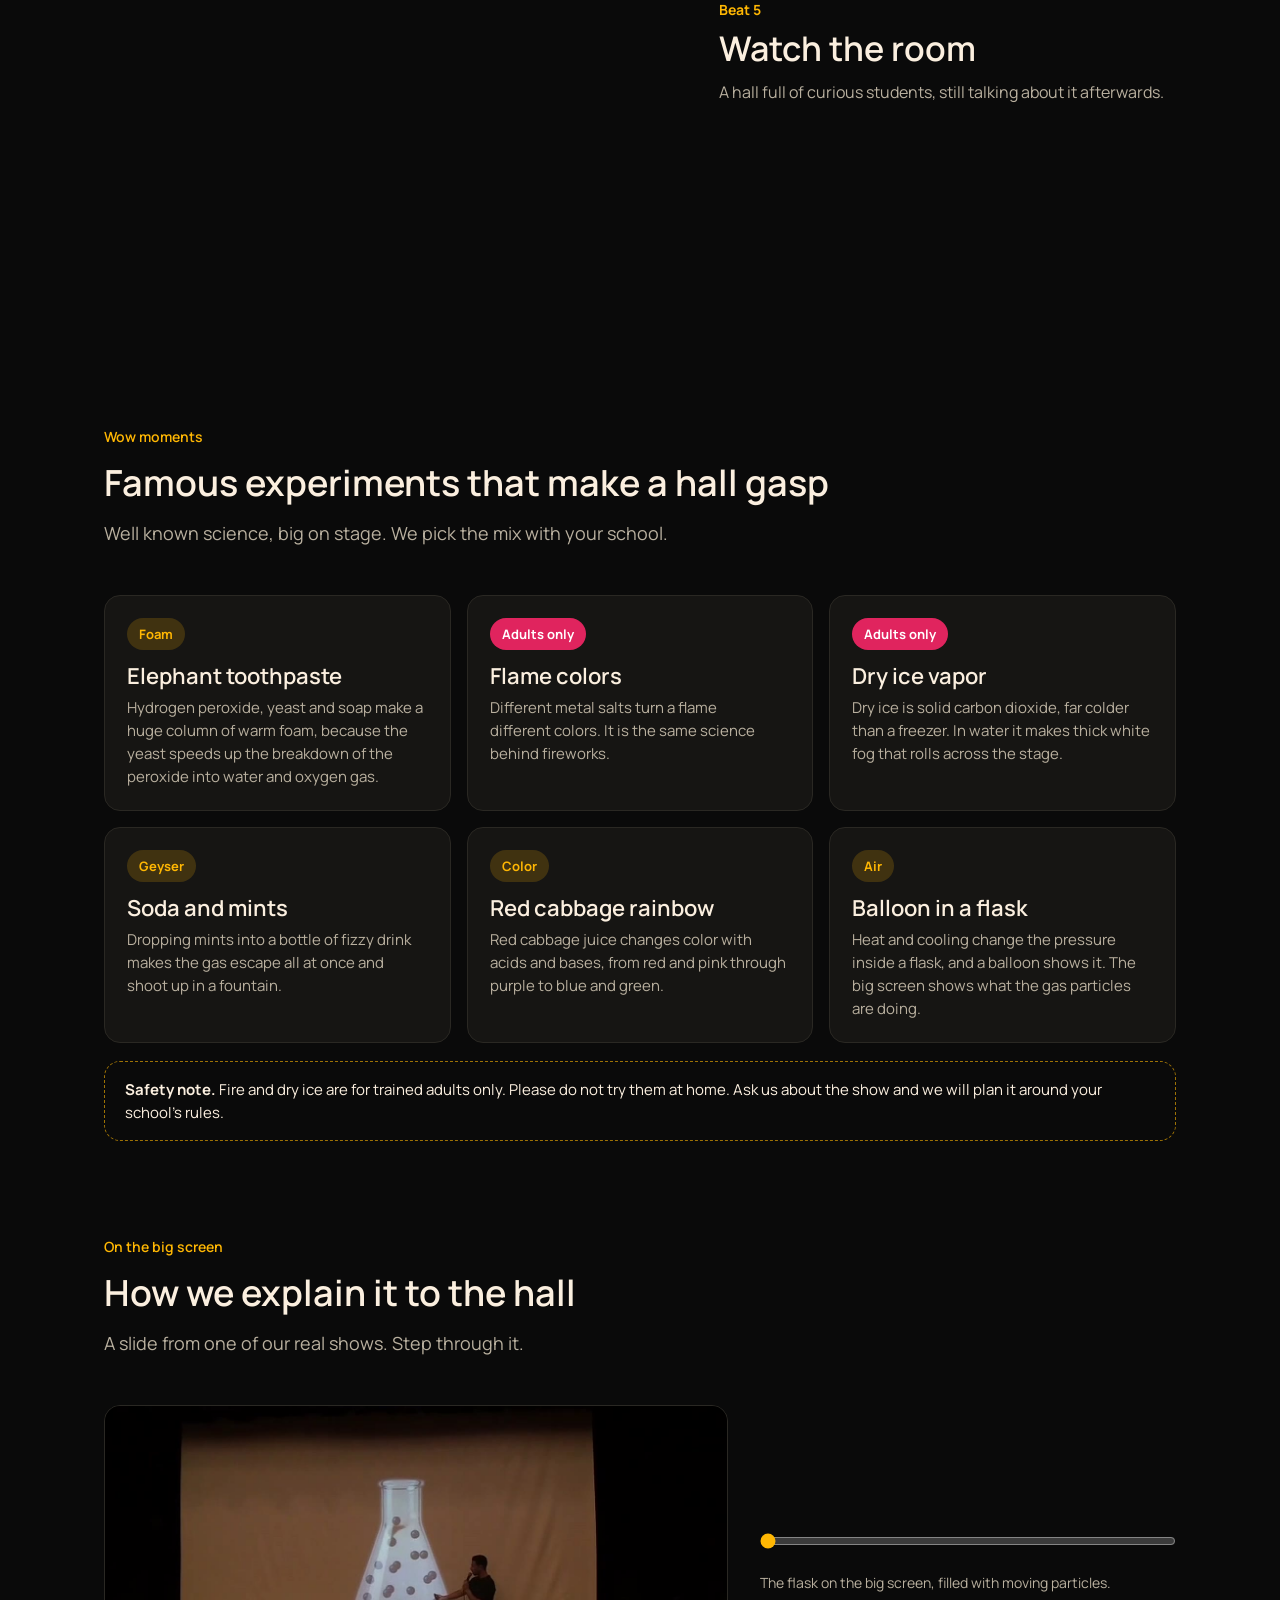
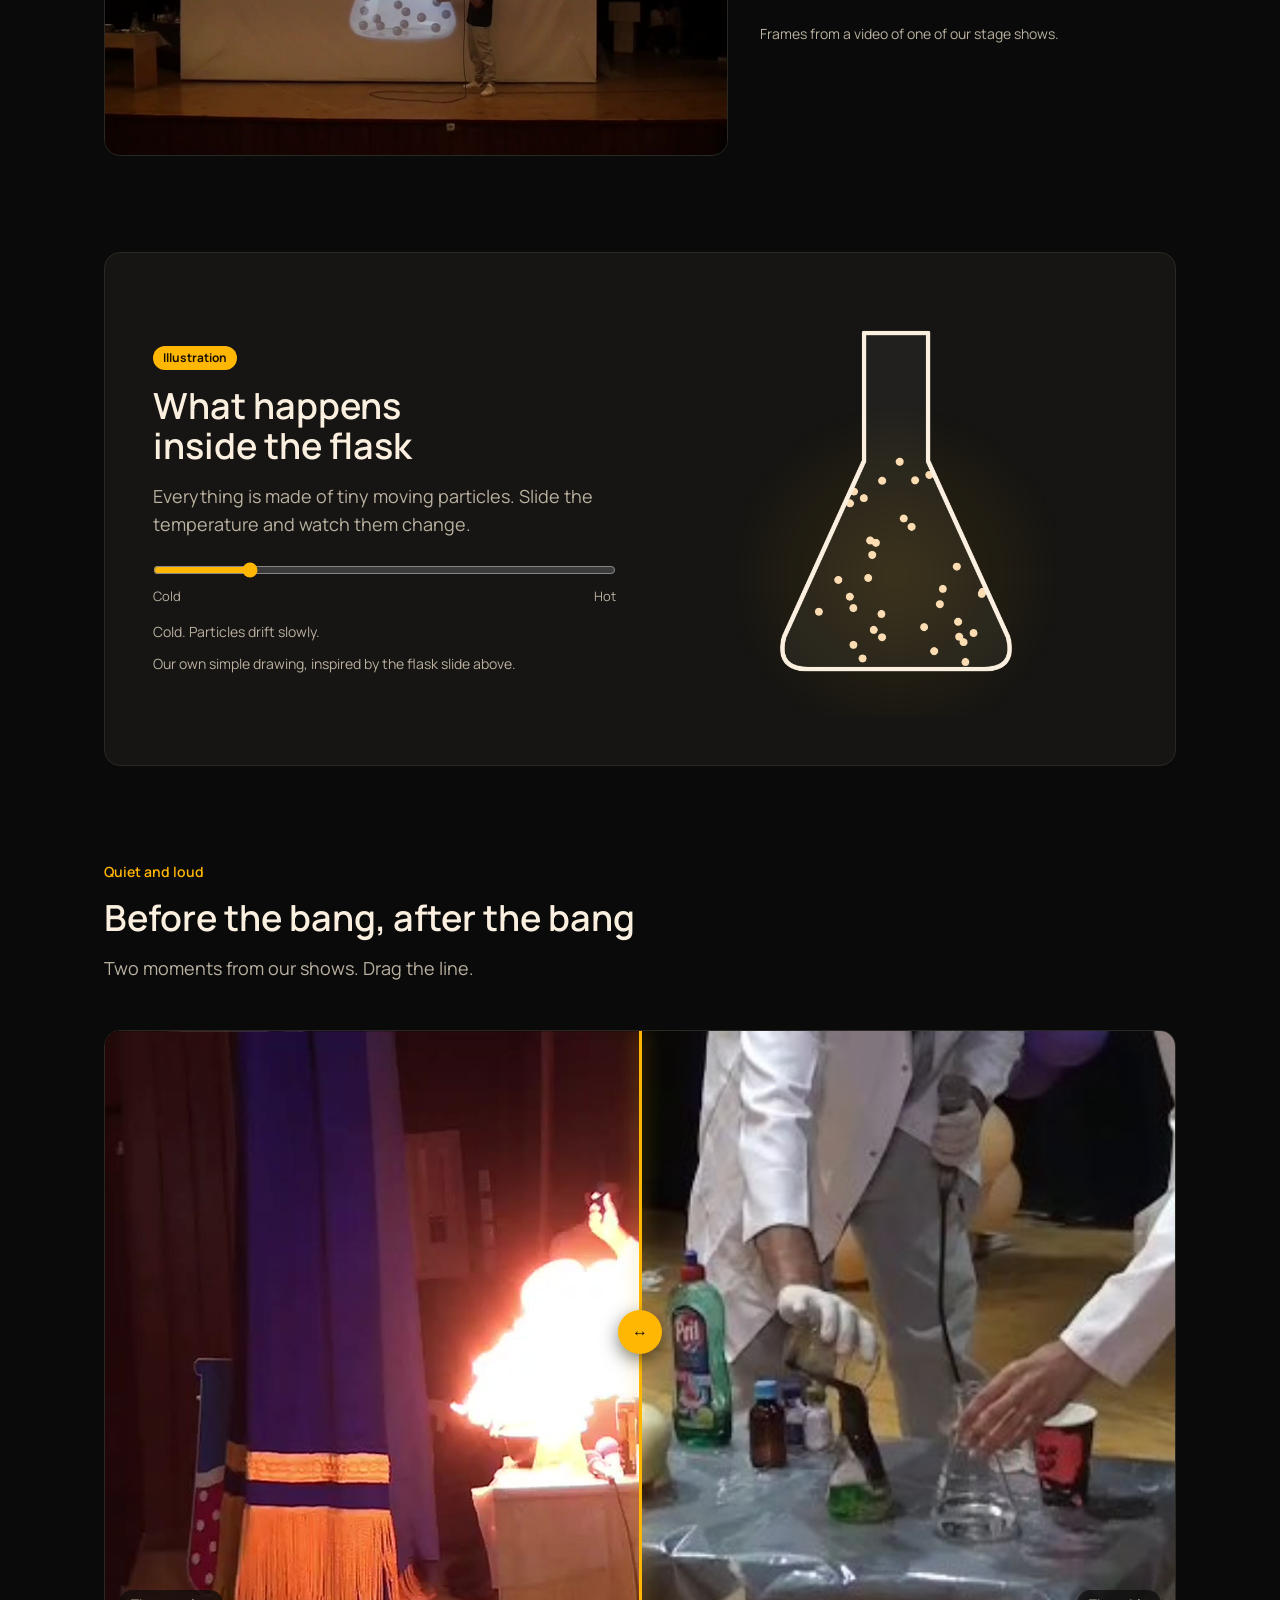
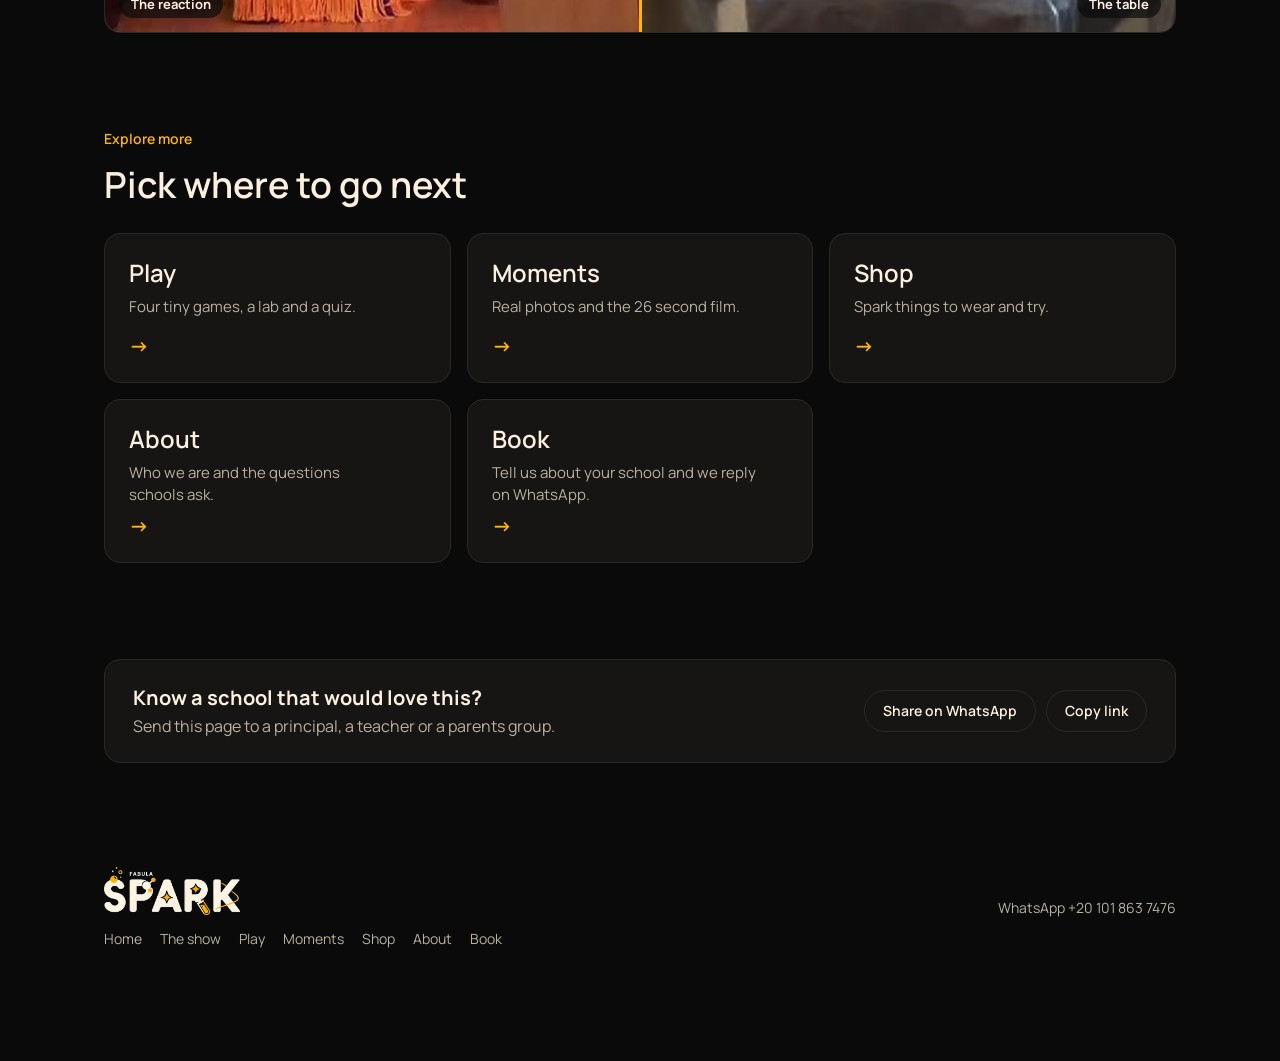
<file: show.html>
<!DOCTYPE html>
<html lang="en" data-ar-title="جوّه عرض فيبولا سبارك | فيبولا سبارك" data-ar-desc="كده بيبقى شكل عرض فيبولا سبارك العلمي: خمس محطات وشاشة كبيرة وردود فعل حقيقية.">
<head>
<meta charset="utf-8">
<meta name="viewport" content="width=device-width, initial-scale=1">
<title>Inside a Fabula Spark show | Fabula Spark</title>
<meta name="description" content="How a Fabula Spark live science show unfolds: five beats, a big screen explainer and real reactions.">
<link rel="canonical" href="https://jospark47-jpg.github.io/fabula-spark/show.html">
<meta name="robots" content="index,follow,max-image-preview:large">
<meta property="og:type" content="website"><meta property="og:site_name" content="Fabula Spark"><meta property="og:title" content="Inside a Fabula Spark show | Fabula Spark"><meta property="og:description" content="How a Fabula Spark live science show unfolds: five beats, a big screen explainer and real reactions."><meta property="og:url" content="https://jospark47-jpg.github.io/fabula-spark/show.html"><meta property="og:image" content="https://jospark47-jpg.github.io/fabula-spark/og-card.jpg"><meta property="og:image:alt" content="Fabula Spark: live science shows for schools, in English and Arabic">
<meta name="twitter:card" content="summary_large_image"><meta name="twitter:title" content="Inside a Fabula Spark show | Fabula Spark"><meta name="twitter:description" content="How a Fabula Spark live science show unfolds: five beats, a big screen explainer and real reactions."><meta name="twitter:image" content="https://jospark47-jpg.github.io/fabula-spark/og-card.jpg">
<script type="application/ld+json">{"@context": "https://schema.org", "@graph": [{"@type": "Organization", "@id": "https://jospark47-jpg.github.io/fabula-spark/#org", "name": "Fabula Spark", "url": "https://jospark47-jpg.github.io/fabula-spark/", "logo": "https://jospark47-jpg.github.io/fabula-spark/wordmark.png", "image": "https://jospark47-jpg.github.io/fabula-spark/og-card.jpg", "description": "Fabula Spark is an educational brand that brings live science shows to schools.", "founder": {"@id": "https://jospark47-jpg.github.io/fabula-spark/#mahmoud"}, "contactPoint": {"@type": "ContactPoint", "contactType": "bookings", "telephone": "+201018637476", "url": "https://wa.me/201018637476", "availableLanguage": ["Arabic", "English"]}, "alternateName": ["فيبولا سبارك", "فبولا سبارك"]}, {"@type": "Person", "@id": "https://jospark47-jpg.github.io/fabula-spark/#mahmoud", "name": "Mahmoud Abdelhafiz", "alternateName": "محمود عبدالحفيظ", "jobTitle": "Co-founder", "worksFor": {"@id": "https://jospark47-jpg.github.io/fabula-spark/#org"}}, {"@type": "WebSite", "@id": "https://jospark47-jpg.github.io/fabula-spark/#site", "url": "https://jospark47-jpg.github.io/fabula-spark/", "name": "Fabula Spark", "publisher": {"@id": "https://jospark47-jpg.github.io/fabula-spark/#org"}, "inLanguage": "en"}, {"@type": "Service", "@id": "https://jospark47-jpg.github.io/fabula-spark/#show", "name": "Live science shows for schools", "serviceType": "Science show", "provider": {"@id": "https://jospark47-jpg.github.io/fabula-spark/#org"}, "description": "A live stage science show with experiments told as stories, performed at your school or venue for a whole assembly.", "url": "https://jospark47-jpg.github.io/fabula-spark/#what"}, {"@type": "FAQPage", "mainEntity": [{"@type": "Question", "name": "Which ages do you work with?", "acceptedAnswer": {"@type": "Answer", "text": "Tell us your group and we shape the show to fit it."}}, {"@type": "Question", "name": "Where do the shows take place?", "acceptedAnswer": {"@type": "Answer", "text": "We bring the show to you. Tell us your location and we will confirm."}}, {"@type": "Question", "name": "Can the show include a story?", "acceptedAnswer": {"@type": "Answer", "text": "Yes. We wrap experiments in a story that explains how the discovery happened."}}, {"@type": "Question", "name": "Do you only do science shows?", "acceptedAnswer": {"@type": "Answer", "text": "Science shows are our focus today. More Spark experiences are on the way."}}, {"@type": "Question", "name": "How do we book?", "acceptedAnswer": {"@type": "Answer", "text": "Send us a message with your school, age group and preferred dates."}}]}]}</script>
<link rel="icon" type="image/png" href="favicon.png">
<script>(function(){try{var t=localStorage.getItem('fs_theme'),l=localStorage.getItem('fs_lang'),d=document.documentElement;if(t==='light'||t==='kids')d.setAttribute('data-theme',t);if(l==='ar'){d.lang='ar';d.dir='rtl'}}catch(e){}window.INK=function(){return getComputedStyle(document.documentElement).getPropertyValue('--text').trim()||'#fbefdf'}})();</script>
<link rel="preconnect" href="https://fonts.googleapis.com">
<link href="https://fonts.googleapis.com/css2?family=Manrope:wght@400;500;600;700&display=swap" rel="stylesheet">
<link rel="stylesheet" href="style.css">
</head>
<body>
<a class="skip" href="#main">Skip to content</a>
<div class="prog" id="prog"></div>
<div class="cursorlight" id="cl"></div>
<canvas id="trail"></canvas>
<nav class="nav"><a href="./" aria-label="Fabula Spark home"><img src="wordmark.png" alt="Fabula Spark"></a><div class="menu" id="menu"><a href="./">Home</a><a href="show.html" class="act" aria-current="page">The show</a><a href="play.html">Play</a><a href="moments.html">Moments</a><a href="shop.html">Shop</a><a href="about.html">About</a></div><div class="tools"><div class="sw" role="group" aria-label="Theme"><button type="button" class="s-d" data-th="dark" aria-label="Dark theme"></button><button type="button" class="s-l" data-th="light" aria-label="Light theme"></button><button type="button" class="s-k" data-th="kids" aria-label="Colorful kids theme"></button></div><button type="button" class="tb" id="langb" aria-label="Switch language">العربية</button></div><a class="btn mag" href="book.html#planner">Book a show</a><button type="button" class="nm" id="nm" aria-label="Menu" aria-expanded="false" aria-controls="menu"><i></i><i></i><i></i></button></nav>
<a class="wa" id="wa" href="https://wa.me/201018637476?text=Hello%20Fabula%20Spark%2C%20I%20have%20a%20question." target="_blank" rel="noopener" aria-label="Chat on WhatsApp"><svg viewBox="0 0 24 24" fill="currentColor"><path d="M4 3h16a2 2 0 0 1 2 2v11a2 2 0 0 1-2 2H9l-5 4v-4a2 2 0 0 1-2-2V5a2 2 0 0 1 2-2z"/></svg><span>Chat on WhatsApp</span></a>
<main id="main">
<header class="phead"><div class="wrap"><p class="eyebrow rv">The show</p><h1 class="rv" style="--d:60ms">Inside a Fabula Spark show</h1><p class="lead rv" style="--d:120ms">Five beats, a big screen and a few reactions. This is how a school show feels.</p></div></header>
<nav class="pstrip" aria-label="Sections"><div class="wrap"><p class="pstl">All sections</p><div class="pst"><a href="./"><b>1</b>Home</a><a href="show.html" class="act" aria-current="page"><b>2</b>The show</a><a href="play.html"><b>3</b>Play</a><a href="moments.html"><b>4</b>Moments</a><a href="shop.html"><b>5</b>Shop</a><a href="about.html"><b>6</b>About</a><a href="book.html"><b>7</b>Book</a></div></div></nav>
<section id="beats" style="padding-top:0"><div class="wrap">
 <p class="eyebrow rv">One show, five beats</p>
 <h2 class="rv" style="--d:60ms">From empty stage to full reaction</h2>
 <p class="lead rv" style="--d:100ms">Scroll through a Fabula Spark show. The photos are from our real stage shows.</p>
 <div class="beats">
  <div class="beats-vis"><div class="bimgs" id="bimgs">
   <img class="on" src="g1.jpg" alt="A wide school stage with an experiment table and a balloon arch" loading="lazy">
   <img src="g6.jpg" alt="A projected flask animation explaining gas particles" loading="lazy">
   <img src="k16.jpg" alt="Two students in lab coats and a presenter under a balloon arch" loading="lazy">
   <img src="g9.jpg" alt="A burst of fire during a stage experiment" loading="lazy">
   <img src="g7.jpg" alt="A full school hall watching a presenter" loading="lazy">
  </div><p class="bcap" id="bcap">Photo from one of our stage shows.</p></div>
  <div class="beats-txt">
   <div class="beat on" data-b="0"><p class="num">Beat 1</p><h3>Set the stage</h3><p>We bring the experiment table and turn your hall into a lab.</p></div>
   <div class="beat" data-b="1"><p class="num">Beat 2</p><h3>Ask the big question</h3><p>Every experiment starts with a why. A story and a big screen show what is happening inside.</p></div>
   <div class="beat" data-b="2"><p class="num">Beat 3</p><h3>Invite students up</h3><p>Students join us on stage and help run the experiment.</p></div>
   <div class="beat" data-b="3"><p class="num">Beat 4</p><h3>Make it happen</h3><p>Fire, vapor, foam and color. Big reactions that the whole hall can see.</p></div>
   <div class="beat" data-b="4"><p class="num">Beat 5</p><h3>Watch the room</h3><p>A hall full of curious students, still talking about it afterwards.</p></div>
  </div>
 </div>
</div></section>
<section id="wow" style="padding-top:0"><div class="wrap">
 <p class="eyebrow rv">Wow moments</p>
 <h2 class="rv" style="--d:60ms">Famous experiments that make a hall gasp</h2>
 <p class="lead rv" style="--d:100ms">Well known science, big on stage. We pick the mix with your school.</p>
 <div class="wwgrid">
  <article class="wwc rv"><span class="wwt">Foam</span><h3>Elephant toothpaste</h3><p>Hydrogen peroxide, yeast and soap make a huge column of warm foam, because the yeast speeds up the breakdown of the peroxide into water and oxygen gas.</p></article>
  <article class="wwc rv" style="--d:60ms"><span class="wwt wwa">Adults only</span><h3>Flame colors</h3><p>Different metal salts turn a flame different colors. It is the same science behind fireworks.</p></article>
  <article class="wwc rv" style="--d:120ms"><span class="wwt wwa">Adults only</span><h3>Dry ice vapor</h3><p>Dry ice is solid carbon dioxide, far colder than a freezer. In water it makes thick white fog that rolls across the stage.</p></article>
  <article class="wwc rv" style="--d:180ms"><span class="wwt">Geyser</span><h3>Soda and mints</h3><p>Dropping mints into a bottle of fizzy drink makes the gas escape all at once and shoot up in a fountain.</p></article>
  <article class="wwc rv" style="--d:240ms"><span class="wwt">Color</span><h3>Red cabbage rainbow</h3><p>Red cabbage juice changes color with acids and bases, from red and pink through purple to blue and green.</p></article>
  <article class="wwc rv" style="--d:300ms"><span class="wwt">Air</span><h3>Balloon in a flask</h3><p>Heat and cooling change the pressure inside a flask, and a balloon shows it. The big screen shows what the gas particles are doing.</p></article>
 </div>
 <p class="wwnote rv"><b>Safety note.</b> Fire and dry ice are for trained adults only. Please do not try them at home. Ask us about the show and we will plan it around your school's rules.</p>
</div></section>

<section id="screen" style="padding-top:0"><div class="wrap">
 <p class="eyebrow rv">On the big screen</p>
 <h2 class="rv" style="--d:60ms">How we explain it to the hall</h2>
 <p class="lead rv" style="--d:100ms">A slide from one of our real shows. Step through it.</p>
 <div class="scr rv" style="--d:120ms">
  <div class="bimgs scrimgs" id="scri"><img class=on src="k41.jpg" alt="The flask on the big screen, filled with moving particles." loading="lazy"><img src="k44.jpg" alt="A closer look at the same flask slide." loading="lazy"><img src="k46.jpg" alt="Next, a balloon on the flask, with arrows around it." loading="lazy"><img src="k47.jpg" alt="The slide stays up while the presenter explains." loading="lazy"></div>
  <div class="scrctl"><input class="slider" id="scrs" type="range" min="0" max="3" step="1" value="0" aria-label="Step through the slide from the show"><p class="hint" id="scrc" aria-live="polite" data-caps="The flask on the big screen, filled with moving particles.|A closer look at the same flask slide.|Next, a balloon on the flask, with arrows around it.|The slide stays up while the presenter explains.">The flask on the big screen, filled with moving particles.</p><p class="note" style="padding:0;margin-top:6px">Frames from a video of one of our stage shows.</p></div>
 </div>
</div></section>
<section id="temp" style="padding-top:0"><div class="wrap">
 <div class="tempbox rv">
  <div>
   <span class="illo">Illustration</span>
   <h2>What happens inside the flask</h2>
   <p class="lead" style="margin-bottom:8px">Everything is made of tiny moving particles. Slide the temperature and watch them change.</p>
   <input class="slider" id="tmps" type="range" min="0" max="100" value="20" aria-label="Temperature, from cold to hot">
   <div class="tl"><span>Cold</span><span>Hot</span></div>
   <p class="hint" id="tmpl" aria-live="polite" style="margin-top:16px">Cold. Particles drift slowly.</p>
   <p class="note" style="margin-top:12px;padding:0">Our own simple drawing, inspired by the flask slide above.</p>
  </div>
  <canvas id="tmpc" width="560" height="728" role="img" aria-label="Particles moving inside a flask, faster when the temperature is higher"></canvas>
 </div>
</div></section>
<section style="padding-top:0"><div class="wrap">
 <p class="eyebrow rv">Quiet and loud</p>
 <h2 class="rv" style="--d:60ms">Before the bang, after the bang</h2>
 <p class="lead rv" style="--d:100ms">Two moments from our shows. Drag the line.</p>
 <div class="ba rv" id="ba" style="--d:120ms"><img src="h5.jpg" alt="A calm experiment table with foam and flasks on stage" loading="lazy"><img class="top" src="k60.jpg" alt="Two presenters on stage as a burst of fire rises from the table" loading="lazy"><input type="range" min="0" max="100" value="50" id="bai" aria-label="Reveal slider between a calm table and a big reaction"><div class="line"></div><div class="knob" aria-hidden="true">&#8596;</div><span class="tag1">The reaction</span><span class="tag2">The table</span></div>
</div></section>
<section id="explore" style="padding-top:0"><div class="wrap"><p class="eyebrow rv">Explore more</p><h2 class="rv" style="--d:60ms">Pick where to go next</h2><div class="xp" style="margin-top:28px"><a class="xc rv" style="--d:0ms" href="play.html"><h3>Play</h3><p>Four tiny games, a lab and a quiz.</p><span class="go" aria-hidden="true"></span></a><a class="xc rv" style="--d:60ms" href="moments.html"><h3>Moments</h3><p>Real photos and the 26 second film.</p><span class="go" aria-hidden="true"></span></a><a class="xc rv" style="--d:120ms" href="shop.html"><h3>Shop</h3><p>Spark things to wear and try.</p><span class="go" aria-hidden="true"></span></a><a class="xc rv" style="--d:180ms" href="about.html"><h3>About</h3><p>Who we are and the questions schools ask.</p><span class="go" aria-hidden="true"></span></a><a class="xc rv" style="--d:240ms" href="book.html"><h3>Book</h3><p>Tell us about your school and we reply on WhatsApp.</p><span class="go" aria-hidden="true"></span></a></div></div></section>
</main>
<section class="shbar" aria-label="Share"><div class="wrap"><div class="shin"><div><b>Know a school that would love this?</b><p>Send this page to a principal, a teacher or a parents group.</p></div><div class="shb"><a class="chip shwa" target="_blank" rel="noopener" href="#">Share on WhatsApp</a><button type="button" class="chip shcp">Copy link</button><button type="button" class="chip shnt" hidden>Share&hellip;</button></div></div></div></section>
<footer><div class="fl"><img src="wordmark.png" alt="Fabula Spark" style="height:48px;width:auto"><nav class="fnav" aria-label="Pages"><a href="./">Home</a><a href="show.html">The show</a><a href="play.html">Play</a><a href="moments.html">Moments</a><a href="shop.html">Shop</a><a href="about.html">About</a><a href="book.html">Book</a></nav></div><a href="https://wa.me/201018637476" target="_blank" rel="noopener">WhatsApp +20 101 863 7476</a></footer>
<div class="mbar"><a class="btn" href="book.html#planner">Book a show</a><a class="btn ghost" href="https://wa.me/201018637476?text=Hello%20Fabula%20Spark%2C%20I%20would%20like%20to%20book%20a%20science%20show." target="_blank" rel="noopener">WhatsApp</a></div>
<dialog id="lb" aria-label="Photo viewer"><div class="in"><img id="lbi" alt=""></div><button class="x" aria-label="Close">&#10005;</button><button class="pv" aria-label="Previous photo">&#8592;</button><button class="nx" aria-label="Next photo">&#8594;</button><p id="lbc"></p></dialog>
<script src="app.js"></script>
</body>
</html>
</file>
<file: style.css>
:root{--bg:#0a0a0a;--card:#161513;--line:#2a2823;--text:#fbefdf;--muted:#b9b09f;--accent:#ffb703;--r:16px;--ease:cubic-bezier(0.22,1,0.36,1)}
*{box-sizing:border-box;margin:0;padding:0}
html{scroll-behavior:smooth}
body{font-family:'Manrope',sans-serif;background:var(--bg);color:var(--text);font-size:16px;line-height:24px;font-style:normal}
h1,h2,h3{text-wrap:balance;font-weight:600}p{text-wrap:pretty}
a{color:inherit;text-decoration:none}
a:focus-visible,summary:focus-visible,.btn:focus-visible{outline:2px solid var(--accent);outline-offset:3px;border-radius:var(--r)}
.wrap{max-width:1120px;margin:0 auto;padding:0 24px}
section{padding:96px 0}
.nav{position:fixed;top:16px;left:50%;transform:translateX(-50%);z-index:20;display:flex;align-items:center;gap:32px;padding:8px 8px 8px 20px;border-radius:999px;background:var(--navbg);backdrop-filter:blur(16px);-webkit-backdrop-filter:blur(16px);border:1px solid rgba(251,239,223,.12);width:max-content;max-width:calc(100% - 32px);animation:navin 700ms var(--ease) both}
.nav img{height:36px;width:auto;display:block}
.menu{display:flex;gap:24px;font-size:14px;line-height:20px;color:var(--muted)}
.menu a{transition:color 300ms var(--ease)}.menu a:hover{color:var(--text)}
.btn{display:inline-block;background:var(--accent);color:#1a1200;padding:14px 24px;border-radius:var(--r);font-weight:600;font-size:16px;line-height:24px;transition:transform 300ms var(--ease),opacity 300ms var(--ease)}
.btn:hover{transform:translateY(-2px)}.btn:active{transform:scale(.98)}
.btn.ghost{background:transparent;color:var(--text);border:1px solid var(--line)}
.nav .btn{padding:10px 20px;border-radius:999px;font-size:14px;line-height:20px}
.hero{padding:152px 0 96px;display:grid;grid-template-columns:1.1fr .9fr;gap:48px;align-items:center}
.eyebrow{font-size:14px;line-height:20px;color:var(--accent);font-weight:600;margin-bottom:16px}
h1{font-size:60px;line-height:1;margin-bottom:24px}
.sub{font-size:20px;line-height:28px;color:var(--muted);margin-bottom:32px;max-width:520px}
.cta{display:flex;gap:16px;flex-wrap:wrap;margin-bottom:32px}
.proof{font-size:14px;line-height:20px;color:var(--muted)}
.visual{aspect-ratio:4/3;border-radius:var(--r);border:1px solid var(--line);position:relative;overflow:hidden;background:var(--card)}
.visual .vi img{width:100%;height:100%;object-fit:cover;display:block;animation:kb 12s var(--ease) both}
.gwrap{border-radius:var(--r);border:1px solid var(--line);overflow:hidden;aspect-ratio:16/10;background:var(--card)}
.gimg{width:100%;height:100%;object-fit:cover;display:block;transition:transform 500ms var(--ease)}
.gwrap:hover .gimg{transform:scale(1.04)}
.teaser{display:grid;grid-template-columns:1fr 1fr;gap:48px;align-items:center;background:var(--card);border:1px solid var(--line);border-radius:var(--r);padding:48px}.teaser img{width:100%;max-width:420px;justify-self:center;border-radius:var(--r);display:block}
.vid{display:grid;grid-template-columns:1.2fr .8fr;gap:48px;align-items:center}.vid video{width:100%;border-radius:var(--r);border:1px solid var(--line);background:#000}
.tag{padding:120px 0;text-align:center;background:var(--card);border-top:1px solid var(--line);border-bottom:1px solid var(--line)}
.tag p{font-size:48px;line-height:1;font-weight:600;text-wrap:balance;max-width:820px;margin:0 auto}
.tag .w{opacity:.3;transition:opacity 600ms var(--ease),color 600ms var(--ease);display:inline-block;margin-right:.25em}
.tag .w.on{opacity:1}.tag .w.hl.on{color:var(--accent)}
h2{font-size:36px;line-height:40px;margin-bottom:16px}
.lead{font-size:18px;line-height:28px;color:var(--muted);max-width:640px;margin-bottom:48px}
.grid{display:grid;grid-template-columns:repeat(3,1fr);gap:24px}
.card{background:var(--card);border:1px solid var(--line);border-radius:var(--r);padding:32px;transition:transform 500ms var(--ease),border-color 300ms var(--ease)}
.card:hover{transform:translateY(-4px);border-color:rgba(255,183,3,.45)}
.card h3{font-size:20px;line-height:28px;margin-bottom:8px}
.card p{font-size:14px;line-height:20px;color:var(--muted)}
.num{font-size:14px;line-height:20px;color:var(--accent);font-weight:600;margin-bottom:16px}
.feature{display:grid;grid-template-columns:1fr 1fr;gap:0;background:var(--card);border:1px solid var(--line);border-radius:var(--r);overflow:hidden;margin-bottom:24px}
.feature .t{padding:48px}.feature h3{font-size:30px;line-height:36px;margin-bottom:16px}.feature p{color:var(--muted);font-size:16px;line-height:24px}
.feature img{width:100%;height:100%;object-fit:cover;display:block;min-height:280px}
.soft{background:transparent;border-style:dashed}.soft h3{color:var(--text)}
.soft .lab{font-size:12px;line-height:16px;letter-spacing:.14em;text-transform:uppercase;color:var(--accent);opacity:.75;margin-bottom:16px;font-weight:600}
.gallery{display:grid;grid-template-columns:repeat(3,1fr);gap:24px}
details{background:var(--card);border:1px solid var(--line);border-radius:var(--r);padding:24px;margin-bottom:16px;transition:border-color 300ms var(--ease)}details:hover{border-color:rgba(255,183,3,.45)}
summary{font-weight:600;font-size:18px;line-height:28px;cursor:pointer}
details p{margin-top:16px;color:var(--muted);font-size:16px;line-height:24px}
.final{text-align:center;background:linear-gradient(135deg,#2e2203,#161513);border-radius:var(--r);padding:80px 24px;border:1px solid var(--line)}
.final h2{font-size:48px;line-height:1;max-width:720px;margin:0 auto 24px}
.final p{color:var(--muted);margin-bottom:32px}
footer{max-width:1120px;margin:0 auto;padding:48px 24px;color:var(--muted);font-size:14px;line-height:20px;display:flex;justify-content:space-between;align-items:center;flex-wrap:wrap;gap:16px}
.js .rv{opacity:0;transform:translateY(32px);transition:opacity 700ms var(--ease),transform 700ms var(--ease);transition-delay:var(--d,0ms)}
.js .rv.in{opacity:1;transform:none}
.he{animation:rise 800ms var(--ease) both;animation-delay:var(--d,0ms)}
@keyframes rise{from{opacity:0;transform:translateY(32px)}to{opacity:1;transform:none}}
@keyframes navin{from{opacity:0;transform:translate(-50%,-24px)}to{opacity:1;transform:translate(-50%,0)}}
@keyframes kb{from{transform:scale(1.08)}to{transform:scale(1)}}
@media(prefers-reduced-motion:reduce){*,*::before,*::after{animation:none!important;transition:opacity 300ms linear!important}.js .rv{transform:none}.tag .w{opacity:1}.gwrap:hover .gimg,.card:hover,.btn:hover{transform:none}}
@media(max-width:820px){.hero,.grid,.gallery,.vid,.teaser,.feature{grid-template-columns:1fr}h1{font-size:48px}.menu{display:none}.tag p,.final h2{font-size:36px;line-height:40px}.hero{padding-top:120px}.teaser,.feature .t{padding:28px}.nav{gap:16px}}

:root{--pop:cubic-bezier(0.34,1.56,0.64,1)}
.sparks{position:absolute;inset:0;overflow:hidden;pointer-events:none;z-index:0}
.sparks i{position:absolute;bottom:-20px;border-radius:50%;background:var(--accent);opacity:0;animation:floatup var(--t,9s) linear infinite;animation-delay:var(--dl,0s)}
.sparks i.o{background:transparent;border:2px solid rgba(255,183,3,.6)}
@keyframes floatup{0%{transform:translate3d(0,0,0);opacity:0}10%{opacity:.8}90%{opacity:.5}100%{transform:translate3d(var(--x,20px),-120vh,0);opacity:0}}
.hero,.tag,#what .wrap{position:relative;z-index:1}
.flaskfloat{position:absolute;right:-8px;top:-44px;width:64px;z-index:3;animation:bob 4s ease-in-out infinite;pointer-events:none}
@keyframes bob{0%,100%{transform:translateY(0) rotate(-6deg)}50%{transform:translateY(-12px) rotate(6deg)}}
.visual{overflow:visible;position:relative}.visual .vi{border-radius:var(--r);overflow:hidden;height:100%;border:1px solid var(--line)}.visual{border:0}
.marq{overflow:hidden;border-bottom:1px solid var(--line);background:var(--bg);padding:20px 0}
.marq div{display:flex;gap:48px;width:max-content;animation:slide 26s linear infinite;font-size:30px;line-height:36px;font-weight:700;color:var(--muted)}
.marq span:nth-child(even){color:var(--accent)}
@keyframes slide{to{transform:translateX(-50%)}}
.btn:hover{transform:translateY(-3px) rotate(-1.5deg);transition-timing-function:var(--pop)}
.card:hover{transform:translateY(-6px) rotate(-.6deg);transition-timing-function:var(--pop)}
.gwrap{transition:transform 500ms var(--pop)}.gwrap:hover{transform:rotate(1deg) scale(1.02)}
.burst{position:fixed;width:8px;height:8px;border-radius:50%;background:var(--accent);pointer-events:none;z-index:50;animation:burst 700ms var(--ease) forwards}
@keyframes burst{to{transform:translate(var(--bx),var(--by)) scale(.2);opacity:0}}
.js .rv.pop{transform:translateY(32px) scale(.96)}.js .rv.pop.in{transform:none}
@media(prefers-reduced-motion:reduce){.sparks,.marq div,.flaskfloat{animation:none!important}.sparks{display:none}.burst{display:none}}
@media(max-width:820px){.feature img{height:auto;aspect-ratio:16/10;min-height:0}}
.atg{display:grid;grid-template-columns:repeat(4,1fr);gap:1px;background:var(--line);border:1px solid var(--line);border-radius:var(--r);overflow:hidden;margin-bottom:0}
.atg div{background:var(--card);padding:20px 24px;display:flex;flex-direction:column;gap:4px}
.atg b{font-size:12px;line-height:16px;letter-spacing:.14em;text-transform:uppercase;color:var(--accent);font-weight:600}
.atg span{font-size:16px;line-height:24px}
.prod{transition:transform 500ms var(--pop)}.prod:hover{transform:translateY(-6px)}
.pimg{border-radius:var(--r);overflow:hidden;border:1px solid var(--line);aspect-ratio:1/1;margin-bottom:16px;background:#ecdec8}
.pimg img{width:100%;height:100%;object-fit:cover;display:block;transition:transform 500ms var(--ease)}.prod:hover .pimg img{transform:scale(1.05)}
.prod h3{font-size:20px;line-height:28px}.prod p{color:var(--muted);font-size:14px;line-height:20px;margin:4px 0 12px}
.prod a{font-size:14px;line-height:20px;color:var(--accent);font-weight:600}
.note{margin-top:32px;font-size:14px;line-height:20px;color:var(--muted)}
@media(max-width:820px){.atg{grid-template-columns:1fr 1fr}}

html{scroll-behavior:smooth}
.prog{position:fixed;top:0;left:0;right:0;height:3px;background:var(--accent);transform-origin:0 50%;transform:scaleX(0);z-index:30}
.hero{position:relative}
html,body{overflow-x:clip}.beamwrap{position:absolute;top:0;left:50%;width:100vw;margin-left:-50vw;height:900px;overflow:hidden;pointer-events:none;z-index:0}
.beam{position:absolute;top:40px;right:7vw;width:1500px;height:1000px;transform-origin:100% 0;background:conic-gradient(from 248deg at 100% 0%,transparent 0deg,rgba(255,183,3,.20) 9deg,rgba(255,183,3,.05) 15deg,transparent 22deg);animation:sweep 9s var(--ease) infinite alternate;opacity:.9}
@keyframes sweep{from{transform:rotate(-9deg)}to{transform:rotate(11deg)}}
.cursorlight{position:fixed;left:0;top:0;width:520px;height:520px;margin:-260px 0 0 -260px;border-radius:50%;background:radial-gradient(circle,rgba(255,183,3,.14) 0,rgba(255,183,3,.05) 40%,transparent 70%);pointer-events:none;z-index:2;opacity:0;transition:opacity 400ms var(--ease);will-change:transform}
.cursorlight.on{opacity:1}
#trail{position:fixed;inset:0;width:100%;height:100%;pointer-events:none;z-index:40}
.float{position:absolute;pointer-events:none;color:var(--accent);opacity:.8;z-index:1;transform:translate3d(calc(var(--px,0)*var(--d)*1px),calc(var(--py,0)*var(--d)*1px),0);transition:transform 200ms linear}
.float svg{display:block;animation:drift var(--t,7s) ease-in-out infinite alternate;animation-delay:var(--dl,0s)}
@keyframes drift{from{transform:translateY(0) rotate(-6deg)}to{transform:translateY(-16px) rotate(8deg)}}
.hero>div:not(.beamwrap):not(.float),.hero .visual{position:relative;z-index:2}
.tilt{transform-style:preserve-3d;transition:transform 300ms var(--ease);will-change:transform}
.dark-panel{position:relative;overflow:hidden;border-radius:var(--r);border:1px solid var(--line);background:#0d0c0a;min-height:520px;touch-action:pan-y;cursor:none}
.dp-base{position:absolute;inset:0;display:flex;flex-direction:column;justify-content:flex-start;align-items:center;text-align:center;padding:56px 32px 0}
.dp-base h2{margin-bottom:8px}.dp-base p{color:var(--muted);max-width:420px}
.dp-hidden{position:absolute;inset:0;background:#15120b;-webkit-mask-image:radial-gradient(circle 170px at var(--mx,-300px) var(--my,-300px),#000 0,#000 55%,transparent 100%);mask-image:radial-gradient(circle 170px at var(--mx,-300px) var(--my,-300px),#000 0,#000 55%,transparent 100%)}
.dp-hidden svg{position:absolute;inset:0;width:100%;height:100%}
.dp-hidden .words{position:absolute;inset:0;display:grid;grid-template-columns:repeat(3,1fr);align-items:end;text-align:center;padding:0 24px 72px;gap:16px}
.dp-hidden .words b{display:block;font-size:24px;line-height:32px;font-weight:700;color:var(--accent)}
.dp-hidden .words span{font-size:14px;line-height:20px;color:var(--text)}
.lamp{position:absolute;width:24px;height:24px;margin:-12px 0 0 -12px;border-radius:50%;border:2px solid var(--accent);left:var(--mx,-300px);top:var(--my,-300px);pointer-events:none}
.lab{display:grid;grid-template-columns:1fr 1fr;gap:48px;align-items:center;background:var(--card);border:1px solid var(--line);border-radius:var(--r);padding:48px;position:relative;overflow:hidden}
.lab canvas{width:100%;max-width:440px;aspect-ratio:400/520;justify-self:center;display:block;cursor:pointer;touch-action:manipulation}
.modes{display:flex;gap:12px;flex-wrap:wrap;margin:8px 0 24px}
.chip{font:inherit;font-weight:600;font-size:14px;line-height:20px;padding:10px 18px;border-radius:999px;border:1px solid var(--line);background:transparent;color:var(--text);cursor:pointer;transition:transform 300ms var(--pop),background 300ms var(--ease),border-color 300ms var(--ease)}
.chip:hover{transform:translateY(-2px);border-color:rgba(255,183,3,.6)}.chip:active{transform:scale(.97)}
.chip[aria-pressed=true]{background:var(--accent);color:#1a1200;border-color:var(--accent)}
.hint{font-size:14px;line-height:20px;color:var(--muted)}
.steps{position:relative}
.stepline{position:absolute;left:0;right:0;top:-24px;height:3px;background:var(--line);border-radius:3px;overflow:hidden}
.stepline i{display:block;height:100%;background:var(--accent);transform-origin:0 50%;transform:scaleX(0)}
.carousel{display:flex;gap:24px;overflow-x:auto;scroll-snap-type:x mandatory;padding:4px 24px 24px;margin:0 -24px;scrollbar-width:none;cursor:grab}
.carousel::-webkit-scrollbar{display:none}.carousel.drag{cursor:grabbing;scroll-snap-type:none}
.carousel .gwrap{flex:0 0 min(78vw,420px);scroll-snap-align:start;aspect-ratio:16/10}
.carousel img{pointer-events:none;-webkit-user-drag:none}
@media(max-width:820px){.lab{grid-template-columns:1fr;padding:28px}.dp-hidden .words{grid-template-columns:1fr;gap:12px;align-content:center}.dark-panel{min-height:560px}.cursorlight{display:none}.beam{width:900px;height:700px}.float.hide-m{display:none}}
@media(hover:none){.cursorlight{display:none}.dark-panel{cursor:default}}
@media(prefers-reduced-motion:reduce){.beam,.float svg{animation:none!important}.cursorlight,#trail,.lamp{display:none}.dp-hidden{-webkit-mask-image:none;mask-image:none;position:relative}.dark-panel{min-height:0}.dp-base{position:relative;padding-bottom:0}.dp-hidden .words{position:relative;padding:32px 24px}}

.st .he,.st .nav{animation:none!important}
.wa{position:fixed;right:20px;bottom:72px;z-index:35;display:flex;align-items:center;gap:10px;background:var(--accent);color:#1a1200;font-weight:700;font-size:14px;line-height:20px;padding:12px 18px;border-radius:999px;box-shadow:0 8px 24px rgba(0,0,0,.4);transition:transform 300ms var(--pop)}
.wa:hover{transform:translateY(-3px) rotate(-2deg)}.wa:active{transform:scale(.97)}.wa svg{width:20px;height:20px}
.form{display:grid;grid-template-columns:1fr 1.2fr;gap:48px;background:var(--card);border:1px solid var(--line);border-radius:var(--r);padding:48px}
.form form{display:grid;grid-template-columns:1fr 1fr;gap:16px}
.fld{display:flex;flex-direction:column;gap:6px}.fld.full{grid-column:1/-1}
.fld label{font-size:13px;line-height:16px;font-weight:600;color:var(--muted)}
.fld input,.fld select,.fld textarea{font:inherit;font-size:16px;line-height:24px;color:var(--text);background:#0f0e0c;border:1px solid var(--line);border-radius:12px;padding:12px 14px;transition:border-color 300ms var(--ease),box-shadow 300ms var(--ease);width:100%}
.fld textarea{min-height:110px;resize:vertical}
.fld input:focus,.fld select:focus,.fld textarea:focus{outline:none;border-color:var(--accent);box-shadow:0 0 0 3px rgba(255,183,3,.2)}
.fld.err input,.fld.err textarea{border-color:#e5484d}
.form .sub2{font-size:14px;line-height:20px;color:var(--muted)}
.ctl{display:flex;flex-direction:column;gap:12px;margin-top:24px}.ctl a{color:var(--text);font-weight:600}.ctl span{color:var(--muted);font-size:14px;line-height:20px}
@media(max-width:820px){.form{grid-template-columns:1fr;padding:28px}.form form{grid-template-columns:1fr}.wa span{display:none}.wa{padding:14px}}
@media(prefers-reduced-motion:reduce){.wa:hover{transform:none}}

.menu a.act{color:var(--accent)}
.st .beat{min-height:300px;opacity:1}.st .beats-vis{position:static}.st .beats{align-items:start}
.vi img{position:absolute;inset:0;opacity:0;animation:cyc 20s linear infinite}
.vi img:nth-child(1){animation-delay:-1s}.vi img:nth-child(2){animation-delay:4s}.vi img:nth-child(3){animation-delay:9s}.vi img:nth-child(4){animation-delay:14s}
@keyframes cyc{0%{opacity:0;transform:scale(1.06)}4%{opacity:1}26%{opacity:1}31%{opacity:0;transform:scale(1)}100%{opacity:0}}
.st .vi img{animation:none}.st .vi img:first-child{opacity:1}
.beats{display:grid;grid-template-columns:1.1fr .9fr;gap:56px;align-items:start}
.beats-vis{position:sticky;top:96px}
.bimgs{position:relative;border-radius:var(--r);overflow:hidden;aspect-ratio:16/10;background:var(--card);border:1px solid var(--line)}
.bimgs img{position:absolute;inset:0;width:100%;height:100%;object-fit:cover;opacity:0;transform:scale(1.05);transition:opacity 700ms var(--ease),transform 1200ms var(--ease)}
.bimgs img.on{opacity:1;transform:scale(1)}
.bcap{font-size:13px;line-height:20px;color:var(--muted);margin-top:12px}
.beat{min-height:62vh;display:flex;flex-direction:column;justify-content:center;opacity:.28;transition:opacity 500ms var(--ease)}
.beat.on{opacity:1}.beat h3{font-size:34px;line-height:40px;margin-bottom:12px}.beat p{color:var(--muted)}
.beat .num{color:var(--accent);font-weight:700;font-size:14px;margin-bottom:8px}
.modes{flex-wrap:wrap}
.lab .cwrap{position:relative;max-width:420px;width:100%;justify-self:center}
.cwrap canvas{width:100%;height:auto;display:block}
.beaker{position:absolute;left:0;top:6%;width:30%;aspect-ratio:1;background:none;border:0;cursor:grab;touch-action:none;color:var(--text);z-index:3;transition:transform 600ms var(--ease);filter:drop-shadow(0 8px 14px rgba(0,0,0,.45))}
.beaker.drag{cursor:grabbing;transition:none}.beaker svg{width:100%;height:100%;display:block;transition:transform 300ms var(--ease);transform-origin:70% 20%}
.beaker.pour svg{transform:rotate(-62deg)}
.beaker:focus-visible{outline:2px solid var(--accent);outline-offset:4px;border-radius:12px}
.beakerhint{position:absolute;left:0;top:calc(6% + 31%);font-size:12px;line-height:16px;color:var(--muted);width:30%;text-align:center}
.tempbox{display:grid;grid-template-columns:1fr 1fr;gap:48px;align-items:center;background:var(--card);border:1px solid var(--line);border-radius:var(--r);padding:48px}
.tempbox canvas{width:100%;max-width:320px;height:auto;justify-self:center;display:block}
.slider{width:100%;accent-color:var(--accent);margin:16px 0 8px}
.tl{display:flex;justify-content:space-between;font-size:13px;line-height:20px;color:var(--muted)}
.illo{display:inline-block;font-size:12px;line-height:16px;font-weight:700;color:#1a1200;background:var(--accent);border-radius:999px;padding:4px 10px;margin-bottom:16px}
.ba{position:relative;border-radius:var(--r);overflow:hidden;aspect-ratio:16/9;border:1px solid var(--line);background:var(--card);--p:50%;touch-action:pan-y;user-select:none}
.ba img{position:absolute;inset:0;width:100%;height:100%;object-fit:cover;pointer-events:none}
.ba .top{clip-path:inset(0 calc(100% - var(--p)) 0 0)}
.ba .line{position:absolute;top:0;bottom:0;left:var(--p);width:3px;margin-left:-1.5px;background:var(--accent);box-shadow:0 0 18px rgba(255,183,3,.7);pointer-events:none}
.ba .knob{position:absolute;top:50%;left:var(--p);width:44px;height:44px;margin:-22px 0 0 -22px;border-radius:50%;background:var(--accent);color:#1a1200;display:grid;place-items:center;font-weight:800;pointer-events:none;box-shadow:0 6px 18px rgba(0,0,0,.5)}
.ba input{position:absolute;inset:0;width:100%;height:100%;opacity:0;cursor:ew-resize;margin:0}
.ba input:focus-visible+.line{outline:2px solid var(--text)}
.ba .tag1,.ba .tag2{position:absolute;bottom:14px;font-size:13px;line-height:20px;font-weight:700;background:rgba(10,10,10,.7);padding:4px 12px;border-radius:999px;pointer-events:none}
.ba .tag1{left:14px}.ba .tag2{right:14px}
.carousel .gwrap{cursor:zoom-in;flex:0 0 min(78vw,420px)}
dialog#lb{border:0;background:rgba(0,0,0,.92);color:var(--text);width:100vw;height:100vh;max-width:none;max-height:none;padding:0}
dialog#lb::backdrop{background:rgba(0,0,0,.9)}
#lb .in{display:grid;place-items:center;height:100%;padding:56px 16px}
#lb img{max-width:min(1100px,100%);max-height:100%;border-radius:12px;object-fit:contain}
#lb button{position:absolute;background:rgba(251,239,223,.12);color:var(--text);border:0;border-radius:999px;width:48px;height:48px;font:700 20px Manrope;cursor:pointer}
#lb button:hover{background:var(--accent);color:#1a1200}
#lb .x{top:16px;right:16px}#lb .pv{left:16px;top:50%}#lb .nx{right:16px;top:50%}
#lb p{position:absolute;bottom:16px;left:0;right:0;text-align:center;font-size:14px;color:var(--muted)}
.wiz{display:grid;grid-template-columns:.9fr 1.1fr;gap:48px;background:var(--card);border:1px solid var(--line);border-radius:var(--r);padding:48px}
.dots{display:flex;gap:8px;margin:24px 0}.dots i{height:4px;flex:1;border-radius:2px;background:var(--line);transition:background 400ms var(--ease)}.dots i.on{background:var(--accent)}
fieldset.st{border:0;display:none;gap:16px;flex-direction:column;min-width:0}fieldset.st.on{display:flex;animation:stin 500ms var(--ease) both}
@keyframes stin{from{opacity:0;transform:translateX(16px)}to{opacity:1;transform:none}}
legend{font-size:20px;line-height:28px;font-weight:600;margin-bottom:16px}
.opts{display:flex;flex-wrap:wrap;gap:8px}
.opts label{position:relative}.opts input{position:absolute;opacity:0;inset:0;cursor:pointer}
.opts span{display:block;padding:10px 16px;border:1px solid var(--line);border-radius:999px;font-size:14px;line-height:20px;color:var(--muted);transition:all 300ms var(--ease)}
.opts input:checked+span{background:var(--accent);color:#1a1200;border-color:var(--accent);font-weight:700}
.opts input:focus-visible+span{outline:2px solid var(--text);outline-offset:2px}
.opts input:hover+span{border-color:var(--accent)}
.wnav{display:flex;gap:12px;margin-top:24px;flex-wrap:wrap}
.pvb{background:#0f2e22;border-radius:14px 14px 14px 4px;padding:14px 16px;font-size:14px;line-height:20px;white-space:pre-wrap;color:#e9f5ee;border:1px solid #1f4a38;max-height:220px;overflow:auto}
.pvl{font-size:13px;line-height:20px;color:var(--muted);margin:8px 0}
.fld input[type=date]{color-scheme:dark}
@media(max-width:820px){.beats{grid-template-columns:1fr;gap:0}.beats-vis{top:72px;z-index:5;background:var(--bg);padding:8px 0}.beat{min-height:44vh}.beat h3{font-size:26px;line-height:32px}.tempbox,.wiz{grid-template-columns:1fr;padding:28px}.carousel .gwrap{flex-basis:80vw}.lab .cwrap{max-width:320px}}
@media(prefers-reduced-motion:reduce){.vi img{animation:none}.vi img:first-child{opacity:1}.bimgs img,.beat{transition:none}fieldset.st.on{animation:none}.beaker,.beaker svg{transition:none}}
.scr{display:grid;grid-template-columns:1.5fr 1fr;gap:32px;align-items:center}.scrimgs{aspect-ratio:16/9}.scrctl{padding:8px 0}.scrctl .hint{margin-top:16px;min-height:3.2em}
.yard{display:grid;grid-template-columns:repeat(3,1fr);gap:16px}.yard figure{margin:0;border-radius:var(--r);overflow:hidden;border:1px solid var(--line);aspect-ratio:3/4}.yard img{width:100%;height:100%;object-fit:cover;display:block}
@media(max-width:820px){.scr{grid-template-columns:1fr}.yard{grid-template-columns:repeat(3,72vw);overflow-x:auto;scroll-snap-type:x mandatory;gap:12px}.yard figure{scroll-snap-align:center}}
.st .scr .bimgs img{transition:none}
.visual .vi img{animation:cyc 20s linear infinite;opacity:0}
.visual .vi img:nth-child(1){animation-delay:-1s}.visual .vi img:nth-child(2){animation-delay:4s}.visual .vi img:nth-child(3){animation-delay:9s}.visual .vi img:nth-child(4){animation-delay:14s}
@media(prefers-reduced-motion:reduce){.visual .vi img{animation:none}.visual .vi img:first-child{opacity:1}}
/* v6 additions */
.shopgrid{display:grid;grid-template-columns:repeat(3,1fr);gap:24px}
.sp{background:var(--card);border:1px solid var(--line);border-radius:var(--r);padding:16px;display:flex;flex-direction:column;transition:transform 500ms var(--ease),border-color 300ms var(--ease)}
.sp:hover{transform:translateY(-6px);border-color:rgba(255,183,3,.45)}
.spimg{position:relative;border-radius:12px;overflow:hidden;aspect-ratio:4/5;background:radial-gradient(120% 90% at 50% 30%,#2b2233 0%,#14101a 70%);display:flex;align-items:center;justify-content:center;margin-bottom:16px}
.spimg img{max-width:88%;max-height:92%;object-fit:contain;display:block;filter:drop-shadow(0 18px 28px rgba(0,0,0,.55))}
.spimg img.cover{max-width:100%;max-height:100%;width:100%;height:100%;object-fit:cover;filter:none}
.spimg .sw{position:absolute;inset:0;display:flex;align-items:center;justify-content:center;opacity:0;transition:opacity 400ms var(--ease)}
.spimg .sw.on{opacity:1}
.spimg .sw.plum{background:radial-gradient(100% 80% at 50% 40%,#5b3347 0%,#33202c 75%)}
.tagrow{display:flex;gap:8px;flex-wrap:wrap;margin-bottom:12px}
.stag{font-size:12px;line-height:16px;font-weight:700;border-radius:999px;padding:4px 10px;border:1px solid var(--line);color:var(--muted)}
.stag.real{background:rgba(255,183,3,.14);color:var(--accent);border-color:rgba(255,183,3,.4)}
.sp h3{font-size:20px;line-height:28px}.sp p{color:var(--muted);font-size:14px;line-height:20px;margin:4px 0 12px}
.sp a.ask{margin-top:auto;font-size:14px;line-height:20px;color:var(--accent);font-weight:600}
.sp .modes{margin:0 0 12px;gap:8px}.sp .chip{padding:6px 14px}
.game{position:relative;height:360px;border:1px solid var(--line);border-radius:var(--r);overflow:hidden;background:radial-gradient(120% 100% at 50% 100%,#241c2b 0%,#0d0b10 70%);touch-action:manipulation}
.game .bub{position:absolute;bottom:-90px;border-radius:50%;border:2px solid rgba(251,239,223,.7);background:radial-gradient(circle at 30% 28%,rgba(255,255,255,.7),rgba(255,214,120,.28) 55%,rgba(255,183,3,.14));cursor:pointer;padding:0;animation:bubrise var(--t,6s) linear forwards}
.game .bub.pop{animation:none;transform:scale(1.6);opacity:0;transition:transform 260ms var(--ease),opacity 260ms var(--ease)}
@keyframes bubrise{to{transform:translateY(-520px)}}
.gbar{display:flex;gap:16px;align-items:center;justify-content:space-between;margin-bottom:16px;flex-wrap:wrap}
.gscore{font-size:20px;line-height:28px;font-weight:700}.gscore b{color:var(--accent)}
.gmsg{position:absolute;inset:0;display:flex;flex-direction:column;align-items:center;justify-content:center;gap:12px;text-align:center;padding:24px;pointer-events:none}
.gmsg .btn{pointer-events:auto}
.quiz .q{margin-bottom:24px}.quiz h3{font-size:22px;line-height:30px;margin-bottom:12px}
.quiz .opts{display:flex;flex-wrap:wrap;gap:10px}
.qres{border:1px solid rgba(255,183,3,.4);background:rgba(255,183,3,.07);border-radius:var(--r);padding:24px;margin-top:8px}
.qres h3{font-size:28px;line-height:34px;margin-bottom:8px}.qres p{color:var(--muted);margin-bottom:16px}
.plan{display:grid;grid-template-columns:1fr 1fr;gap:32px}
.plan .row{margin-bottom:20px}.plan .lbl{font-size:14px;line-height:20px;font-weight:700;color:var(--muted);margin-bottom:8px;display:block}
.planout{background:var(--card);border:1px solid var(--line);border-radius:var(--r);padding:28px;display:flex;flex-direction:column;gap:12px;justify-content:center}
.planout h3{font-size:24px;line-height:32px}.planout p{color:var(--muted)}
.vgrid{display:grid;grid-template-columns:repeat(3,1fr);gap:24px;align-items:start}
.vcard video{width:100%;aspect-ratio:9/16;object-fit:cover;border-radius:var(--r);border:1px solid var(--line);background:#000;display:block}
.vcard h3{font-size:20px;line-height:28px;margin:12px 0 4px}.vcard p{color:var(--muted);font-size:14px;line-height:20px}
.aboutflex{display:flex;gap:32px;align-items:center;flex-wrap:wrap}.aboutflex img{height:120px;width:auto}
@media(max-width:820px){.shopgrid,.vgrid,.plan{grid-template-columns:1fr}.vcard{max-width:360px}.game{height:320px}}

/* v6.1 grain and mesh gradient, inspired by the reference reels */
body::after{content:"";position:fixed;inset:0;pointer-events:none;z-index:90;opacity:.05;background-image:url("data:image/svg+xml;utf8,<svg xmlns='http://www.w3.org/2000/svg' width='160' height='160'><filter id='n'><feTurbulence type='fractalNoise' baseFrequency='.9' numOctaves='2' stitchTiles='stitch'/><feColorMatrix values='0 0 0 0 1  0 0 0 0 1  0 0 0 0 1  0 0 0 .9 0'/></filter><rect width='100%' height='100%' filter='url(%23n)'/></svg>")}
.final{position:relative;overflow:hidden;background:radial-gradient(60% 80% at 15% 20%,rgba(255,183,3,.30),transparent 60%),radial-gradient(50% 70% at 85% 80%,rgba(120,60,100,.45),transparent 60%),linear-gradient(135deg,#2e2203,#161513);background-size:140% 140%;animation:mesh 14s ease-in-out infinite alternate}
@keyframes mesh{to{background-position:100% 100%}}
@media(prefers-reduced-motion:reduce){.final{animation:none}}

/* v6.2 glowing stage ring under the hero visual, inspired by the third reel */
.hero .visual::after{content:"";position:absolute;left:8%;right:8%;bottom:-46px;height:44px;border-radius:50%;border:2px solid rgba(255,183,3,.85);box-shadow:0 0 18px rgba(255,183,3,.55),0 0 48px rgba(255,183,3,.25),inset 0 0 18px rgba(255,183,3,.35);animation:ringp 3.6s ease-in-out infinite;pointer-events:none;z-index:-1}
@keyframes ringp{50%{opacity:.55;transform:scale(1.03)}}
@media(max-width:820px){.hero .visual::after{bottom:-34px;height:32px}}
@media(prefers-reduced-motion:reduce){.hero .visual::after{animation:none}}
/* v7 */
.skip{position:absolute;left:12px;top:-60px;background:#FFB703;color:#0a0a0a;padding:10px 16px;border-radius:8px;z-index:999;font-weight:700}.skip:focus{top:10px}
.qs{border-block:1px solid rgba(255,255,255,.12)}.qs .gi{max-width:1180px;margin:0 auto;display:grid;grid-template-columns:repeat(4,1fr);gap:16px;padding:20px 24px}
.qs p{margin:0;display:flex;flex-direction:column;gap:2px;font-size:14px;line-height:20px;color:#cfc6b8}.qs b{font-size:16px;color:#FBEFDF}
.mbar{display:none}
@media(max-width:760px){.qs .gi{grid-template-columns:1fr 1fr;gap:14px}.mbar{display:flex;gap:10px;position:fixed;left:0;right:0;bottom:0;z-index:60;padding:10px 14px calc(10px + env(safe-area-inset-bottom));background:rgba(10,10,10,.96);backdrop-filter:blur(8px);border-top:1px solid #2a2823}.mbar .btn{flex:1;justify-content:center;text-align:center;min-height:48px}.wa{display:none!important}body{padding-bottom:76px}}

/* v8 themes, language */
:root{--navbg:rgba(22,21,19,.62);--btnink:#1a1200}
html[data-theme=light]{--bg:#ffffff;--card:#f6f0e4;--line:#e3d9c6;--text:#1b1710;--muted:#5b5446;--accent:#a86400;--navbg:rgba(255,255,255,.82)}
html[data-theme=light] .btn,html[data-theme=light] .wa,html[data-theme=light] .ba .knob{background:#ffb703;color:#1a1200}
html[data-theme=light] .btn.ghost{background:transparent;color:var(--text)}
html[data-theme=light] .nav{border-color:rgba(0,0,0,.1)}
html[data-theme=light] .qs{border-color:var(--line)}html[data-theme=light] .qs p{color:var(--muted)}html[data-theme=light] .qs b{color:var(--text)}
html[data-theme=light] .mbar{background:rgba(255,255,255,.96);border-color:var(--line)}
html[data-theme=light] .game .bub{border-color:rgba(168,100,0,.7)}
html[data-theme=kids]{--bg:#fff3c4;--card:#ffffff;--line:#1d2b53;--text:#1d2b53;--muted:#43507a;--accent:#e2105f;--r:26px;--navbg:rgba(255,255,255,.9)}
html[data-theme=kids] body{background:#fff3c4 radial-gradient(circle at 12% 18%,#ff7ab8 0 6px,transparent 7px),radial-gradient(circle at 82% 12%,#27c3ff 0 8px,transparent 9px),radial-gradient(circle at 70% 70%,#7bd62f 0 7px,transparent 8px);background-size:340px 340px,420px 420px,380px 380px}
html[data-theme=kids] .btn,html[data-theme=kids] .wa,html[data-theme=kids] .ba .knob{background:#ff3d81;color:#fff;border:3px solid #1d2b53;box-shadow:0 5px 0 #1d2b53;font-weight:800}
html[data-theme=kids] .btn:hover{transform:translateY(-3px) rotate(-1.5deg)}
html[data-theme=kids] .btn.ghost{background:#27c3ff;color:#1d2b53}
html[data-theme=kids] .nav{border:3px solid #1d2b53}
html[data-theme=kids] .nav .btn{box-shadow:0 3px 0 #1d2b53;border-width:2px}
html[data-theme=kids] h1,html[data-theme=kids] h2{background:linear-gradient(90deg,#e2105f,#ff7a00,#18a957,#1491d6);-webkit-background-clip:text;background-clip:text;color:transparent;font-weight:800}
html[data-theme=kids] h3{color:#1d2b53;font-weight:800}
html[data-theme=kids] .eyebrow{color:#e2105f;font-weight:800}
html[data-theme=kids] section:nth-of-type(4n+1){background:#d6f3ff}
html[data-theme=kids] section:nth-of-type(4n+3){background:#ffe0ee}
html[data-theme=kids] section:nth-of-type(4n+2){background:#e4f9c9}
html[data-theme=kids] .tag{background:#ff9d2e;border-color:#1d2b53}html[data-theme=kids] .tag p{color:#1d2b53}html[data-theme=kids] .tag .w.hl.on{color:#fff}
html[data-theme=kids] .marq{background:#27c3ff;border-color:#1d2b53}html[data-theme=kids] .marq span{color:#1d2b53!important}
html[data-theme=kids] .qs{border-color:#1d2b53;background:#fff}html[data-theme=kids] .qs p{color:var(--muted)}html[data-theme=kids] .qs b{color:var(--text)}
html[data-theme=kids] .card,html[data-theme=kids] .feature,html[data-theme=kids] .prod,html[data-theme=kids] details{border:3px solid #1d2b53;box-shadow:0 6px 0 #1d2b53}
html[data-theme=kids] .visual,html[data-theme=kids] .gwrap{border:3px solid #1d2b53}
html[data-theme=kids] .mbar{background:#fff;border-top:3px solid #1d2b53}
html[data-theme=kids] .mbar .btn{box-shadow:0 3px 0 #1d2b53}
html[data-theme=kids] .game .bub{border-color:#e2105f;background:radial-gradient(circle at 30% 28%,#fff,rgba(39,195,255,.45) 60%,rgba(255,61,129,.3))}
html[data-theme=kids] .final{background:linear-gradient(135deg,#ff7ab8,#ffb703,#7bd62f,#27c3ff)!important}
html[data-theme=kids] .final h2,html[data-theme=kids] .final p{color:#1d2b53;background:none;-webkit-text-fill-color:#1d2b53}
html[data-theme=kids] .grain,html[data-theme=kids] .hero .visual::after{opacity:.4}
html[data-theme=light] img[src^="wordmark"],html[data-theme=kids] img[src^="wordmark"],html[data-theme=light] img[src^="flasklogo"],html[data-theme=kids] img[src^="flasklogo"]{filter:invert(1) hue-rotate(180deg)}
html[data-theme=light] .fld input,html[data-theme=light] .fld select,html[data-theme=light] .fld textarea,html[data-theme=kids] .fld input,html[data-theme=kids] .fld select,html[data-theme=kids] .fld textarea{background:#fff}
html[data-theme=light] .chip[aria-pressed=true],html[data-theme=light] .opts input:checked+span,html[data-theme=light] .illo,html[data-theme=light] .dots i.on,html[data-theme=light] .prog,html[data-theme=light] .stepline i,html[data-theme=light] .ba .line{background:#ffb703;border-color:#ffb703;color:#1a1200}
html[data-theme=kids] .chip[aria-pressed=true],html[data-theme=kids] .opts input:checked+span{background:#ff3d81;color:#fff;border-color:#1d2b53}
html[data-theme=kids] .chip,html[data-theme=kids] .opts span{border:2px solid #1d2b53;background:#fff}
html[data-theme=kids] .illo,html[data-theme=kids] .dots i.on,html[data-theme=kids] .prog,html[data-theme=kids] .stepline i{background:#ff7a00;color:#1d2b53}
html[data-theme=kids] .fld input,html[data-theme=kids] .fld select,html[data-theme=kids] .fld textarea{border:2px solid #1d2b53}
html[data-theme=kids] .stag.real{color:#18754a;background:#d9f7e3;border-color:#18754a}
@media(max-width:760px){.nav>.btn{display:none}}
/* controls */
.tools{display:flex;align-items:center;gap:8px}
.tb{font:inherit;font-size:13px;line-height:18px;font-weight:700;color:var(--text);background:transparent;border:1px solid var(--line);border-radius:999px;padding:6px 12px;cursor:pointer;min-height:32px}
.sw{display:flex;gap:6px}.sw button{width:24px;height:24px;border-radius:50%;border:2px solid var(--line);cursor:pointer;padding:0}
.sw button[aria-pressed=true]{outline:2px solid var(--accent);outline-offset:2px}
.sw .s-d{background:#0a0a0a}.sw .s-l{background:#fff}.sw .s-k{background:conic-gradient(#ff3d81,#ffb703,#7bd62f,#27c3ff,#ff3d81)}
.tb:focus-visible,.sw button:focus-visible{outline:2px solid var(--accent);outline-offset:2px}
@media(max-width:820px){.nav{gap:10px;padding:8px 8px 8px 14px}.tools{gap:6px}.tb{padding:5px 9px}.sw button{width:22px;height:22px}.nav img{height:30px}}
/* Arabic */
html[lang=ar] body,html[lang=ar] button,html[lang=ar] input,html[lang=ar] select,html[lang=ar] textarea{font-family:'Tajawal','Manrope',sans-serif}
html[dir=rtl] .tag .w{margin-right:0;margin-left:.25em}
html[dir=rtl] .marq,html[dir=rtl] #ba,html[dir=rtl] #car,html[dir=rtl] input[type=range],html[dir=rtl] #game,html[dir=rtl] #cwrap,html[dir=rtl] #tmpc,html[dir=rtl] .dots,html[dir=rtl] #scri{direction:ltr}
html[dir=rtl] .tl{direction:ltr}html[dir=rtl] h1{line-height:1.2}html[dir=rtl] h2,html[dir=rtl] h3{line-height:1.3}
html[dir=rtl] .wa{right:auto;left:20px}
html[dir=rtl] .eyebrow,html[dir=rtl] .hint{letter-spacing:0}
footer{padding-bottom:112px}
@media(max-width:820px){footer{padding-bottom:112px}}
@media(max-width:820px){.hero .float{display:none}}

.nm{display:none;width:38px;height:38px;border-radius:999px;border:1px solid var(--line);background:transparent;cursor:pointer;flex-direction:column;align-items:center;justify-content:center;gap:4px;padding:0}
.nm i{display:block;width:16px;height:2px;border-radius:2px;background:var(--text);transition:transform 300ms var(--ease),opacity 200ms}
.nav.open .nm i:nth-child(1){transform:translateY(6px) rotate(45deg)}.nav.open .nm i:nth-child(2){opacity:0}.nav.open .nm i:nth-child(3){transform:translateY(-6px) rotate(-45deg)}
@media(max-width:820px){.nm{display:inline-flex}
.nav.open .menu{display:flex;flex-direction:column;gap:2px;position:absolute;top:calc(100% + 10px);left:0;right:0;padding:10px;border-radius:24px;background:var(--bg);border:1px solid var(--line);box-shadow:0 18px 40px rgba(0,0,0,.35);font-size:18px;line-height:24px;color:var(--text)}
.nav.open .menu a{padding:13px 16px;border-radius:14px}.nav.open .menu a.act{background:var(--card);color:var(--accent)}
.nav>.btn{display:none}}
html[data-theme=kids] .nm{border:2px solid #1d2b53}html[data-theme=kids] .nm i{background:#1d2b53}
html[data-theme=kids] .nav.open .menu{border:3px solid #1d2b53;box-shadow:0 5px 0 #1d2b53;background:#fff;color:#1d2b53}
html[data-theme=kids] .nav.open .menu a.act{background:#ffe08a;color:#e0245e}
html[data-theme=light] .nav.open .menu{box-shadow:0 18px 40px rgba(0,0,0,.12)}
.phead{padding:148px 0 40px;position:relative;z-index:1}
.phead h1{font-size:clamp(36px,5.4vw,60px);line-height:1.06;margin:6px 0 14px;max-width:16ch}
.phead .lead{max-width:56ch;margin:0}
@media(max-width:820px){.phead{padding:112px 0 24px}}
.xp{display:grid;grid-template-columns:repeat(3,1fr);gap:16px}
.xc{display:flex;flex-direction:column;gap:8px;min-height:150px;padding:24px;border-radius:var(--r);background:var(--card);border:1px solid var(--line);transition:transform 500ms var(--ease),border-color 300ms var(--ease)}
.xc:hover{transform:translateY(-6px);border-color:rgba(255,183,3,.45)}
.xc h3{font-size:24px;line-height:30px}.xc p{color:var(--muted);font-size:15px;line-height:22px}
.xc .go{margin-top:auto;color:var(--accent);font-weight:700;font-size:20px}
.xc .go::after{content:"\2192"}html[dir=rtl] .xc .go::after{content:"\2190"}
@media(max-width:820px){.xp{grid-template-columns:1fr 1fr;gap:12px}.xc{padding:18px;min-height:140px}.xc h3{font-size:20px;line-height:26px}.xc p{font-size:14px;line-height:20px}}
@media(max-width:420px){.xp{grid-template-columns:1fr}}
html[data-theme=kids] .xc{border:3px solid #1d2b53;box-shadow:0 5px 0 #1d2b53;background:#fff}html[data-theme=kids] .xc h3{color:#1d2b53}html[data-theme=kids] .xc p{color:#3a4a7a}html[data-theme=kids] .xc .go{color:#e0245e}
html[data-theme=kids] .xc:nth-child(3n+1){background:#ffd6e7}html[data-theme=kids] .xc:nth-child(3n+2){background:#d6f2ff}html[data-theme=kids] .xc:nth-child(3n){background:#e3f7c8}
.fnav{display:flex;flex-wrap:wrap;gap:6px 18px;margin-top:14px;font-size:14px}.fnav a{color:var(--muted)}.fnav a:hover{color:var(--text)}
footer .fl{display:flex;flex-direction:column;align-items:flex-start}
html[dir=rtl] .nm{margin-right:0}
@media(max-width:820px){.dark-panel{min-height:620px}.dp-hidden .words{align-content:end;padding:0 24px 30px;gap:14px}.dp-hidden .words b{font-size:21px;line-height:28px}}
html[data-theme=light] .final{background:linear-gradient(135deg,#ffe3a0,#fff1d1 60%,#ffd9e6);border-color:#ecd9b0}
html[data-theme=light] .final h2{color:#1a1612}html[data-theme=light] .final p{color:#4a4338}
.gmgrid{display:grid;grid-template-columns:1fr 1fr;gap:18px;margin-top:26px}
.gmcard{padding:24px;border-radius:var(--r);background:var(--card);border:1px solid var(--line);min-width:0}
.gmcard h3{font-size:24px;line-height:30px}.gmsub{color:var(--muted);font-size:15px;line-height:22px;margin:4px 0 14px}
.gmbar{display:flex;align-items:center;justify-content:space-between;gap:10px;margin-bottom:14px;font-weight:600}
.gmbar .chip{padding:8px 16px}
.gmmem{display:grid;grid-template-columns:repeat(4,1fr);gap:8px}
.gmcd{aspect-ratio:1;border-radius:14px;border:1px solid var(--line);background:var(--bg);color:var(--text);font-size:clamp(24px,5vw,34px);line-height:1;cursor:pointer;display:flex;align-items:center;justify-content:center;padding:0;transition:transform 250ms var(--ease),background 250ms}
.gmcd:active{transform:scale(.94)}
.gmcd .gmf{display:none}.gmcd .gmb{font-size:20px;color:var(--accent);font-weight:800}
.gmcd.on .gmf,.gmcd.ok .gmf{display:block}.gmcd.on .gmb,.gmcd.ok .gmb{display:none}
.gmcd.ok{background:rgba(255,183,3,.22);border-color:var(--accent)}
.gmout{min-height:24px;margin-top:12px;font-weight:700;color:var(--accent)}
.gmtarget{font-size:22px;font-weight:800;margin:0 0 12px;min-height:30px}
.gmmixrow{display:flex;align-items:center;gap:12px;flex-wrap:wrap}
.gmdot{width:56px;height:56px;border-radius:50%;border:3px solid var(--line);background:var(--c);cursor:pointer;padding:0;transition:transform 250ms var(--ease)}
.gmdot:active{transform:scale(.92)}.gmdot.pk{border-color:var(--text);transform:scale(1.12)}
.gmplus{font-size:26px;font-weight:800;color:var(--muted)}
.gmres{width:56px;height:56px;border-radius:50%;border:3px dashed var(--line);background:var(--rc,transparent)}
.gmarena{position:relative;height:210px;border-radius:18px;background:var(--bg);border:1px solid var(--line);overflow:hidden}
.gmspark{position:absolute;width:56px;height:56px;border-radius:50%;border:0;padding:0;cursor:pointer;background:radial-gradient(circle,#fff 0,#ffd54a 38%,rgba(255,183,3,.15) 72%);box-shadow:0 0 22px #ffb703;transition:left 180ms,top 180ms}
.gmspark[hidden]{display:none}
.gmitem{font-size:clamp(24px,4vw,32px);font-weight:800;text-align:center;padding:22px 8px;border-radius:18px;background:var(--bg);border:1px solid var(--line);margin:0 0 12px;min-height:84px}
.gmopts{display:flex;gap:8px;flex-wrap:wrap}.gmopts .chip{flex:1;min-width:84px;text-align:center}
@media(max-width:820px){.gmgrid{grid-template-columns:1fr}.gmcard{padding:18px}}
html[data-theme=kids] .gmcard{border:3px solid #1d2b53;box-shadow:0 5px 0 #1d2b53;background:#fff}html[data-theme=kids] .gmcard h3{color:#1d2b53}
html[data-theme=kids] .gmcard:nth-child(1){background:#ffd6e7}html[data-theme=kids] .gmcard:nth-child(2){background:#d6f2ff}html[data-theme=kids] .gmcard:nth-child(3){background:#fff1b8}html[data-theme=kids] .gmcard:nth-child(4){background:#e3f7c8}
html[data-theme=kids] .gmsub{color:#3a4a7a}html[data-theme=kids] .gmout{color:#e0245e}html[data-theme=kids] .gmcd,html[data-theme=kids] .gmitem,html[data-theme=kids] .gmarena{background:#fff;border:2px solid #1d2b53;color:#1d2b53}
html[data-theme=kids] .gmitem,html[data-theme=kids] .gmtarget{color:#1d2b53}
html[data-theme=light] .gmcd.ok{background:#ffe9a8}
/* section strip */
.pstrip{padding:0 0 28px;position:relative;z-index:1}
.pstrip .wrap{display:flex;flex-direction:column;gap:10px}
.pstl{font-size:13px;line-height:18px;letter-spacing:.08em;text-transform:uppercase;color:var(--muted);font-weight:700}
.pstl{display:flex;align-items:center;gap:8px}.pstl::after{content:"\2192";color:var(--accent)}html[dir=rtl] .pstl::after{content:"\2190"}
.pst{display:flex;gap:10px;overflow-x:auto;padding:4px 2px 10px;scrollbar-width:thin;-webkit-overflow-scrolling:touch}
.pst a{flex:0 0 auto;display:inline-flex;align-items:center;gap:10px;padding:14px 22px;border-radius:999px;border:1px solid var(--line);background:var(--card);font-weight:700;font-size:18px;line-height:24px;color:var(--text);white-space:nowrap;transition:transform 300ms var(--ease),border-color 300ms}
.pst a:hover{transform:translateY(-3px);border-color:rgba(255,183,3,.6)}
.pst a b{width:26px;height:26px;border-radius:50%;display:inline-flex;align-items:center;justify-content:center;font-size:13px;background:rgba(255,183,3,.2);color:var(--accent)}
.pst a.act{background:var(--accent);color:#1a1200;border-color:var(--accent)}.pst a.act b{background:rgba(0,0,0,.16);color:#1a1200}
@media(min-width:821px){.pst{flex-wrap:wrap;overflow:visible;gap:8px}.pst a{font-size:17px;padding:13px 18px;gap:8px}}
@media(max-width:820px){.pst a{font-size:17px;padding:12px 18px}}
html[data-theme=kids] .pst a{border:3px solid #1d2b53;box-shadow:0 4px 0 #1d2b53;background:#fff;color:#1d2b53}html[data-theme=kids] .pst a.act{background:#ffe08a;color:#e0245e}html[data-theme=kids] .pstl{color:#1d2b53}
@media(min-width:821px){.menu{font-size:16px}.menu a{padding:8px 14px}}
.trgrid{display:grid;grid-template-columns:repeat(4,1fr);gap:16px;margin-top:26px}
.trc{padding:22px;border-radius:var(--r);background:var(--card);border:1px solid var(--line)}
.trc h3{font-size:20px;line-height:26px;margin:10px 0 6px}.trc p{color:var(--muted);font-size:15px;line-height:22px}
.trn{display:inline-flex;width:36px;height:36px;border-radius:50%;align-items:center;justify-content:center;background:var(--accent);color:#1a1200;font-weight:800}
.trproof{display:flex;align-items:center;justify-content:space-between;gap:20px;flex-wrap:wrap;margin-top:18px;padding:24px 28px;border-radius:var(--r);border:1px solid rgba(255,183,3,.5);background:linear-gradient(135deg,rgba(255,183,3,.12),transparent)}
.trproof b{font-size:20px;line-height:28px}.trproof p{color:var(--muted);margin-top:4px}
.trfact{display:grid;grid-template-columns:repeat(3,1fr);gap:12px;margin-top:18px}
.trfact p{padding:14px 16px;border-radius:16px;border:1px solid var(--line);font-size:15px;line-height:21px;color:var(--text)}.trfact b{display:block;color:var(--accent);font-size:13px;letter-spacing:.06em;text-transform:uppercase;margin-bottom:4px}
@media(max-width:980px){.trgrid{grid-template-columns:1fr 1fr}.trfact{grid-template-columns:1fr}}
@media(max-width:520px){.trgrid,.trfact{grid-template-columns:1fr}}
.shbar{padding:0 0 56px}.shin{display:flex;align-items:center;justify-content:space-between;gap:20px;flex-wrap:wrap;padding:24px 28px;border-radius:var(--r);background:var(--card);border:1px solid var(--line)}
.shin b{font-size:20px;line-height:28px}.shin p{color:var(--muted);margin-top:2px}.shb{display:flex;gap:10px;flex-wrap:wrap}.shb a.chip{display:inline-block}.shb [hidden]{display:none}
.pstrip.ptop{padding:96px 0 0}.pstrip.ptop+.wrap .hero{padding-top:28px}
@media(max-width:820px){.pstrip.ptop{padding-top:88px}.pstrip.ptop+.wrap .hero{padding-top:14px}}
html[data-theme=kids] .trc,html[data-theme=kids] .shin,html[data-theme=kids] .trfact p,html[data-theme=kids] .trproof{border:3px solid #1d2b53;box-shadow:0 5px 0 #1d2b53;background:#fff;color:#1d2b53}
html[data-theme=kids] .trc h3,html[data-theme=kids] .trproof b,html[data-theme=kids] .shin b{color:#1d2b53}html[data-theme=kids] .trc p,html[data-theme=kids] .trproof p,html[data-theme=kids] .shin p{color:#3a4a7a}
html[data-theme=kids] .trc:nth-child(1){background:#ffd6e7}html[data-theme=kids] .trc:nth-child(2){background:#d6f2ff}html[data-theme=kids] .trc:nth-child(3){background:#e3f7c8}html[data-theme=kids] .trc:nth-child(4){background:#fff1b8}
html[data-theme=kids] .trn{background:#e0245e;color:#fff}html[data-theme=kids] .trfact b{color:#e0245e}
.trlist{margin:0;padding:0 0 0 22px;display:grid;gap:8px;font-size:17px;line-height:26px}html[dir=rtl] .trlist{padding:0 22px 0 0}
html[data-theme=kids] .trlist{color:#1d2b53}
.wwgrid{display:grid;grid-template-columns:repeat(3,1fr);gap:16px;margin-top:26px}
.wwc{padding:22px;border-radius:var(--r);background:var(--card);border:1px solid var(--line)}
.wwc h3{font-size:22px;line-height:28px;margin:12px 0 6px}.wwc p{color:var(--muted);font-size:15px;line-height:23px}
.wwt{display:inline-block;padding:4px 12px;border-radius:999px;font-size:13px;font-weight:700;background:rgba(255,183,3,.18);color:var(--accent)}.wwa{background:#e0245e;color:#fff}
.wwnote{margin-top:18px;padding:16px 20px;border-radius:16px;border:1px dashed rgba(255,183,3,.6);font-size:15px;line-height:23px}
@media(max-width:980px){.wwgrid{grid-template-columns:1fr 1fr}}@media(max-width:560px){.wwgrid{grid-template-columns:1fr}}
.vcard2{max-width:560px;justify-self:center;width:100%}
html[data-theme=kids] .wwc,html[data-theme=kids] .wwnote{border:3px solid #1d2b53;box-shadow:0 5px 0 #1d2b53;background:#fff;color:#1d2b53}html[data-theme=kids] .wwc h3{color:#1d2b53}html[data-theme=kids] .wwc p{color:#3a4a7a}html[data-theme=kids] .wwc:nth-child(3n+1){background:#ffd6e7}html[data-theme=kids] .wwc:nth-child(3n+2){background:#d6f2ff}html[data-theme=kids] .wwc:nth-child(3n){background:#e3f7c8}
@media(max-width:600px){.xp{grid-template-columns:1fr 1fr!important;gap:10px}.xc{min-height:96px!important;padding:14px!important}.xc p{display:none}.xc h3{font-size:19px;line-height:24px}
.trgrid{gap:10px}.trc{padding:16px}.trc p{font-size:14px;line-height:21px}.trfact p{padding:10px 14px}.trproof{padding:18px}.gmcard h3{font-size:21px}}
.fmx{margin-top:24px;padding:24px;border-radius:var(--r);background:var(--card);border:1px solid var(--line)}
.fmt{border:0;padding:0;margin:0 0 18px;display:flex;flex-wrap:wrap;gap:10px}.fmt legend{font-weight:700;margin-bottom:10px;padding:0;width:100%}
.fmt label{position:relative}.fmt input{position:absolute;opacity:0;inset:0;cursor:pointer}.fmt span{display:inline-block;padding:10px 18px;border-radius:999px;border:1px solid var(--line);font-weight:600;font-size:15px}
.fmt input:checked+span{background:var(--accent);color:#1a1200;border-color:var(--accent)}.fmt input:focus-visible+span{outline:2px solid var(--accent);outline-offset:2px}
.fmg{display:grid;grid-template-columns:1fr 1fr;gap:14px}.fmf{display:flex;flex-direction:column;gap:6px;font-weight:600;font-size:14px}.fmf[hidden]{display:none}.fmw{grid-column:1/-1}
.fmf input,.fmf select,.fmf textarea{font:inherit;font-weight:400;font-size:16px;padding:12px 14px;border-radius:14px;border:1px solid var(--line);background:var(--bg);color:var(--text);width:100%;box-sizing:border-box}
.fmf input:focus,.fmf select:focus,.fmf textarea:focus{outline:2px solid var(--accent);outline-offset:1px}
.fmx{position:relative}.fmh{position:absolute;top:0;left:0;width:1px;height:1px;opacity:0;pointer-events:none}
.fmb{display:flex;flex-wrap:wrap;gap:12px;align-items:center;margin-top:18px}.fmo{margin-top:12px;min-height:24px;font-weight:700;color:var(--accent)}
@media(max-width:600px){.fmg{grid-template-columns:1fr}.fmx{padding:16px}}
html[data-theme=kids] .fmx{border:3px solid #1d2b53;box-shadow:0 5px 0 #1d2b53;background:#fff;color:#1d2b53}html[data-theme=kids] .fmf input,html[data-theme=kids] .fmf select,html[data-theme=kids] .fmf textarea{background:#fff;color:#1d2b53;border:2px solid #1d2b53}html[data-theme=kids] .fmt span{border:2px solid #1d2b53}html[data-theme=kids] .fmt input:checked+span{background:#ffe08a;color:#e0245e}html[data-theme=kids] .fmo{color:#e0245e}
</file>
